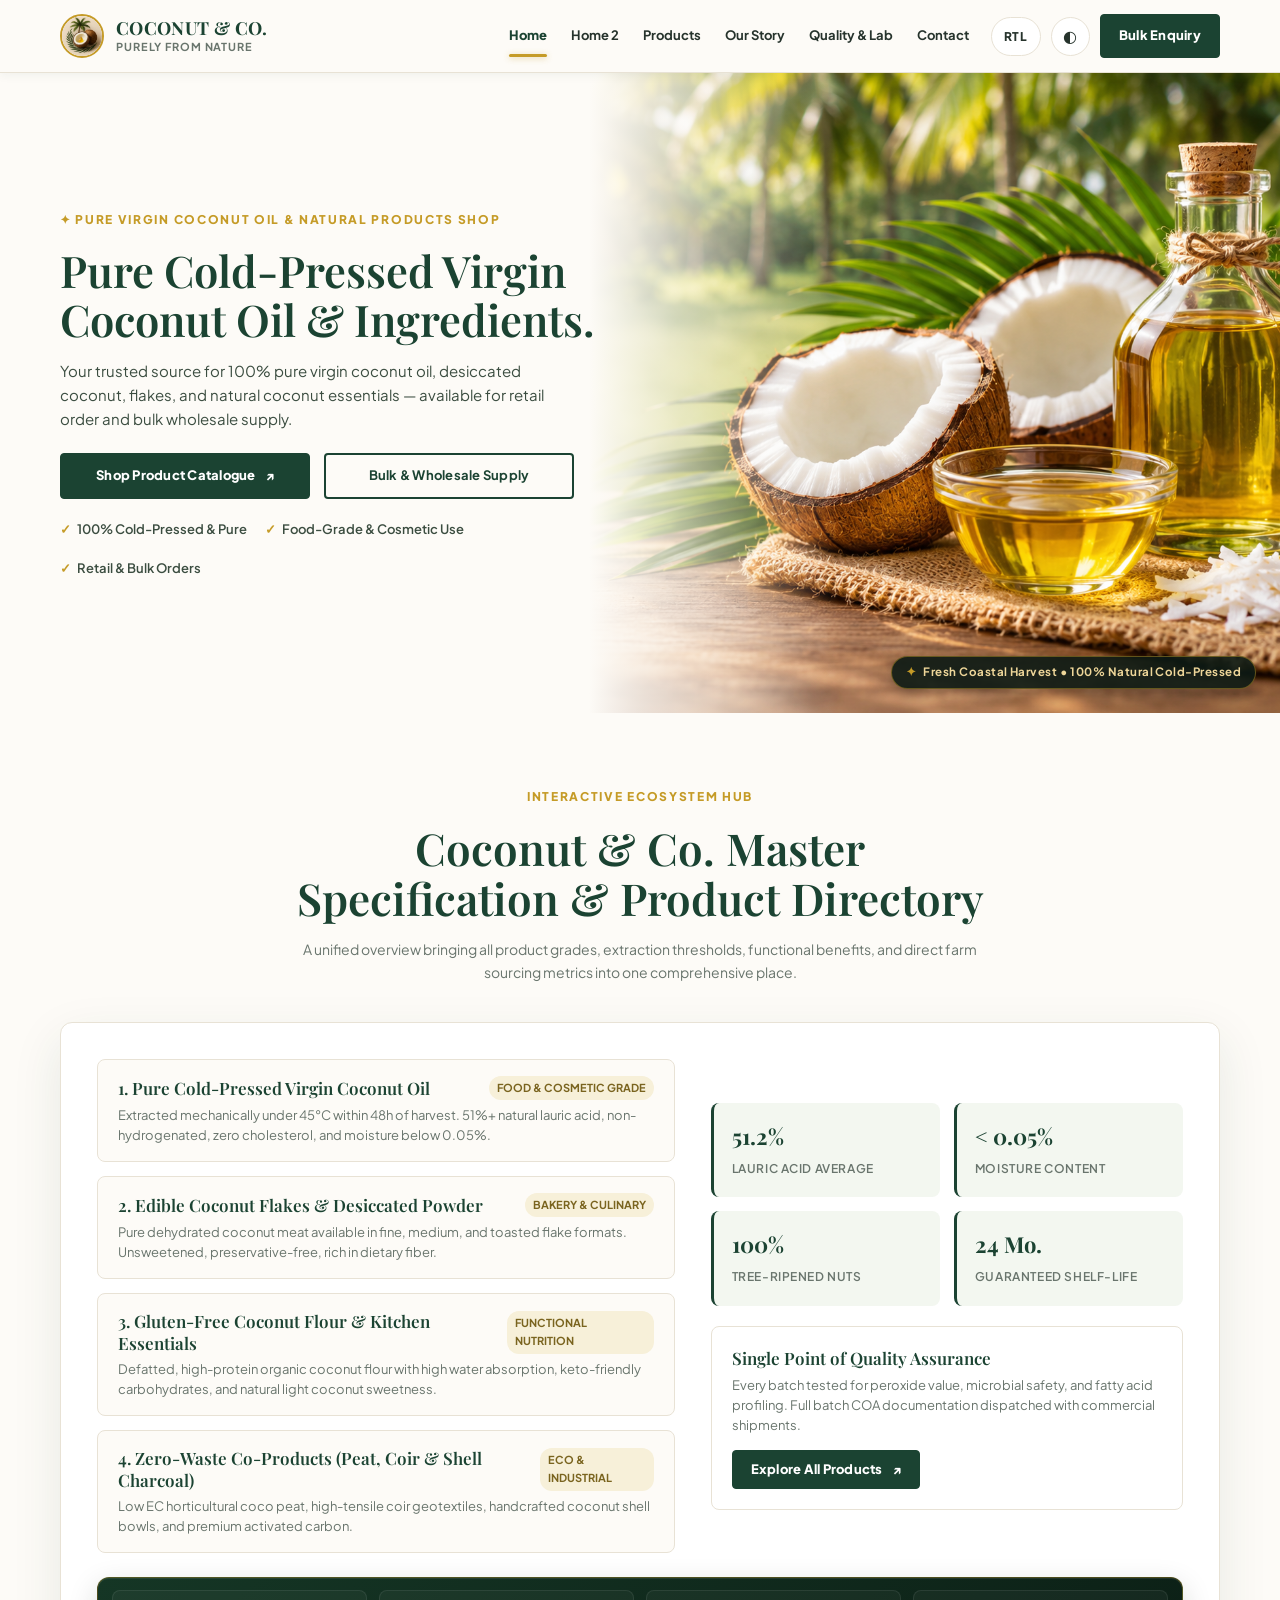
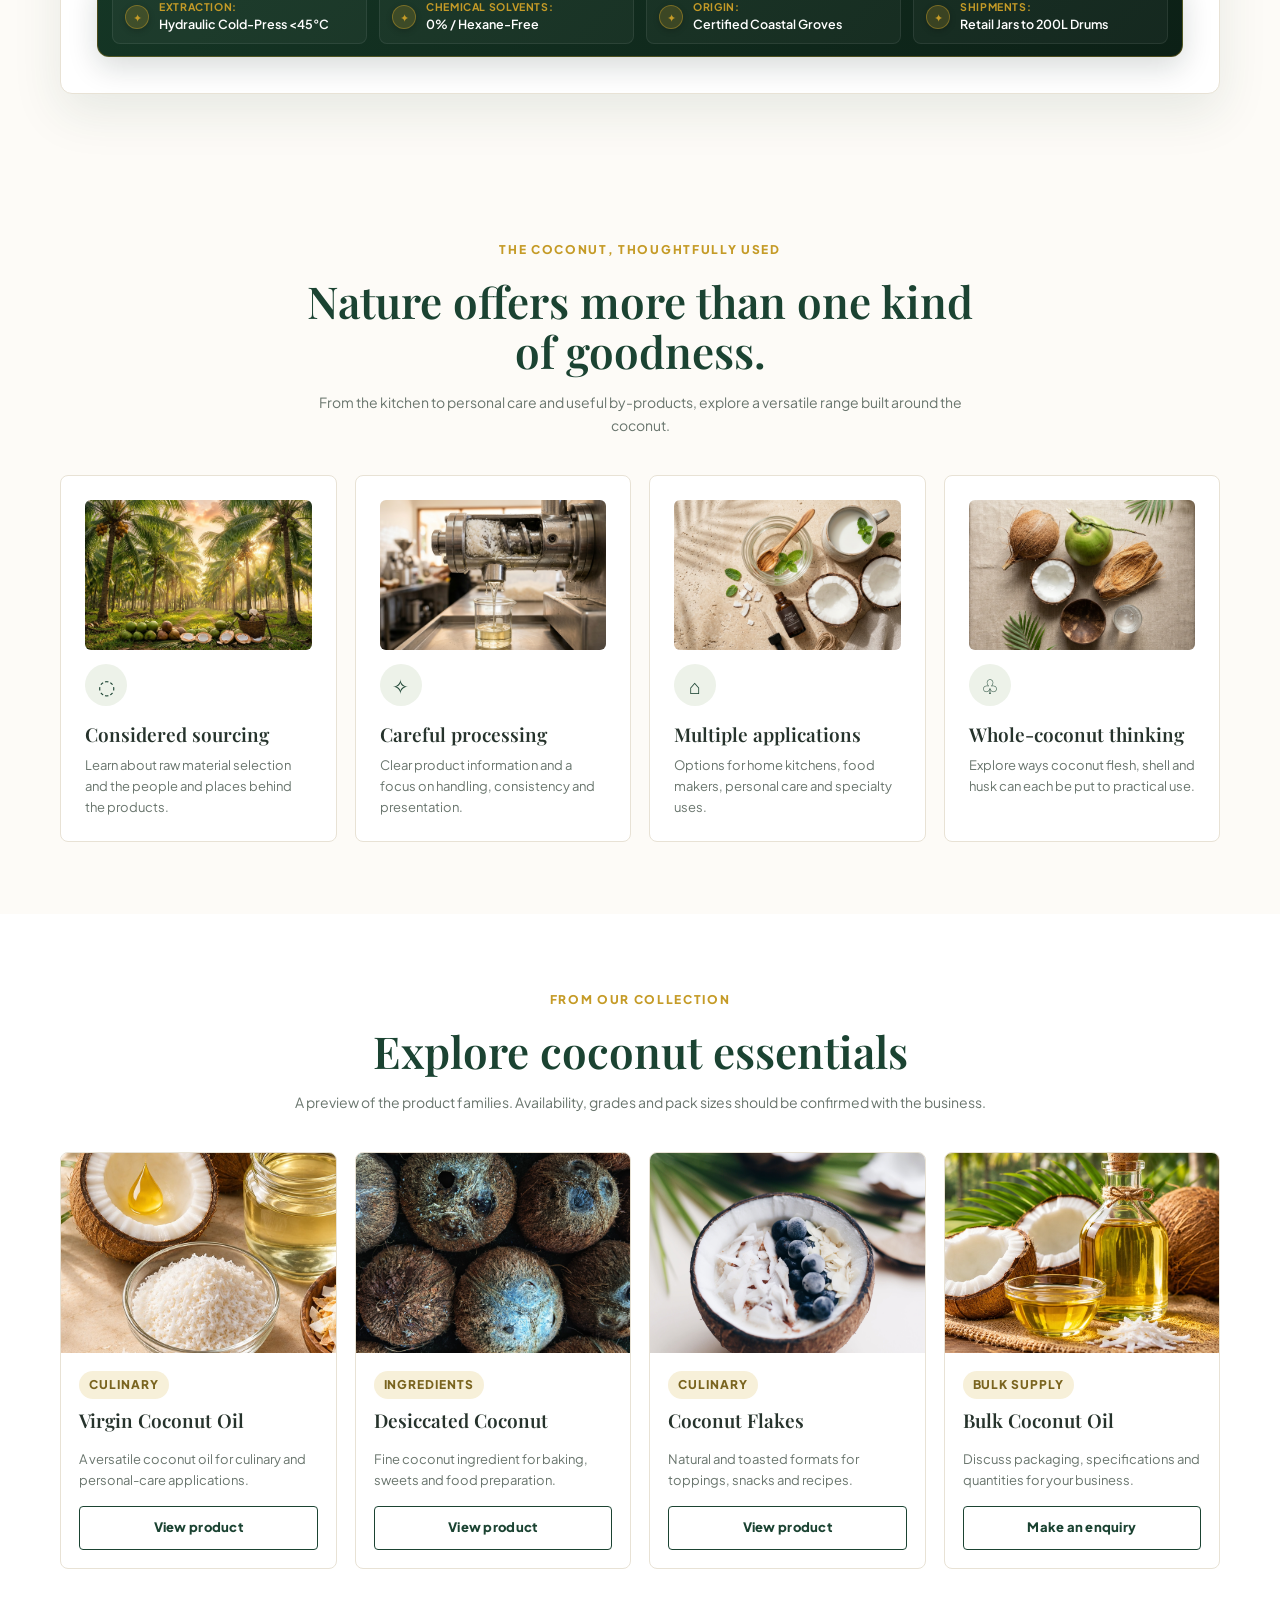
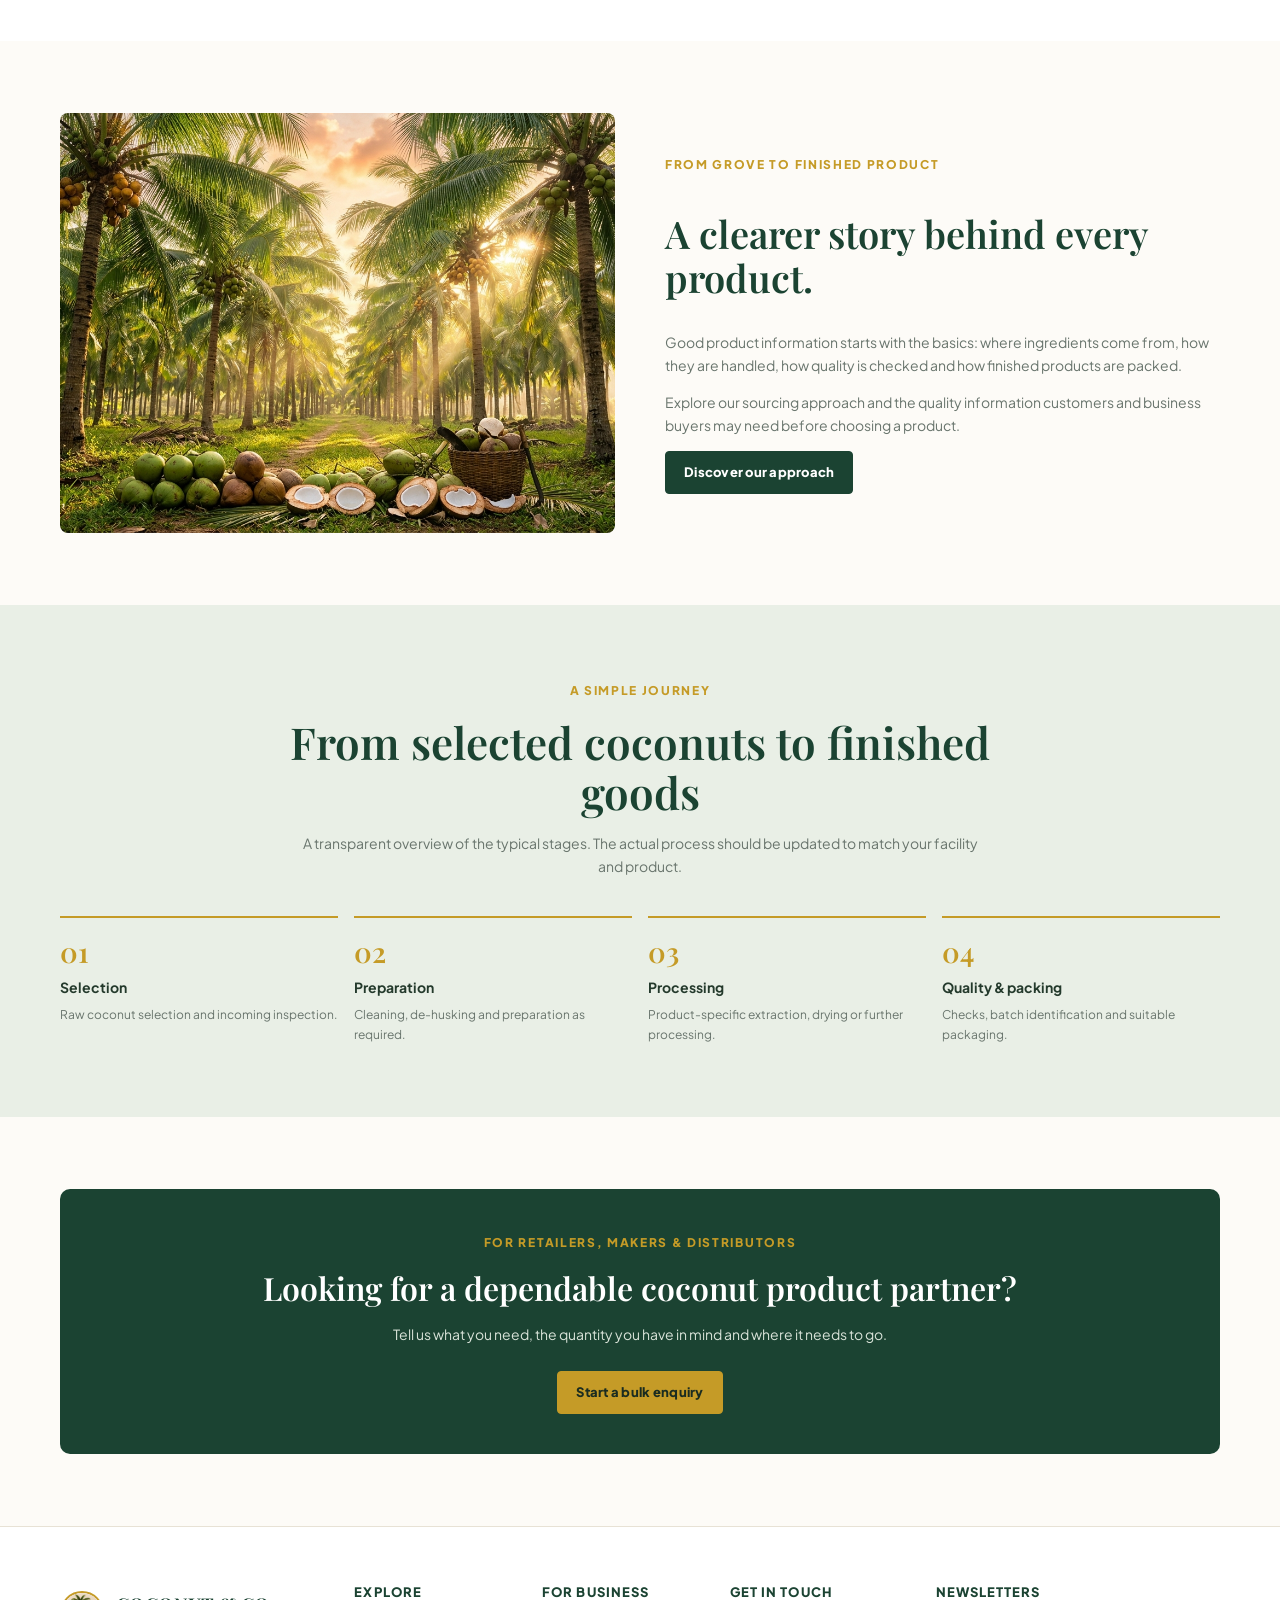
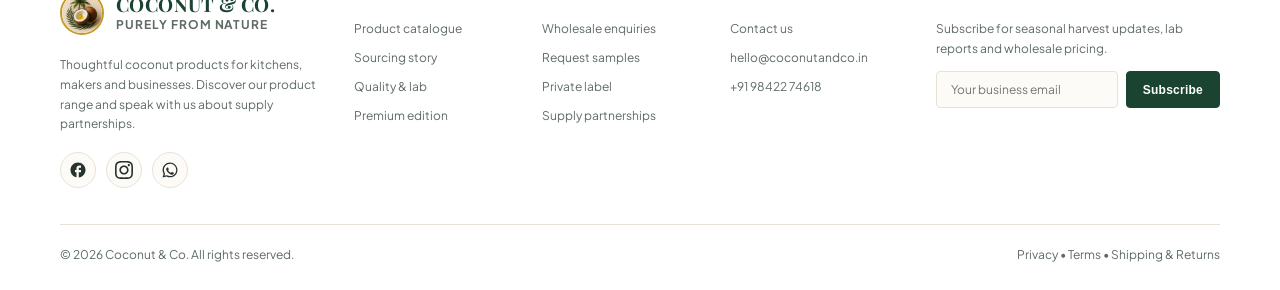
<file: index.html>
<!doctype html>
<html lang="en">

<head>
  <meta charset="utf-8">
  <meta name="viewport" content="width=device-width, initial-scale=1">
  <meta http-equiv="Cache-Control" content="no-cache, no-store, must-revalidate">
  <meta http-equiv="Pragma" content="no-cache">
  <meta http-equiv="Expires" content="0">
  <meta name="description"
    content="Shop 100% pure cold-pressed virgin coconut oil, desiccated coconut, flakes, and natural coconut products for retail and bulk wholesale supply.">
  <title>Pure Virgin Coconut Oil &amp; Natural Products | Coconut &amp; Co.</title>
  <link rel="icon" type="image/png" href="assets/images/favicon.png">
  <link rel="shortcut icon" href="favicon.ico">
  <link rel="stylesheet" href="css/style.css?v=13.0">
  <script>
    (function () {
      var d = localStorage.getItem('coconut-dir');
      if (d === 'rtl') document.documentElement.setAttribute('dir', 'rtl');
      var t = localStorage.getItem('coconut-theme');
      if (t === 'dark') document.documentElement.classList.add('dark');
    })();
  </script>
</head>

<body>
  <header>
    <div class="container nav">
      <a class="brand" href="index.html">
        <img src="assets/images/brand-mark.png" alt="Coconut and oil droplet brand mark">
        <span>
          <strong>COCONUT &amp; CO.</strong>
          <small>Purely from nature</small>
        </span>
      </a>
      <button class="menu-btn" id="menuToggle" aria-label="Open navigation">☰</button>
      <nav class="links" id="siteLinks">
        <a href="index.html" class="active">Home</a>
        <a href="home-premium.html">Home 2</a>
        <a href="products.html">Products</a>
        <a href="sourcing.html">Our Story</a>
        <a href="quality-lab.html">Quality &amp; Lab</a>
        <a href="contact.html">Contact</a>
        <div class="drawer-actions">
          <div class="drawer-toggles">
            <button class="iconbtn rtl-toggle" aria-label="Toggle text direction"
              title="Toggle RTL / LTR text direction">
              <span class="rtl-text">RTL</span>
            </button>
            <button class="iconbtn theme-toggle" aria-label="Toggle dark mode" title="Toggle theme">
              <span class="tool-icon">◐</span>
              <span class="theme-text">Theme</span>
            </button>
          </div>
          <a class="btn gold drawer-cta" href="bulk-enquiry.html">Bulk Enquiry</a>
        </div>
      </nav>
      <div class="nav-actions">
        <button class="iconbtn rtl-toggle" id="rtlToggle" aria-label="Toggle text direction"
          title="Toggle RTL / LTR text direction">RTL</button>
        <button class="iconbtn theme-toggle" id="themeToggle" aria-label="Toggle dark mode"
          title="Toggle theme">◐</button>
        <a class="btn" href="bulk-enquiry.html">Bulk Enquiry</a>
      </div>
    </div>
  </header>

  <main>
    <section class="hero">
      <div class="container">
        <div class="hero-split">
          <div class="hero-content">
            <div class="eyebrow">✦ Pure Virgin Coconut Oil &amp; Natural Products Shop</div>
            <h1>Pure Cold-Pressed Virgin Coconut Oil &amp; Ingredients.</h1>
            <p>Your trusted source for 100% pure virgin coconut oil, desiccated coconut, flakes, and natural coconut
              essentials — available for retail order and bulk wholesale supply.</p>
            <div class="hero-ctas btn-pair">
              <a class="btn" href="products.html">Shop Product Catalogue <span>↗</span></a>
              <a class="btn outline" href="bulk-enquiry.html">Bulk &amp; Wholesale Supply</a>
            </div>
            <div class="trustline">
              <span>100% Cold-Pressed &amp; Pure</span>
              <span>Food-Grade &amp; Cosmetic Use</span>
              <span>Retail &amp; Bulk Orders</span>
            </div>
          </div>
          <div class="hero-visual-pane">
            <div class="hero-image-wrap">
              <img src="assets/images/hero-coconut-oil.png"
                alt="Pure Cold-Pressed Virgin Coconut Oil in glass bottle with fresh cracked coconut, golden oil bowl, and natural coconut flakes"
                class="hero-img" loading="eager" fetchpriority="high">
              <div class="hero-image-badge">
                <span class="badge-dot">✦</span>
                <span>Fresh Coastal Harvest • 100% Natural Cold-Pressed</span>
              </div>
            </div>
          </div>
        </div>
      </div>
    </section>

    <!-- Unified Master Specification & Product Directory Hub -->
    <section style="background:var(--cream);padding:70px 0">
      <div class="container">
        <div class="section-head">
          <div class="eyebrow">Interactive Ecosystem Hub</div>
          <h2>Coconut &amp; Co. Master Specification &amp; Product Directory</h2>
          <p>A unified overview bringing all product grades, extraction thresholds, functional benefits, and direct farm
            sourcing metrics into one comprehensive place.</p>
        </div>
        <div class="index-summary-hub">
          <div class="hub-grid">
            <div class="hub-categories">
              <div class="hub-cat-item">
                <div class="hub-cat-head">
                  <h4>1. Pure Cold-Pressed Virgin Coconut Oil</h4>
                  <span class="hub-specs-badge">Food &amp; Cosmetic Grade</span>
                </div>
                <p>Extracted mechanically under 45°C within 48h of harvest. 51%+ natural lauric acid, non-hydrogenated,
                  zero cholesterol, and moisture below 0.05%.</p>
              </div>
              <div class="hub-cat-item">
                <div class="hub-cat-head">
                  <h4>2. Edible Coconut Flakes &amp; Desiccated Powder</h4>
                  <span class="hub-specs-badge">Bakery &amp; Culinary</span>
                </div>
                <p>Pure dehydrated coconut meat available in fine, medium, and toasted flake formats. Unsweetened,
                  preservative-free, rich in dietary fiber.</p>
              </div>
              <div class="hub-cat-item">
                <div class="hub-cat-head">
                  <h4>3. Gluten-Free Coconut Flour &amp; Kitchen Essentials</h4>
                  <span class="hub-specs-badge">Functional Nutrition</span>
                </div>
                <p>Defatted, high-protein organic coconut flour with high water absorption, keto-friendly carbohydrates,
                  and natural light coconut sweetness.</p>
              </div>
              <div class="hub-cat-item">
                <div class="hub-cat-head">
                  <h4>4. Zero-Waste Co-Products (Peat, Coir &amp; Shell Charcoal)</h4>
                  <span class="hub-specs-badge">Eco &amp; Industrial</span>
                </div>
                <p>Low EC horticultural coco peat, high-tensile coir geotextiles, handcrafted coconut shell bowls, and
                  premium activated carbon.</p>
              </div>
            </div>
            <div>
              <div class="hub-key-pillars">
                <div class="hub-pillar">
                  <span class="hub-pillar-val">51.2%</span>
                  <span class="hub-pillar-lbl">Lauric Acid Average</span>
                </div>
                <div class="hub-pillar">
                  <span class="hub-pillar-val">&lt; 0.05%</span>
                  <span class="hub-pillar-lbl">Moisture Content</span>
                </div>
                <div class="hub-pillar">
                  <span class="hub-pillar-val">100%</span>
                  <span class="hub-pillar-lbl">Tree-Ripened Nuts</span>
                </div>
                <div class="hub-pillar">
                  <span class="hub-pillar-val">24 Mo.</span>
                  <span class="hub-pillar-lbl">Guaranteed Shelf-Life</span>
                </div>
              </div>
              <div class="hub-qa-card">
                <h4 class="hub-qa-title">Single Point of Quality Assurance</h4>
                <p class="hub-qa-text">Every batch tested for peroxide value, microbial safety, and fatty acid profiling. Full batch COA documentation dispatched with commercial shipments.</p>
                <div style="margin-top:14px">
                  <a class="btn" href="products.html" style="font-size:13px;padding:8px 18px">Explore All Products <span>↗</span></a>
                </div>
              </div>
            </div>
          </div>
          <div class="hub-ticker">
            <div class="hub-ticker-item">
              <span class="ticker-dot">✦</span>
              <div class="ticker-text">
                <strong class="ticker-lbl">Extraction:</strong>
                <span class="ticker-val">Hydraulic Cold-Press &lt;45°C</span>
              </div>
            </div>
            <div class="hub-ticker-item">
              <span class="ticker-dot">✦</span>
              <div class="ticker-text">
                <strong class="ticker-lbl">Chemical Solvents:</strong>
                <span class="ticker-val">0% / Hexane-Free</span>
              </div>
            </div>
            <div class="hub-ticker-item">
              <span class="ticker-dot">✦</span>
              <div class="ticker-text">
                <strong class="ticker-lbl">Origin:</strong>
                <span class="ticker-val">Certified Coastal Groves</span>
              </div>
            </div>
            <div class="hub-ticker-item">
              <span class="ticker-dot">✦</span>
              <div class="ticker-text">
                <strong class="ticker-lbl">Shipments:</strong>
                <span class="ticker-val">Retail Jars to 200L Drums</span>
              </div>
            </div>
          </div>
        </div>
      </div>
    </section>

    <section>
      <div class="container">
        <div class="section-head">
          <div class="eyebrow">The coconut, thoughtfully used</div>
          <h2>Nature offers more than one kind of goodness.</h2>
          <p>From the kitchen to personal care and useful by-products, explore a versatile range built around the
            coconut.</p>
        </div>
        <div class="grid">
          <div class="feature">
            <img src="assets/images/sourcing-plantation.jpg" alt="Sunlit tropical coconut grove plantation"
              loading="lazy">
            <div class="symbol">◌</div>
            <h3>Considered sourcing</h3>
            <p>Learn about raw material selection and the people and places behind the products.</p>
          </div>
          <div class="feature">
            <img src="assets/images/cold-press-extraction.jpg" alt="Pristine cold-press coconut oil expeller extraction"
              loading="lazy">
            <div class="symbol">✧</div>
            <h3>Careful processing</h3>
            <p>Clear product information and a focus on handling, consistency and presentation.</p>
          </div>
          <div class="feature">
            <img src="assets/images/coconut-applications.jpg"
              alt="Culinary, skincare and lifestyle applications of virgin coconut oil" loading="lazy">
            <div class="symbol">⌂</div>
            <h3>Multiple applications</h3>
            <p>Options for home kitchens, food makers, personal care and specialty uses.</p>
          </div>
          <div class="feature">
            <img src="assets/images/whole-coconut-components.jpg"
              alt="Whole coconut anatomy: fresh meat, shell, coir husk, and coconut water" loading="lazy">
            <div class="symbol">♧</div>
            <h3>Whole-coconut thinking</h3>
            <p>Explore ways coconut flesh, shell and husk can each be put to practical use.</p>
          </div>
        </div>
      </div>
    </section>

    <section style="background:var(--white)">
      <div class="container">
        <div class="section-head">
          <div class="eyebrow">From our collection</div>
          <h2>Explore coconut essentials</h2>
          <p>A preview of the product families. Availability, grades and pack sizes should be confirmed with the
            business.</p>
        </div>
        <div class="product-grid">
          <article class="product">
            <img src="assets/images/virgin-coconut-oil.jpg" alt="Virgin coconut oil with fresh coconut">
            <div class="product-body">
              <span class="tag">Culinary</span>
              <h3>Virgin Coconut Oil</h3>
              <p>A versatile coconut oil for culinary and personal-care applications.</p>
              <a class="btn outline" href="products.html">View product</a>
            </div>
          </article>
          <article class="product">
            <img src="assets/images/deci.jpg" alt="Desiccated coconut powder">
            <div class="product-body">
              <span class="tag">Ingredients</span>
              <h3>Desiccated Coconut</h3>
              <p>Fine coconut ingredient for baking, sweets and food preparation.</p>
              <a class="btn outline" href="products.html">View product</a>
            </div>
          </article>
          <article class="product">
            <img src="assets/images/cofl.jpg" alt="Toasted coconut flakes">
            <div class="product-body">
              <span class="tag">Culinary</span>
              <h3>Coconut Flakes</h3>
              <p>Natural and toasted formats for toppings, snacks and recipes.</p>
              <a class="btn outline" href="products.html">View product</a>
            </div>
          </article>
          <article class="product">
            <img src="assets/images/coconut-oil-bottle.jpg" alt="Coconut oil in glass bottle">
            <div class="product-body">
              <span class="tag">Bulk supply</span>
              <h3>Bulk Coconut Oil</h3>
              <p>Discuss packaging, specifications and quantities for your business.</p>
              <a class="btn outline" href="bulk-enquiry.html">Make an enquiry</a>
            </div>
          </article>
        </div>
      </div>
    </section>

    <section>
      <div class="container split">
        <img src="assets/images/coconut-plantation-harvest.jpg" alt="Lush tropical coconut plantation and farm harvest"
          loading="lazy">
        <div>
          <div class="eyebrow">From grove to finished product</div>
          <h2>A clearer story behind every product.</h2>
          <p>Good product information starts with the basics: where ingredients come from, how they are handled, how
            quality is checked and how finished products are packed.</p>
          <p>Explore our sourcing approach and the quality information customers and business buyers may need before
            choosing a product.</p>
          <a class="btn" href="sourcing.html">Discover our approach</a>
        </div>
      </div>
    </section>

    <section class="band">
      <div class="container">
        <div class="section-head">
          <div class="eyebrow">A simple journey</div>
          <h2>From selected coconuts to finished goods</h2>
          <p>A transparent overview of the typical stages. The actual process should be updated to match your facility
            and product.</p>
        </div>
        <div class="steps">
          <div class="step">
            <b>01</b>
            <h3>Selection</h3>
            <p>Raw coconut selection and incoming inspection.</p>
          </div>
          <div class="step">
            <b>02</b>
            <h3>Preparation</h3>
            <p>Cleaning, de-husking and preparation as required.</p>
          </div>
          <div class="step">
            <b>03</b>
            <h3>Processing</h3>
            <p>Product-specific extraction, drying or further processing.</p>
          </div>
          <div class="step">
            <b>04</b>
            <h3>Quality &amp; packing</h3>
            <p>Checks, batch identification and suitable packaging.</p>
          </div>
        </div>
      </div>
    </section>

    <section>
      <div class="container quote">
        <div class="eyebrow">For retailers, makers &amp; distributors</div>
        <h2>Looking for a dependable coconut product partner?</h2>
        <p>Tell us what you need, the quantity you have in mind and where it needs to go.</p>
        <a class="btn" href="bulk-enquiry.html">Start a bulk enquiry</a>
      </div>
    </section>
  </main>

  <footer>
    <div class="container">
      <div class="footer-grid">
        <div class="footer-col footer-brand-col">
          <a class="brand" href="index.html">
            <img src="assets/images/brand-mark.png" alt="Coconut and oil droplet brand mark">
            <span>
              <strong>COCONUT &amp; CO.</strong>
              <small>Purely from nature</small>
            </span>
          </a>
          <p>Thoughtful coconut products for kitchens, makers and businesses. Discover our product range and speak with
            us about supply partnerships.</p>
          <div class="social-links" aria-label="Social media links">
            <a href="https://facebook.com" target="_blank" rel="noopener" class="social-btn" aria-label="Facebook">
              <svg width="18" height="18" viewBox="0 0 24 24" fill="currentColor">
                <path
                  d="M22 12c0-5.52-4.48-10-10-10S2 6.48 2 12c0 4.84 3.44 8.87 8 9.8V15H8v-3h2V9.5C10 7.57 11.57 6 13.5 6H16v3h-2c-.55 0-1 .45-1 1v2h3v3h-3v6.95C18.05 21.45 22 17.19 22 12z" />
              </svg>
            </a>
            <a href="https://instagram.com" target="_blank" rel="noopener" class="social-btn" aria-label="Instagram">
              <svg width="18" height="18" viewBox="0 0 24 24" fill="currentColor">
                <path
                  d="M12 2.163c3.204 0 3.584.012 4.85.07 3.252.148 4.771 1.691 4.919 4.919.058 1.265.069 1.645.069 4.849 0 3.205-.012 3.584-.069 4.849-.149 3.225-1.664 4.771-4.919 4.919-1.266.058-1.644.07-4.85.07-3.204 0-3.584-.012-4.849-.07-3.26-.149-4.771-1.699-4.919-4.92-.058-1.265-.07-1.644-.07-4.849 0-3.204.013-3.583.07-4.849.149-3.227 1.664-4.771 4.919-4.919 1.266-.057 1.645-.069 4.849-.069zm0-2.163c-3.259 0-3.667.014-4.947.072-4.358.2-6.78 2.618-6.98 6.98-.059 1.281-.073 1.689-.073 4.948 0 3.259.014 3.668.072 4.948.2 4.358 2.618 6.78 6.98 6.98 1.281.058 1.689.072 4.948.072 3.259 0 3.668-.014 4.948-.072 4.354-.2 6.782-2.618 6.979-6.98.059-1.28.073-1.689.073-4.948 0-3.259-.014-3.667-.072-4.947-.196-4.354-2.617-6.78-6.979-6.98-1.281-.059-1.69-.073-4.949-.073zm0 5.838c-3.403 0-6.162 2.759-6.162 6.162s2.759 6.163 6.162 6.163 6.162-2.759 6.162-6.163c0-3.403-2.759-6.162-6.162-6.162zm0 10.162c-2.209 0-4-1.79-4-4 0-2.209 1.791-4 4-4s4 1.791 4 4c0 2.21-1.791 4-4 4zm6.406-11.845c-.796 0-1.441.645-1.441 1.44s.645 1.44 1.441 1.44c.795 0 1.439-.645 1.439-1.44s-.644-1.44-1.439-1.44z" />
              </svg>
            </a>
            <a href="https://wa.me/919842274618" target="_blank" rel="noopener" class="social-btn"
              aria-label="WhatsApp">
              <svg width="18" height="18" viewBox="0 0 24 24" fill="currentColor">
                <path
                  d="M12.04 2c-5.46 0-9.91 4.45-9.91 9.91 0 1.75.46 3.45 1.32 4.95L2.05 22l5.25-1.38c1.45.79 3.08 1.21 4.74 1.21 5.46 0 9.91-4.45 9.91-9.91 0-2.65-1.03-5.14-2.9-7.01A9.816 9.816 0 0 0 12.04 2zm.01 1.67c2.2 0 4.26.86 5.82 2.42a8.204 8.204 0 0 1 2.41 5.82c0 4.54-3.7 8.24-8.24 8.24-1.42 0-2.82-.37-4.06-1.07l-.29-.17-3.12.82.83-3.04-.19-.3a8.21 8.21 0 0 1-1.26-4.48c0-4.54 3.7-8.24 8.24-8.24zm4.52 11.66c-.25-.12-1.47-.72-1.7-.81-.23-.08-.39-.12-.56.12-.17.25-.64.81-.79.97-.14.17-.29.19-.54.06-.25-.12-1.05-.39-2-1.23-.74-.66-1.24-1.47-1.39-1.72-.14-.25-.02-.38.11-.5.11-.11.25-.29.37-.43.12-.14.17-.25.25-.41.08-.17.04-.31-.02-.43-.06-.12-.56-1.34-.76-1.84-.2-.48-.4-.42-.56-.43h-.47c-.17 0-.44.06-.67.31-.23.25-.88.86-.88 2.1 0 1.24.9 2.45 1.03 2.61.12.17 1.77 2.71 4.3 3.8 2.52 1.08 2.52.72 2.98.68.46-.05 1.47-.6 1.68-1.18.21-.58.21-1.07.15-1.18-.06-.12-.22-.19-.47-.31z" />
              </svg>
            </a>
          </div>
        </div>
        <div class="footer-col">
          <h4>Explore</h4>
          <a href="products.html">Product catalogue</a>
          <a href="sourcing.html">Sourcing story</a>
          <a href="quality-lab.html">Quality &amp; lab</a>
          <a href="home-premium.html">Premium edition</a>
        </div>
        <div class="footer-col">
          <h4>For business</h4>
          <a href="bulk-enquiry.html">Wholesale enquiries</a>
          <a href="bulk-enquiry.html#samples">Request samples</a>
          <a href="bulk-enquiry.html#private-label">Private label</a>
          <a href="contact.html">Supply partnerships</a>
        </div>
        <div class="footer-col">
          <h4>Get in touch</h4>
          <a href="contact.html">Contact us</a>
          <a href="mailto:hello@coconutandco.in">hello@coconutandco.in</a>
          <a href="tel:+919842274618">+91 98422 74618</a>
        </div>
        <div class="footer-col footer-newsletter-col">
          <h4>Newsletters</h4>
          <p>Subscribe for seasonal harvest updates, lab reports and wholesale pricing.</p>
          <form class="newsletter-form" data-newsletter>
            <input type="email" placeholder="Your business email" required aria-label="Email address">
            <button class="btn" type="submit">Subscribe</button>
          </form>
          <div class="newsletter-success" hidden>✓ Thank you! You are subscribed.</div>
        </div>
      </div>
      <div class="footer-bottom">
        <span>© 2026 Coconut &amp; Co. All rights reserved.</span>
        <span>Privacy • Terms • Shipping &amp; Returns</span>
      </div>
    </div>
  </footer>

  <!-- Move to Top Floating Button -->
  <button type="button" class="scroll-top" id="scrollTopBtn" aria-label="Back to top" title="Back to top">
    <svg width="20" height="20" viewBox="0 0 24 24" fill="none" stroke="currentColor" stroke-width="2.5"
      stroke-linecap="round" stroke-linejoin="round">
      <polyline points="18 15 12 9 6 15"></polyline>
    </svg>
  </button>
  <script src="js/main.js?v=13.0"></script>

</body>

</html>
</file>
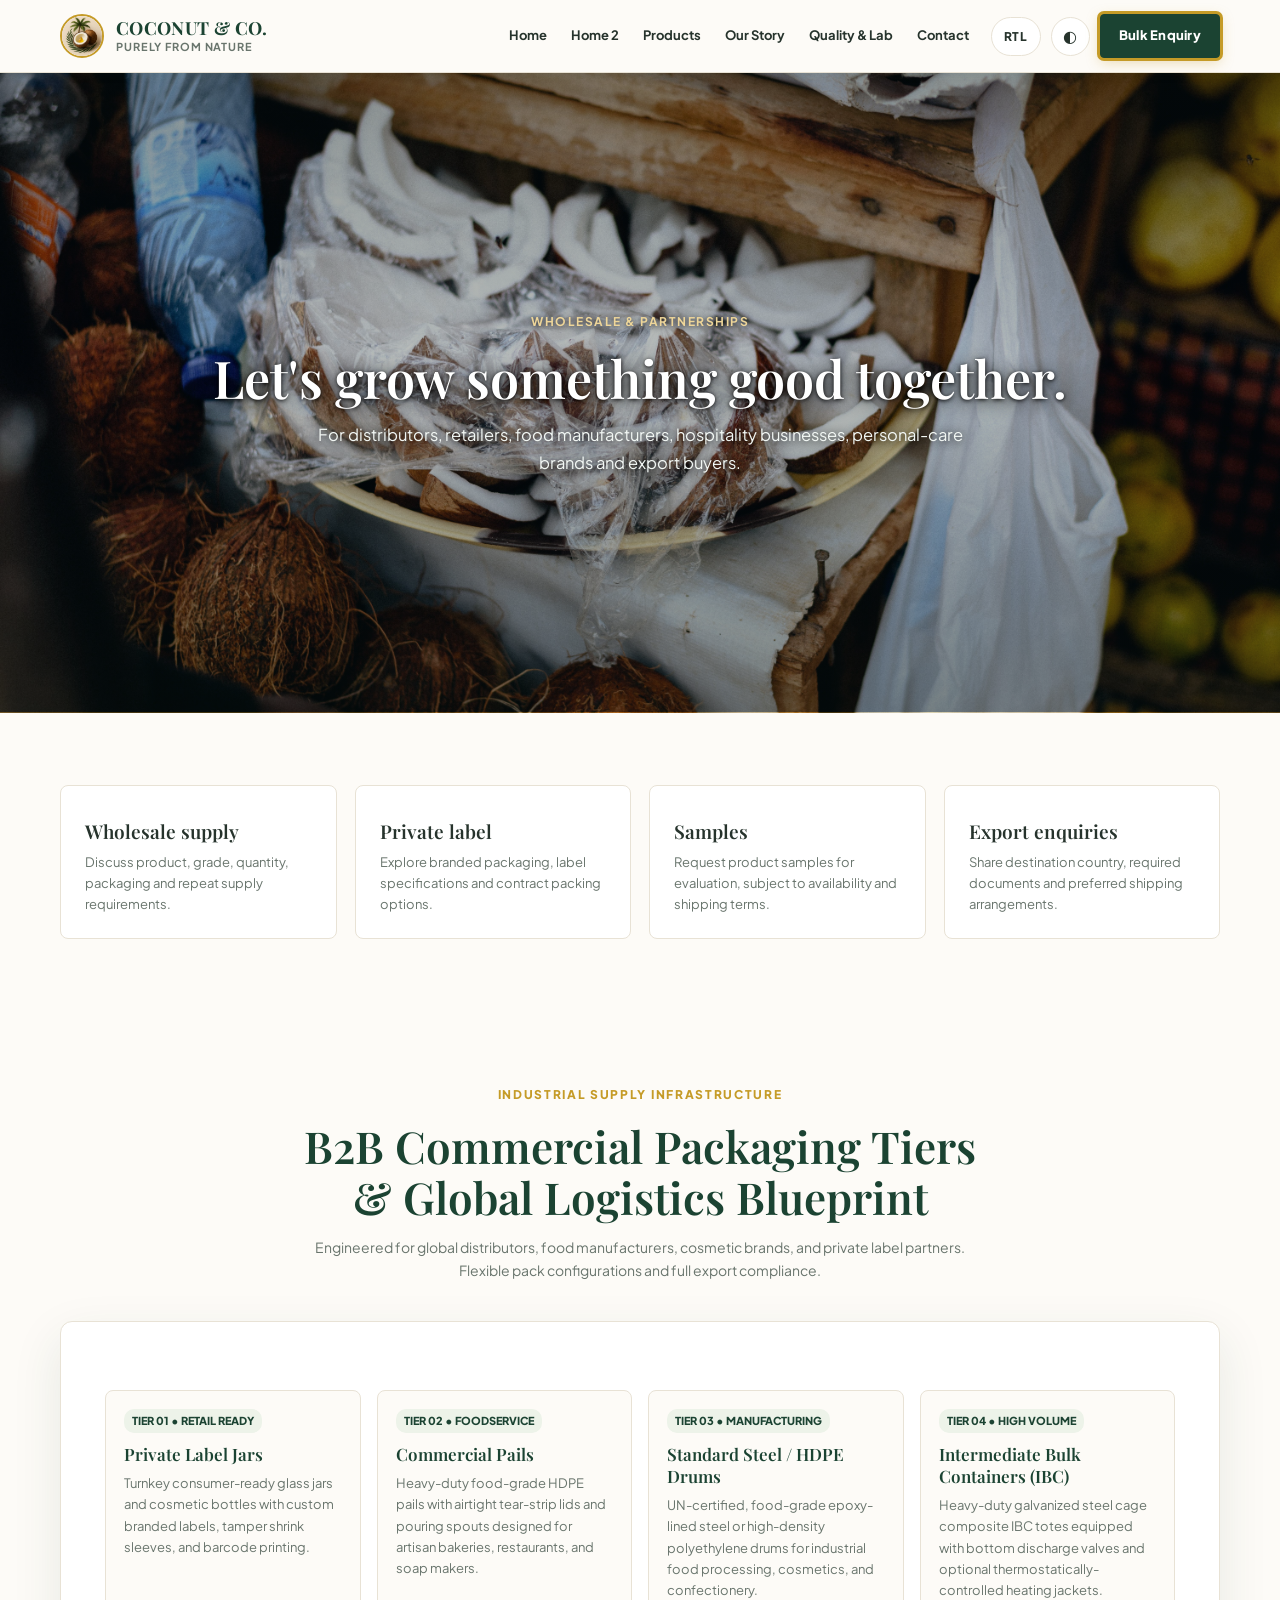
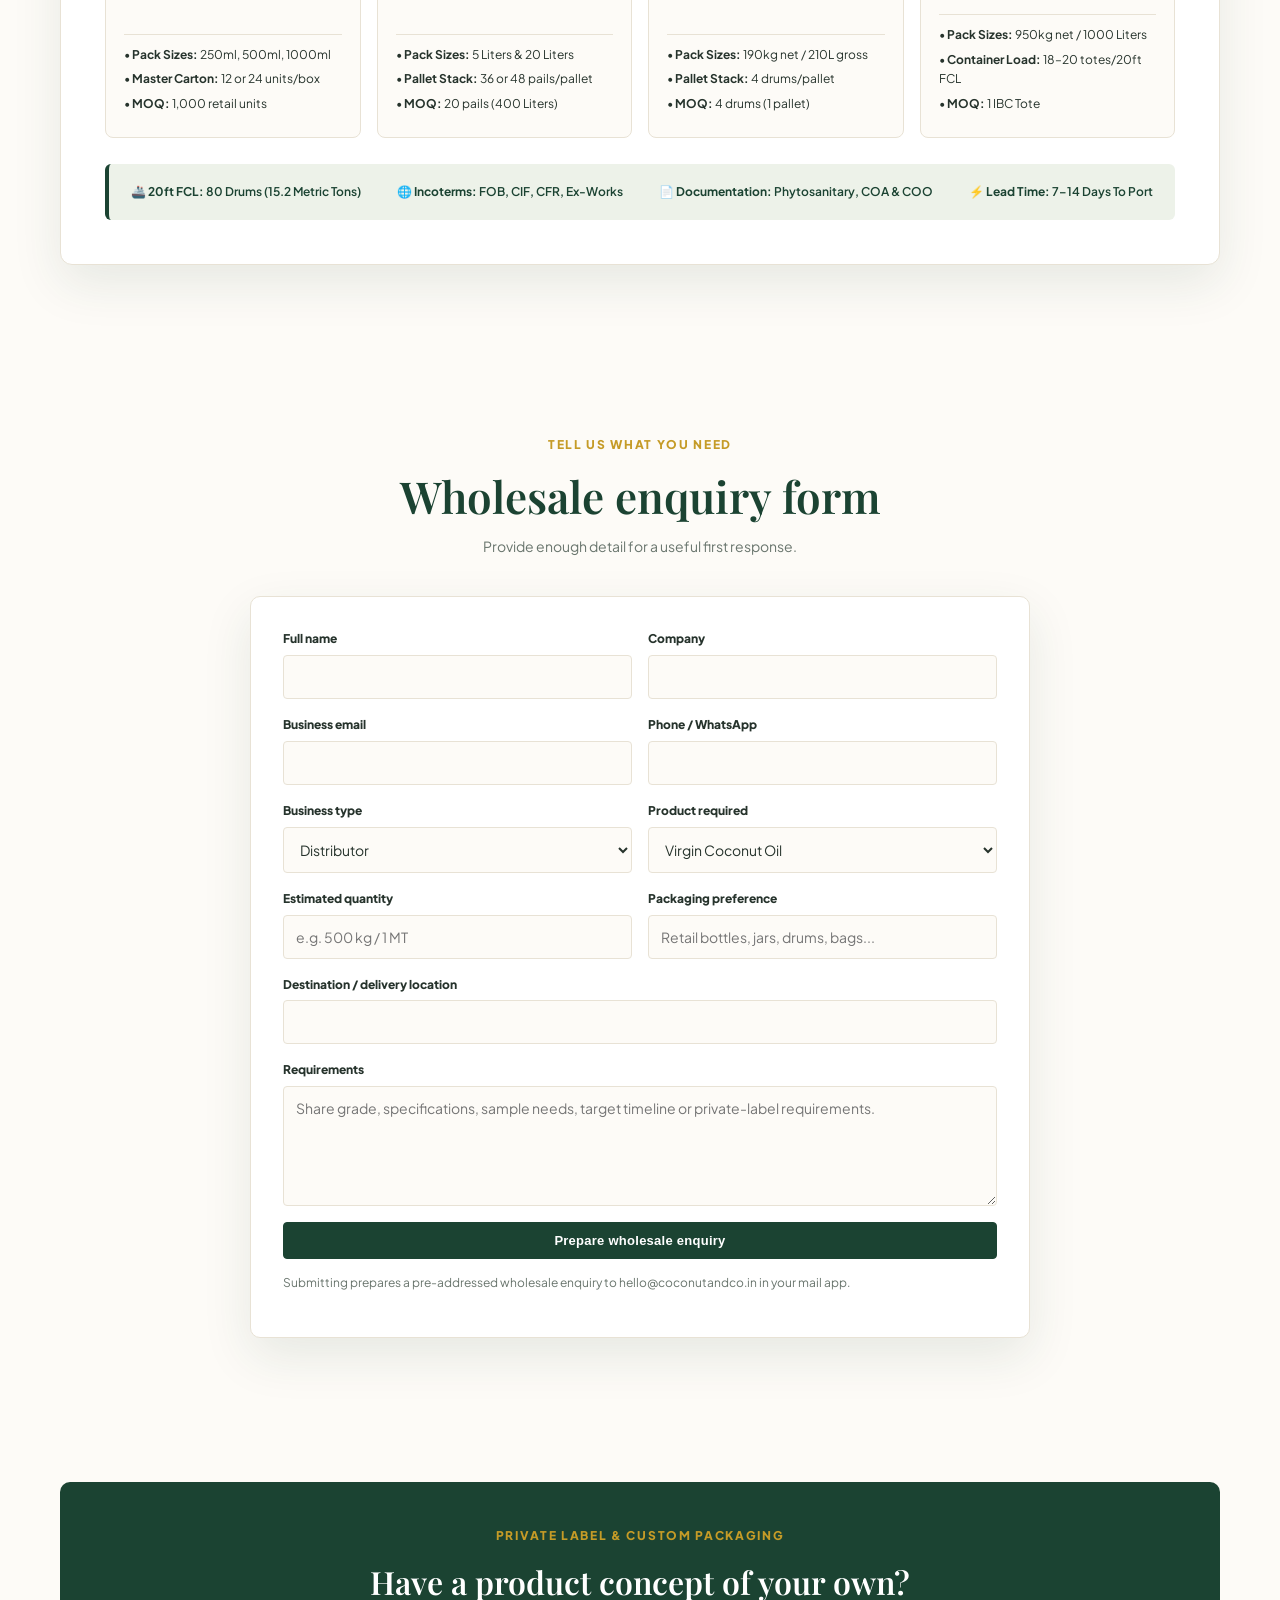
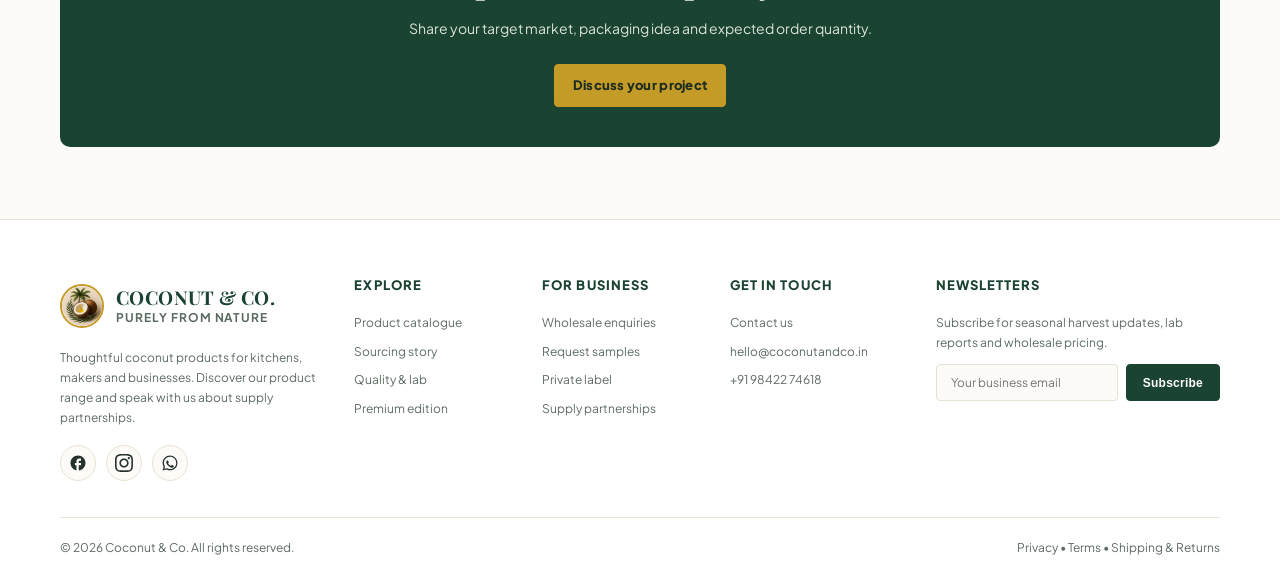
<file: bulk-enquiry.html>
<!doctype html>
<html lang="en">

<head>
  <meta charset="utf-8">
  <meta name="viewport" content="width=device-width, initial-scale=1">
  <meta http-equiv="Cache-Control" content="no-cache, no-store, must-revalidate">
  <meta http-equiv="Pragma" content="no-cache">
  <meta http-equiv="Expires" content="0">
  <meta name="description" content="Explore coconut oil and coconut products, sourcing, quality and wholesale supply.">
    <title>Wholesale, Private Label &amp; Bulk Supply | Coconut &amp; Co.</title>
  <link rel="icon" type="image/png" href="assets/images/favicon.png">
  <link rel="shortcut icon" href="favicon.ico">
  <link rel="stylesheet" href="css/style.css?v=13.0">
  <script>
    (function () {
      var d = localStorage.getItem('coconut-dir');
      if (d === 'rtl') document.documentElement.setAttribute('dir', 'rtl');
      var t = localStorage.getItem('coconut-theme');
      if (t === 'dark') document.documentElement.classList.add('dark');
    })();
  </script>
</head>

<body>
  <header>
    <div class="container nav">
      <a class="brand" href="index.html">
        <img src="assets/images/brand-mark.png" alt="Coconut and oil droplet brand mark">
        <span>
          <strong>COCONUT &amp; CO.</strong>
          <small>Purely from nature</small>
        </span>
      </a>
      <button class="menu-btn" id="menuToggle" aria-label="Open navigation">☰</button>
      <nav class="links" id="siteLinks">
        <a href="index.html">Home</a>
        <a href="home-premium.html">Home 2</a>
        <a href="products.html">Products</a>
        <a href="sourcing.html">Our Story</a>
        <a href="quality-lab.html">Quality &amp; Lab</a>
        <a href="contact.html">Contact</a>
        <div class="drawer-actions">
          <div class="drawer-toggles">
            <button class="iconbtn rtl-toggle" aria-label="Toggle text direction" title="Toggle RTL / LTR text direction">
              <span class="rtl-text">RTL</span>
            </button>
            <button class="iconbtn theme-toggle" aria-label="Toggle dark mode" title="Toggle theme">
              <span class="tool-icon">◐</span>
              <span class="theme-text">Theme</span>
            </button>
          </div>
          <a class="btn gold drawer-cta active" href="bulk-enquiry.html">Bulk Enquiry</a>
        </div>
      </nav>
      <div class="nav-actions">
        <button class="iconbtn rtl-toggle" id="rtlToggle" aria-label="Toggle text direction"
          title="Toggle RTL / LTR text direction">RTL</button>
        <button class="iconbtn theme-toggle" id="themeToggle" aria-label="Toggle dark mode" title="Toggle theme">◐</button>
        <a class="btn active" href="bulk-enquiry.html">Bulk Enquiry</a>
      </div>
    </div>
  </header>

  <main>
    <div class="page-hero has-photo h5">
      <div class="container">
        <div class="eyebrow">Wholesale &amp; partnerships</div>
        <h1>Let's grow something good together.</h1>
        <p>For distributors, retailers, food manufacturers, hospitality businesses, personal-care brands and export
          buyers.</p>
      </div>
    </div>

    <section>
      <div class="container">
        <div class="grid">
          <div class="feature">
            <h3>Wholesale supply</h3>
            <p>Discuss product, grade, quantity, packaging and repeat supply requirements.</p>
          </div>
          <div class="feature">
            <h3>Private label</h3>
            <p>Explore branded packaging, label specifications and contract packing options.</p>
          </div>
          <div class="feature">
            <h3>Samples</h3>
            <p>Request product samples for evaluation, subject to availability and shipping terms.</p>
          </div>
          <div class="feature">
            <h3>Export enquiries</h3>
            <p>Share destination country, required documents and preferred shipping arrangements.</p>
          </div>
        </div>
      </div>
    </section>

    <!-- Commercial Packaging Tiers & Global Export Logistics Blueprint -->
    <section style="background:var(--cream);padding:70px 0">
      <div class="container">
        <div class="section-head">
          <div class="eyebrow">Industrial Supply Infrastructure</div>
          <h2>B2B Commercial Packaging Tiers &amp; Global Logistics Blueprint</h2>
          <p>Engineered for global distributors, food manufacturers, cosmetic brands, and private label partners. Flexible pack configurations and full export compliance.</p>
        </div>
        <div class="bulk-logistics-hub">
          <div class="logistics-tier-grid">
            <div class="logistics-tier-card">
              <span class="tier-badge">Tier 01 • Retail Ready</span>
              <h4>Private Label Jars</h4>
              <p>Turnkey consumer-ready glass jars and cosmetic bottles with custom branded labels, tamper shrink sleeves, and barcode printing.</p>
              <ul class="tier-spec-list">
                <li>• <b>Pack Sizes:</b> 250ml, 500ml, 1000ml</li>
                <li>• <b>Master Carton:</b> 12 or 24 units/box</li>
                <li>• <b>MOQ:</b> 1,000 retail units</li>
              </ul>
            </div>
            <div class="logistics-tier-card">
              <span class="tier-badge">Tier 02 • Foodservice</span>
              <h4>Commercial Pails</h4>
              <p>Heavy-duty food-grade HDPE pails with airtight tear-strip lids and pouring spouts designed for artisan bakeries, restaurants, and soap makers.</p>
              <ul class="tier-spec-list">
                <li>• <b>Pack Sizes:</b> 5 Liters &amp; 20 Liters</li>
                <li>• <b>Pallet Stack:</b> 36 or 48 pails/pallet</li>
                <li>• <b>MOQ:</b> 20 pails (400 Liters)</li>
              </ul>
            </div>
            <div class="logistics-tier-card">
              <span class="tier-badge">Tier 03 • Manufacturing</span>
              <h4>Standard Steel / HDPE Drums</h4>
              <p>UN-certified, food-grade epoxy-lined steel or high-density polyethylene drums for industrial food processing, cosmetics, and confectionery.</p>
              <ul class="tier-spec-list">
                <li>• <b>Pack Sizes:</b> 190kg net / 210L gross</li>
                <li>• <b>Pallet Stack:</b> 4 drums/pallet</li>
                <li>• <b>MOQ:</b> 4 drums (1 pallet)</li>
              </ul>
            </div>
            <div class="logistics-tier-card">
              <span class="tier-badge">Tier 04 • High Volume</span>
              <h4>Intermediate Bulk Containers (IBC)</h4>
              <p>Heavy-duty galvanized steel cage composite IBC totes equipped with bottom discharge valves and optional thermostatically-controlled heating jackets.</p>
              <ul class="tier-spec-list">
                <li>• <b>Pack Sizes:</b> 950kg net / 1000 Liters</li>
                <li>• <b>Container Load:</b> 18–20 totes/20ft FCL</li>
                <li>• <b>MOQ:</b> 1 IBC Tote</li>
              </ul>
            </div>
          </div>
          <div class="export-capabilities-banner">
            <div class="export-pill">🚢 <b>20ft FCL:</b> 80 Drums (15.2 Metric Tons)</div>
            <div class="export-pill">🌐 <b>Incoterms:</b> FOB, CIF, CFR, Ex-Works</div>
            <div class="export-pill">📄 <b>Documentation:</b> Phytosanitary, COA &amp; COO</div>
            <div class="export-pill">⚡ <b>Lead Time:</b> 7–14 Days To Port</div>
          </div>
        </div>
      </div>
    </section>

    <section id="samples">
      <div class="container">
        <div class="section-head">
          <div class="eyebrow">Tell us what you need</div>
          <h2>Wholesale enquiry form</h2>
          <p>Provide enough detail for a useful first response.</p>
        </div>
        <div class="form-wrap">
          <form data-mailto data-subject="Wholesale coconut product enquiry" data-email="hello@coconutandco.in">
            <div class="form-grid">
              <div class="field">
                <label>Full name</label>
                <input name="Name" required>
              </div>
              <div class="field">
                <label>Company</label>
                <input name="Company">
              </div>
              <div class="field">
                <label>Business email</label>
                <input type="email" name="Email" required>
              </div>
              <div class="field">
                <label>Phone / WhatsApp</label>
                <input name="Phone">
              </div>
              <div class="field">
                <label>Business type</label>
                <select name="Business type">
                  <option>Distributor</option>
                  <option>Retailer</option>
                  <option>Food manufacturer</option>
                  <option>Hotel / restaurant</option>
                  <option>Personal-care brand</option>
                  <option>Exporter / importer</option>
                  <option>Other</option>
                </select>
              </div>
              <div class="field">
                <label>Product required</label>
                <select name="Product">
                  <option>Virgin Coconut Oil</option>
                  <option>Desiccated Coconut</option>
                  <option>Coconut Flakes</option>
                  <option>Coconut Flour</option>
                  <option>Other / multiple products</option>
                </select>
              </div>
              <div class="field">
                <label>Estimated quantity</label>
                <input name="Quantity" placeholder="e.g. 500 kg / 1 MT">
              </div>
              <div class="field">
                <label>Packaging preference</label>
                <input name="Packaging" placeholder="Retail bottles, jars, drums, bags...">
              </div>
              <div class="field full">
                <label>Destination / delivery location</label>
                <input name="Destination">
              </div>
              <div class="field full">
                <label>Requirements</label>
                <textarea name="Requirements"
                  placeholder="Share grade, specifications, sample needs, target timeline or private-label requirements."></textarea>
              </div>
              <div class="field full">
                <button class="btn" type="submit">Prepare wholesale enquiry</button>
                <p class="form-note">Submitting prepares a pre-addressed wholesale enquiry to hello@coconutandco.in in
                  your mail app.</p>
              </div>
            </div>
          </form>
        </div>
      </div>
    </section>

    <section id="private-label">
      <div class="container quote">
        <div class="eyebrow">Private label &amp; custom packaging</div>
        <h2>Have a product concept of your own?</h2>
        <p>Share your target market, packaging idea and expected order quantity.</p>
        <a class="btn" href="contact.html">Discuss your project</a>
      </div>
    </section>
  </main>

  <footer>
    <div class="container">
      <div class="footer-grid">
        <div class="footer-col footer-brand-col">
          <a class="brand" href="index.html">
            <img src="assets/images/brand-mark.png" alt="Coconut and oil droplet brand mark">
            <span>
              <strong>COCONUT &amp; CO.</strong>
              <small>Purely from nature</small>
            </span>
          </a>
          <p>Thoughtful coconut products for kitchens, makers and businesses. Discover our product range and speak with
            us about supply partnerships.</p>
          <div class="social-links" aria-label="Social media links">
            <a href="https://facebook.com" target="_blank" rel="noopener" class="social-btn" aria-label="Facebook">
              <svg width="18" height="18" viewBox="0 0 24 24" fill="currentColor">
                <path
                  d="M22 12c0-5.52-4.48-10-10-10S2 6.48 2 12c0 4.84 3.44 8.87 8 9.8V15H8v-3h2V9.5C10 7.57 11.57 6 13.5 6H16v3h-2c-.55 0-1 .45-1 1v2h3v3h-3v6.95C18.05 21.45 22 17.19 22 12z" />
              </svg>
            </a>
            <a href="https://instagram.com" target="_blank" rel="noopener" class="social-btn" aria-label="Instagram">
              <svg width="18" height="18" viewBox="0 0 24 24" fill="currentColor">
                <path
                  d="M12 2.163c3.204 0 3.584.012 4.85.07 3.252.148 4.771 1.691 4.919 4.919.058 1.265.069 1.645.069 4.849 0 3.205-.012 3.584-.069 4.849-.149 3.225-1.664 4.771-4.919 4.919-1.266.058-1.644.07-4.85.07-3.204 0-3.584-.012-4.849-.07-3.26-.149-4.771-1.699-4.919-4.92-.058-1.265-.07-1.644-.07-4.849 0-3.204.013-3.583.07-4.849.149-3.227 1.664-4.771 4.919-4.919 1.266-.057 1.645-.069 4.849-.069zm0-2.163c-3.259 0-3.667.014-4.947.072-4.358.2-6.78 2.618-6.98 6.98-.059 1.281-.073 1.689-.073 4.948 0 3.259.014 3.668.072 4.948.2 4.358 2.618 6.78 6.98 6.98 1.281.058 1.689.072 4.948.072 3.259 0 3.668-.014 4.948-.072 4.354-.2 6.782-2.618 6.979-6.98.059-1.28.073-1.689.073-4.948 0-3.259-.014-3.667-.072-4.947-.196-4.354-2.617-6.78-6.979-6.98-1.281-.059-1.69-.073-4.949-.073zm0 5.838c-3.403 0-6.162 2.759-6.162 6.162s2.759 6.163 6.162 6.163 6.162-2.759 6.162-6.163c0-3.403-2.759-6.162-6.162-6.162zm0 10.162c-2.209 0-4-1.79-4-4 0-2.209 1.791-4 4-4s4 1.791 4 4c0 2.21-1.791 4-4 4zm6.406-11.845c-.796 0-1.441.645-1.441 1.44s.645 1.44 1.441 1.44c.795 0 1.439-.645 1.439-1.44s-.644-1.44-1.439-1.44z" />
              </svg>
            </a>
            <a href="https://wa.me/919842274618" target="_blank" rel="noopener" class="social-btn"
              aria-label="WhatsApp">
              <svg width="18" height="18" viewBox="0 0 24 24" fill="currentColor">
                <path
                  d="M12.04 2c-5.46 0-9.91 4.45-9.91 9.91 0 1.75.46 3.45 1.32 4.95L2.05 22l5.25-1.38c1.45.79 3.08 1.21 4.74 1.21 5.46 0 9.91-4.45 9.91-9.91 0-2.65-1.03-5.14-2.9-7.01A9.816 9.816 0 0 0 12.04 2zm.01 1.67c2.2 0 4.26.86 5.82 2.42a8.204 8.204 0 0 1 2.41 5.82c0 4.54-3.7 8.24-8.24 8.24-1.42 0-2.82-.37-4.06-1.07l-.29-.17-3.12.82.83-3.04-.19-.3a8.21 8.21 0 0 1-1.26-4.48c0-4.54 3.7-8.24 8.24-8.24zm4.52 11.66c-.25-.12-1.47-.72-1.7-.81-.23-.08-.39-.12-.56.12-.17.25-.64.81-.79.97-.14.17-.29.19-.54.06-.25-.12-1.05-.39-2-1.23-.74-.66-1.24-1.47-1.39-1.72-.14-.25-.02-.38.11-.5.11-.11.25-.29.37-.43.12-.14.17-.25.25-.41.08-.17.04-.31-.02-.43-.06-.12-.56-1.34-.76-1.84-.2-.48-.4-.42-.56-.43h-.47c-.17 0-.44.06-.67.31-.23.25-.88.86-.88 2.1 0 1.24.9 2.45 1.03 2.61.12.17 1.77 2.71 4.3 3.8 2.52 1.08 2.52.72 2.98.68.46-.05 1.47-.6 1.68-1.18.21-.58.21-1.07.15-1.18-.06-.12-.22-.19-.47-.31z" />
              </svg>
            </a>
          </div>
        </div>
        <div class="footer-col">
          <h4>Explore</h4>
          <a href="products.html">Product catalogue</a>
          <a href="sourcing.html">Sourcing story</a>
          <a href="quality-lab.html">Quality &amp; lab</a>
          <a href="home-premium.html">Premium edition</a>
        </div>
        <div class="footer-col">
          <h4>For business</h4>
          <a href="bulk-enquiry.html">Wholesale enquiries</a>
          <a href="bulk-enquiry.html#samples">Request samples</a>
          <a href="bulk-enquiry.html#private-label">Private label</a>
          <a href="contact.html">Supply partnerships</a>
        </div>
        <div class="footer-col">
          <h4>Get in touch</h4>
          <a href="contact.html">Contact us</a>
          <a href="mailto:hello@coconutandco.in">hello@coconutandco.in</a>
          <a href="tel:+919842274618">+91 98422 74618</a>
        </div>
        <div class="footer-col footer-newsletter-col">
          <h4>Newsletters</h4>
          <p>Subscribe for seasonal harvest updates, lab reports and wholesale pricing.</p>
          <form class="newsletter-form" data-newsletter>
            <input type="email" placeholder="Your business email" required aria-label="Email address">
            <button class="btn" type="submit">Subscribe</button>
          </form>
          <div class="newsletter-success" hidden>✓ Thank you! You are subscribed.</div>
        </div>
      </div>
      <div class="footer-bottom">
        <span>© 2026 Coconut &amp; Co. All rights reserved.</span>
        <span>Privacy • Terms • Shipping &amp; Returns</span>
      </div>
    </div>
  </footer>

  <!-- Move to Top Floating Button -->
  <button type="button" class="scroll-top" id="scrollTopBtn" aria-label="Back to top" title="Back to top">
    <svg width="20" height="20" viewBox="0 0 24 24" fill="none" stroke="currentColor" stroke-width="2.5" stroke-linecap="round" stroke-linejoin="round">
      <polyline points="18 15 12 9 6 15"></polyline>
    </svg>
  </button>
  <script src="js/main.js?v=13.0"></script>

</body>

</html>
</file>
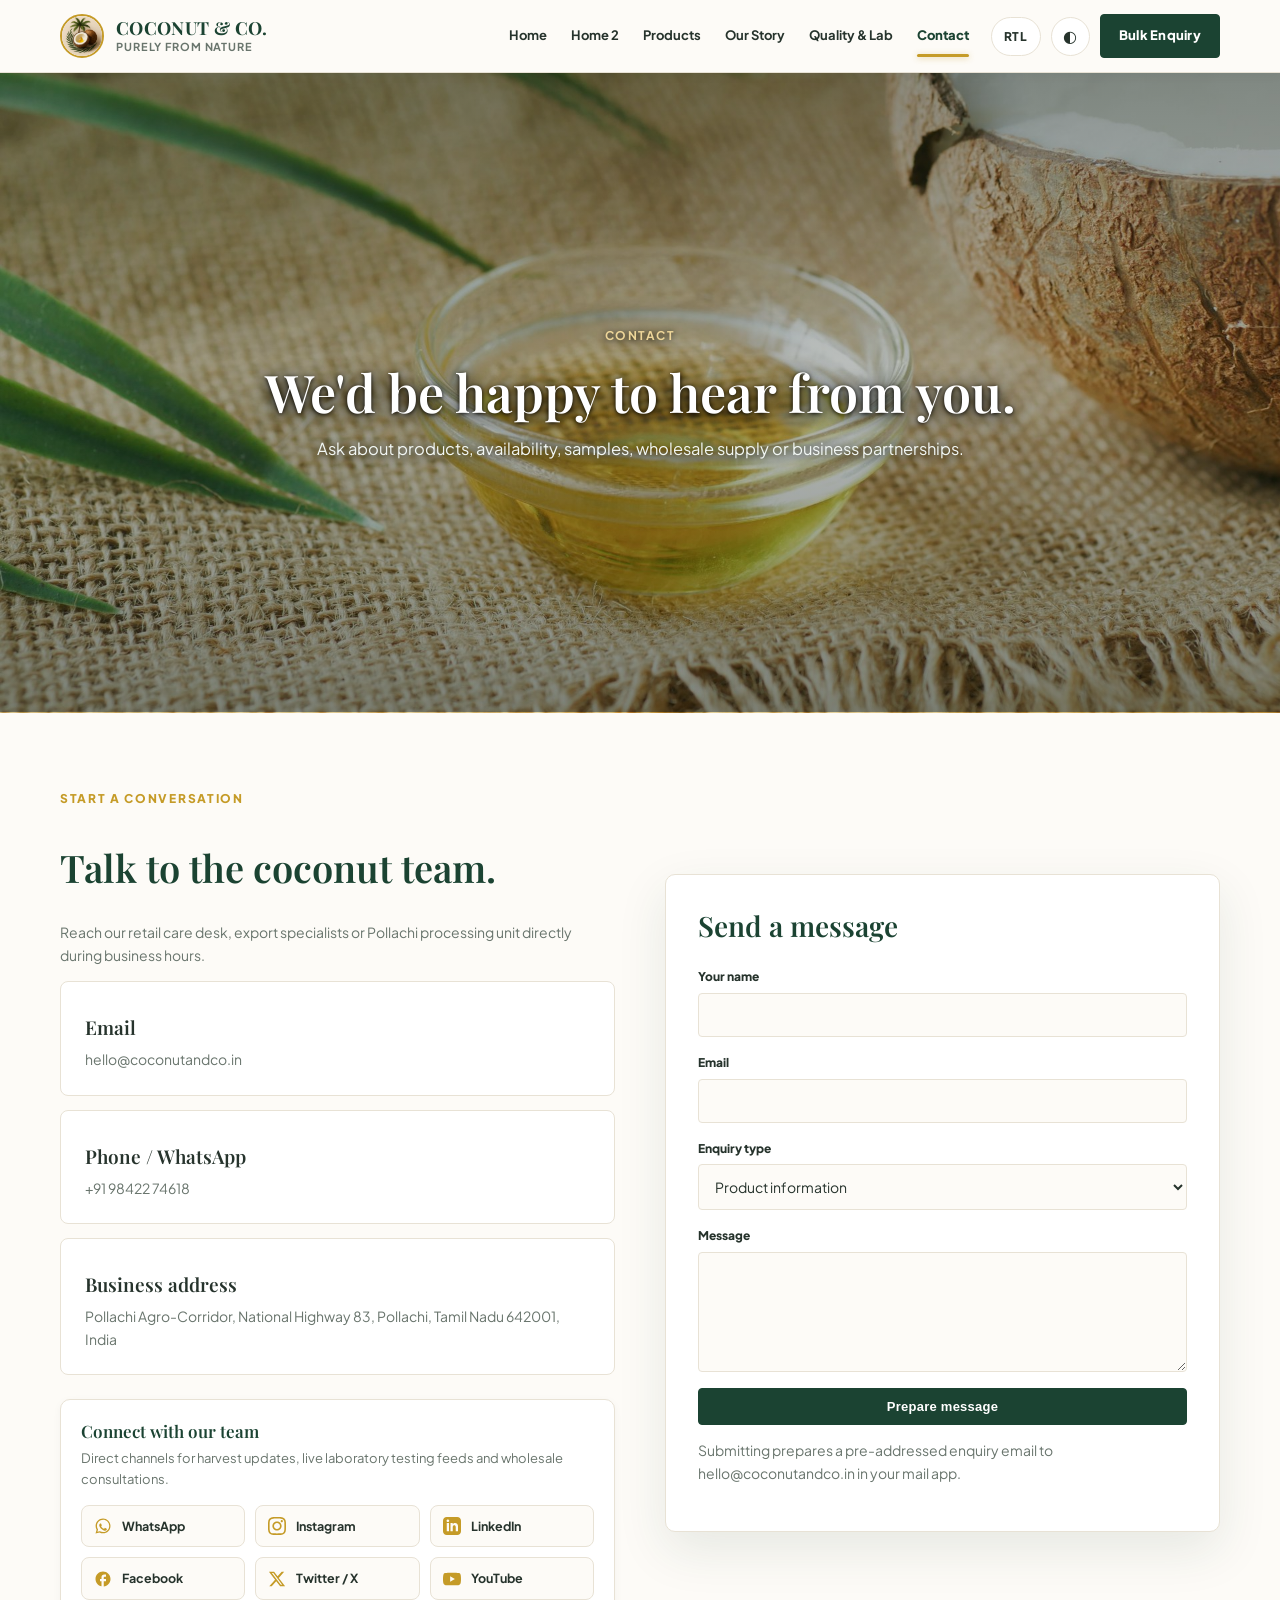
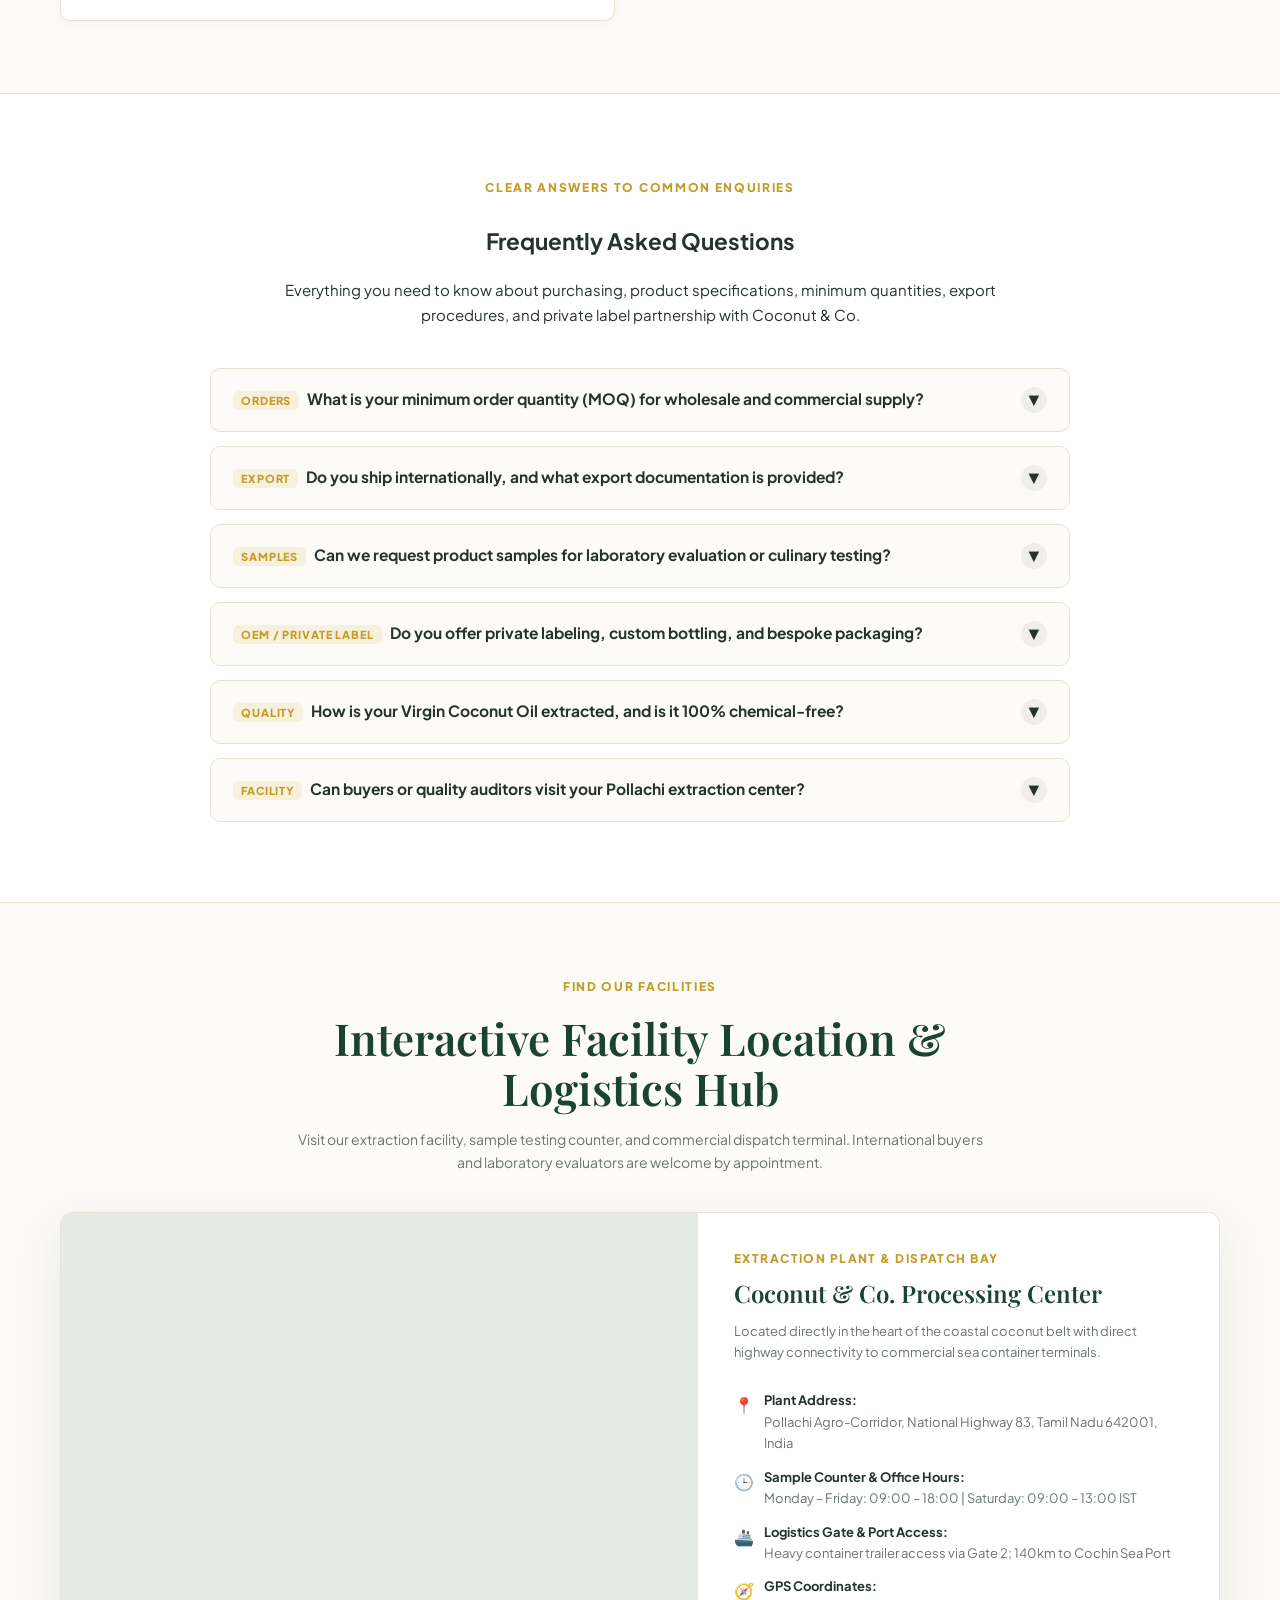
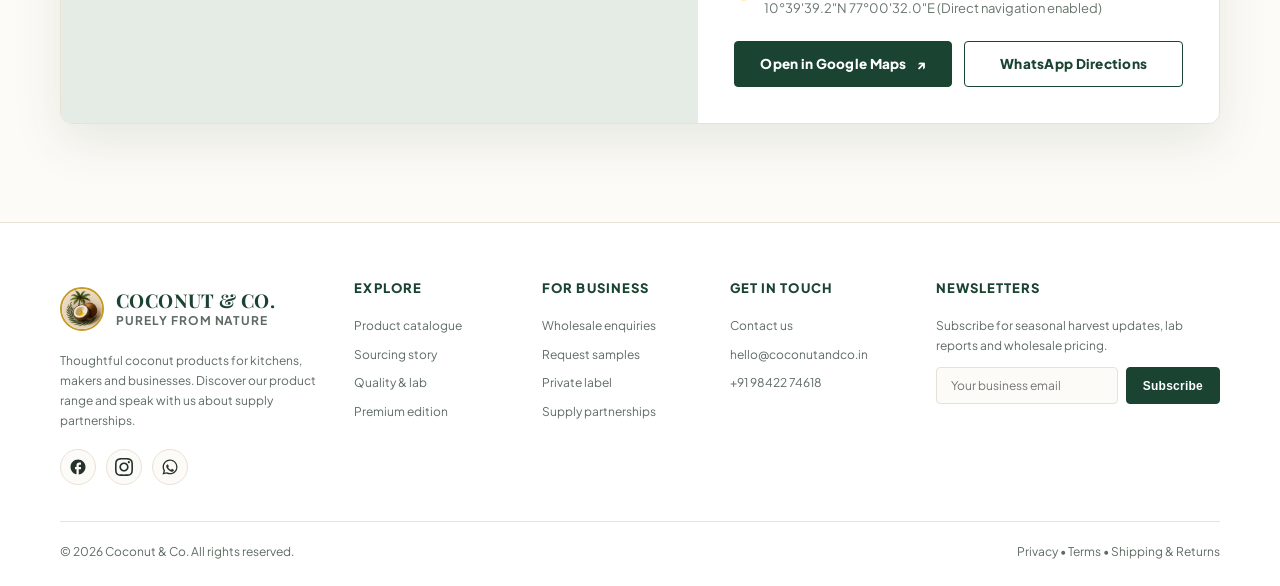
<file: contact.html>
<!doctype html>
<html lang="en">

<head>
  <meta charset="utf-8">
  <meta name="viewport" content="width=device-width, initial-scale=1">
  <meta http-equiv="Cache-Control" content="no-cache, no-store, must-revalidate">
  <meta http-equiv="Pragma" content="no-cache">
  <meta http-equiv="Expires" content="0">
  <meta name="description" content="Explore coconut oil and coconut products, sourcing, quality and wholesale supply.">
    <title>Contact Us &amp; Facility Location | Coconut &amp; Co.</title>
  <link rel="icon" type="image/png" href="assets/images/favicon.png">
  <link rel="shortcut icon" href="favicon.ico">
  <link rel="stylesheet" href="css/style.css?v=13.0">
  <script>
    (function () {
      var d = localStorage.getItem('coconut-dir');
      if (d === 'rtl') document.documentElement.setAttribute('dir', 'rtl');
      var t = localStorage.getItem('coconut-theme');
      if (t === 'dark') document.documentElement.classList.add('dark');
    })();
  </script>
</head>

<body>
  <header>
    <div class="container nav">
      <a class="brand" href="index.html">
        <img src="assets/images/brand-mark.png" alt="Coconut and oil droplet brand mark">
        <span>
          <strong>COCONUT &amp; CO.</strong>
          <small>Purely from nature</small>
        </span>
      </a>
      <button class="menu-btn" id="menuToggle" aria-label="Open navigation">☰</button>
      <nav class="links" id="siteLinks">
        <a href="index.html">Home</a>
        <a href="home-premium.html">Home 2</a>
        <a href="products.html">Products</a>
        <a href="sourcing.html">Our Story</a>
        <a href="quality-lab.html">Quality &amp; Lab</a>
        <a href="contact.html" class="active">Contact</a>
        <div class="drawer-actions">
          <div class="drawer-toggles">
            <button class="iconbtn rtl-toggle" aria-label="Toggle text direction" title="Toggle RTL / LTR text direction">
              <span class="rtl-text">RTL</span>
            </button>
            <button class="iconbtn theme-toggle" aria-label="Toggle dark mode" title="Toggle theme">
              <span class="tool-icon">◐</span>
              <span class="theme-text">Theme</span>
            </button>
          </div>
          <a class="btn gold drawer-cta" href="bulk-enquiry.html">Bulk Enquiry</a>
        </div>
      </nav>
      <div class="nav-actions">
        <button class="iconbtn rtl-toggle" id="rtlToggle" aria-label="Toggle text direction"
          title="Toggle RTL / LTR text direction">RTL</button>
        <button class="iconbtn theme-toggle" id="themeToggle" aria-label="Toggle dark mode" title="Toggle theme">◐</button>
        <a class="btn" href="bulk-enquiry.html">Bulk Enquiry</a>
      </div>
    </div>
  </header>

  <main>
    <div class="page-hero has-photo h4">
      <div class="container">
        <div class="eyebrow">Contact</div>
        <h1>We'd be happy to hear from you.</h1>
        <p>Ask about products, availability, samples, wholesale supply or business partnerships.</p>
      </div>
    </div>

    <section>
      <div class="container split">
        <div>
          <div class="eyebrow">Start a conversation</div>
          <h2>Talk to the coconut team.</h2>
          <p>Reach our retail care desk, export specialists or Pollachi processing unit directly during business hours.</p>
          <div class="feature">
            <h3>Email</h3>
            <p><a href="mailto:hello@coconutandco.in">hello@coconutandco.in</a></p>
          </div>
          <div class="feature" style="margin-top:14px">
            <h3>Phone / WhatsApp</h3>
            <p><a href="tel:+919842274618">+91 98422 74618</a></p>
          </div>
          <div class="feature" style="margin-top:14px">
            <h3>Business address</h3>
            <p>Pollachi Agro-Corridor, National Highway 83, Pollachi, Tamil Nadu 642001, India</p>
          </div>

          <div class="contact-social-box">
            <h3>Connect with our team</h3>
            <p>Direct channels for harvest updates, live laboratory testing feeds and wholesale consultations.</p>
            <div class="contact-social-grid">
              <a href="https://wa.me/919842274618" target="_blank" rel="noopener" class="contact-social-card">
                <svg width="18" height="18" viewBox="0 0 24 24" fill="currentColor">
                  <path d="M12.04 2c-5.46 0-9.91 4.45-9.91 9.91 0 1.75.46 3.45 1.32 4.95L2.05 22l5.25-1.38c1.45.79 3.08 1.21 4.74 1.21 5.46 0 9.91-4.45 9.91-9.91 0-2.65-1.03-5.14-2.9-7.01A9.816 9.816 0 0 0 12.04 2zm.01 1.67c2.2 0 4.26.86 5.82 2.42a8.204 8.204 0 0 1 2.41 5.82c0 4.54-3.7 8.24-8.24 8.24-1.42 0-2.82-.37-4.06-1.07l-.29-.17-3.12.82.83-3.04-.19-.3a8.21 8.21 0 0 1-1.26-4.48c0-4.54 3.7-8.24 8.24-8.24zm4.52 11.66c-.25-.12-1.47-.72-1.7-.81-.23-.08-.39-.12-.56.12-.17.25-.64.81-.79.97-.14.17-.29.19-.54.06-.25-.12-1.05-.39-2-1.23-.74-.66-1.24-1.47-1.39-1.72-.14-.25-.02-.38.11-.5.11-.11.25-.29.37-.43.12-.14.17-.25.25-.41.08-.17.04-.31-.02-.43-.06-.12-.56-1.34-.76-1.84-.2-.48-.4-.42-.56-.43h-.47c-.17 0-.44.06-.67.31-.23.25-.88.86-.88 2.1 0 1.24.9 2.45 1.03 2.61.12.17 1.77 2.71 4.3 3.8 2.52 1.08 2.52.72 2.98.68.46-.05 1.47-.6 1.68-1.18.21-.58.21-1.07.15-1.18-.06-.12-.22-.19-.47-.31z"/>
                </svg>
                <span>WhatsApp</span>
              </a>
              <a href="https://instagram.com" target="_blank" rel="noopener" class="contact-social-card">
                <svg width="18" height="18" viewBox="0 0 24 24" fill="currentColor">
                  <path d="M12 2.163c3.204 0 3.584.012 4.85.07 3.252.148 4.771 1.691 4.919 4.919.058 1.265.069 1.645.069 4.849 0 3.205-.012 3.584-.069 4.849-.149 3.225-1.664 4.771-4.919 4.919-1.266.058-1.644.07-4.85.07-3.204 0-3.584-.012-4.849-.07-3.26-.149-4.771-1.699-4.919-4.92-.058-1.265-.07-1.644-.07-4.849 0-3.204.013-3.583.07-4.849.149-3.227 1.664-4.771 4.919-4.919 1.266-.057 1.645-.069 4.849-.069zm0-2.163c-3.259 0-3.667.014-4.947.072-4.358.2-6.78 2.618-6.98 6.98-.059 1.281-.073 1.689-.073 4.948 0 3.259.014 3.668.072 4.948.2 4.358 2.618 6.78 6.98 6.98 1.281.058 1.689.072 4.948.072 3.259 0 3.668-.014 4.948-.072 4.354-.2 6.782-2.618 6.979-6.98.059-1.28.073-1.689.073-4.948 0-3.259-.014-3.667-.072-4.947-.196-4.354-2.617-6.78-6.979-6.98-1.281-.059-1.69-.073-4.949-.073zm0 5.838c-3.403 0-6.162 2.759-6.162 6.162s2.759 6.163 6.162 6.163 6.162-2.759 6.162-6.163c0-3.403-2.759-6.162-6.162-6.162zm0 10.162c-2.209 0-4-1.79-4-4 0-2.209 1.791-4 4-4s4 1.791 4 4c0 2.21-1.791 4-4 4zm6.406-11.845c-.796 0-1.441.645-1.441 1.44s.645 1.44 1.441 1.44c.795 0 1.439-.645 1.439-1.44s-.644-1.44-1.439-1.44z"/>
                </svg>
                <span>Instagram</span>
              </a>
              <a href="https://linkedin.com" target="_blank" rel="noopener" class="contact-social-card">
                <svg width="18" height="18" viewBox="0 0 24 24" fill="currentColor">
                  <path d="M19 0h-14c-2.761 0-5 2.239-5 5v14c0 2.761 2.239 5 5 5h14c2.762 0 5-2.239 5-5v-14c0-2.761-2.238-5-5-5zm-11 19h-3v-11h3v11zm-1.5-12.268c-.966 0-1.75-.79-1.75-1.764s.784-1.764 1.75-1.764 1.75.79 1.75 1.764-.783 1.764-1.75 1.764zm13.5 12.268h-3v-5.604c0-3.368-4-3.113-4 0v5.604h-3v-11h3v1.765c1.396-2.586 7-2.777 7 2.476v6.759z"/>
                </svg>
                <span>LinkedIn</span>
              </a>
              <a href="https://facebook.com" target="_blank" rel="noopener" class="contact-social-card">
                <svg width="18" height="18" viewBox="0 0 24 24" fill="currentColor">
                  <path d="M22 12c0-5.52-4.48-10-10-10S2 6.48 2 12c0 4.84 3.44 8.87 8 9.8V15H8v-3h2V9.5C10 7.57 11.57 6 13.5 6H16v3h-2c-.55 0-1 .45-1 1v2h3v3h-3v6.95C18.05 21.45 22 17.19 22 12z"/>
                </svg>
                <span>Facebook</span>
              </a>
              <a href="https://twitter.com" target="_blank" rel="noopener" class="contact-social-card">
                <svg width="18" height="18" viewBox="0 0 24 24" fill="currentColor">
                  <path d="M18.244 2.25h3.308l-7.227 8.26 8.502 11.24H16.17l-5.214-6.817L4.99 21.75H1.68l7.73-8.835L1.254 2.25H8.08l4.713 6.231zm-1.161 17.52h1.833L7.084 4.126H5.117z"/>
                </svg>
                <span>Twitter / X</span>
              </a>
              <a href="https://youtube.com" target="_blank" rel="noopener" class="contact-social-card">
                <svg width="18" height="18" viewBox="0 0 24 24" fill="currentColor">
                  <path d="M23.498 6.186a3.016 3.016 0 0 0-2.122-2.136C19.505 3.545 12 3.545 12 3.545s-7.505 0-9.377.505A3.017 3.017 0 0 0 .502 6.186C0 8.07 0 12 0 12s0 3.93.502 5.814a3.016 3.016 0 0 0 2.122 2.136c1.871.505 9.376.505 9.376.505s7.505 0 9.377-.505a3.015 3.015 0 0 0 2.122-2.136C24 15.93 24 12 24 12s0-3.93-.502-5.814zM9.545 15.568V8.432L15.818 12l-6.273 3.568z"/>
                </svg>
                <span>YouTube</span>
              </a>
            </div>
          </div>
        </div>
        <div class="form-wrap" id="contact-form">
          <h2 style="font:600 28px 'Playfair Display', serif;margin-top:0">Send a message</h2>
          <form data-mailto data-subject="Website contact enquiry" data-email="hello@coconutandco.in">
            <div class="form-grid">
              <div class="field full">
                <label>Your name</label>
                <input name="Name" required>
              </div>
              <div class="field full">
                <label>Email</label>
                <input type="email" name="Email" required>
              </div>
              <div class="field full">
                <label>Enquiry type</label>
                <select name="Enquiry type">
                  <option>Product information</option>
                  <option>Wholesale / bulk order</option>
                  <option>Sample request</option>
                  <option>Private label</option>
                  <option>Other</option>
                </select>
              </div>
              <div class="field full">
                <label>Message</label>
                <textarea name="Message" required></textarea>
              </div>
              <div class="field full">
                <button class="btn" type="submit">Prepare message</button>
                <p class="form-note">Submitting prepares a pre-addressed enquiry email to hello@coconutandco.in in your
                  mail app.</p>
              </div>
            </div>
          </form>
        </div>
      </div>
    </section>

    <!-- Frequently Asked Questions (FAQ) Section -->
    <section class="contact-faq-section" id="faq">
      <div class="container">
        <div class="faq-header">
          <div class="eyebrow">Clear Answers to Common Enquiries</div>
          <h2>Frequently Asked Questions</h2>
          <p>Everything you need to know about purchasing, product specifications, minimum quantities, export procedures, and private label partnership with Coconut &amp; Co.</p>
        </div>
        <div class="faq-container">
          <div class="faq-item">
            <button class="faq-question" type="button" aria-expanded="false">
              <span><span class="faq-badge">Orders</span>What is your minimum order quantity (MOQ) for wholesale and commercial supply?</span>
              <span class="faq-toggle-icon">▼</span>
            </button>
            <div class="faq-answer">
              <p>For trial orders and testing batches, our minimum order quantity starts from 1 carton (e.g., 24 glass jars or 10 kg). For commercial wholesale supply, orders typically begin at 1 pallet (approx. 800 kg or 4 standard 200L drums). We also accommodate 20ft (14–16 MT) and 40ft (22–24 MT) full container loads (FCL) with mixed product allocations.</p>
            </div>
          </div>
          <div class="faq-item">
            <button class="faq-question" type="button" aria-expanded="false">
              <span><span class="faq-badge">Export</span>Do you ship internationally, and what export documentation is provided?</span>
              <span class="faq-toggle-icon">▼</span>
            </button>
            <div class="faq-answer">
              <p>Yes, we export worldwide via Cochin Sea Port (140km away) and air cargo hubs. Every commercial export consignment is accompanied by a full dossier including Certificate of Analysis (COA), Phytosanitary Certificate, Certificate of Origin, Non-GMO Declaration, Bill of Lading, and custom commercial invoices adhering to international customs guidelines.</p>
            </div>
          </div>
          <div class="faq-item">
            <button class="faq-question" type="button" aria-expanded="false">
              <span><span class="faq-badge">Samples</span>Can we request product samples for laboratory evaluation or culinary testing?</span>
              <span class="faq-toggle-icon">▼</span>
            </button>
            <div class="faq-answer">
              <p>Qualified businesses, commercial kitchens, cosmetic formulators, and research laboratories can request evaluation samples. Sample kits (100ml – 500ml glass jars for oils, and 250g vacuum packs for desiccated coconut and flour) are dispatched via express courier within 48 hours of verification.</p>
            </div>
          </div>
          <div class="faq-item">
            <button class="faq-question" type="button" aria-expanded="false">
              <span><span class="faq-badge">OEM / Private Label</span>Do you offer private labeling, custom bottling, and bespoke packaging?</span>
              <span class="faq-toggle-icon">▼</span>
            </button>
            <div class="faq-answer">
              <p>Yes. We offer contract packaging and private labeling services for brand owners and retailers. Options include custom glass jars (200ml to 1L), aluminum bottles, food-grade HDPE containers, standing barrier pouches, and bulk IBC totes. We assist with label compliance, barcode application, and tamper-evident shrink sealing.</p>
            </div>
          </div>
          <div class="faq-item">
            <button class="faq-question" type="button" aria-expanded="false">
              <span><span class="faq-badge">Quality</span>How is your Virgin Coconut Oil extracted, and is it 100% chemical-free?</span>
              <span class="faq-toggle-icon">▼</span>
            </button>
            <div class="faq-answer">
              <p>Our virgin coconut oil is purely cold-pressed from fresh, mature coconut meat within 48 hours of harvest. We never use chemical solvents (0% hexane), artificial deodorizers, or bleaching clays. The resulting oil maintains a crystal-clear diamond transparency when liquid, rich natural lauric acid content (50%+), and fresh sweet coconut aroma.</p>
            </div>
          </div>
          <div class="faq-item">
            <button class="faq-question" type="button" aria-expanded="false">
              <span><span class="faq-badge">Facility</span>Can buyers or quality auditors visit your Pollachi extraction center?</span>
              <span class="faq-toggle-icon">▼</span>
            </button>
            <div class="faq-answer">
              <p>Yes, prospective bulk buyers, private label clients, and third-party quality inspectors are welcome to visit our Pollachi Agro-Corridor processing center. Please contact our coordination desk at least 48 hours in advance so our technical director can arrange a complete facility tour, plantation walkthrough, and sample testing session.</p>
            </div>
          </div>
        </div>
      </div>
    </section>

    <!-- Interactive Facility Location Map & Logistics Hub -->
    <section style="background:var(--cream);padding:70px 0">
      <div class="container">
        <div class="section-head">
          <div class="eyebrow">Find Our Facilities</div>
          <h2>Interactive Facility Location &amp; Logistics Hub</h2>
          <p>Visit our extraction facility, sample testing counter, and commercial dispatch terminal. International buyers and laboratory evaluators are welcome by appointment.</p>
        </div>
        <div class="contact-map-hub">
          <div class="map-layout-grid">
            <div class="map-container">
              <iframe 
                src="https://www.google.com/maps/embed?pb=!1m18!1m12!1m3!1d125430.77196020722!2d76.94056006126601!3d10.662283038622146!2m3!1f0!2f0!3f0!3m2!1i1024!2i768!4f13.1!3m3!1m2!1s0x3ba838521bc36cd3%3A0x67ee1c459f303be0!2sPollachi%2C%20Tamil%20Nadu!5e0!3m2!1sen!2sin!4v1700000000000!5m2!1sen!2sin"
                loading="lazy" 
                referrerpolicy="no-referrer-when-downgrade"
                title="Coconut &amp; Co. Facility Location Map">
              </iframe>
            </div>
            <div class="map-info-pane">
              <span class="facility-tag">Extraction Plant &amp; Dispatch Bay</span>
              <h3>Coconut &amp; Co. Processing Center</h3>
              <p style="margin:0 0 14px 0;font-size:13px;color:var(--muted);line-height:1.6">Located directly in the heart of the coastal coconut belt with direct highway connectivity to commercial sea container terminals.</p>
              <div class="facility-details-list">
                <div class="facility-item">
                  <span class="facility-item-icon">📍</span>
                  <div>
                    <strong>Plant Address:</strong><br>
                    <span style="color:var(--muted)">Pollachi Agro-Corridor, National Highway 83, Tamil Nadu 642001, India</span>
                  </div>
                </div>
                <div class="facility-item">
                  <span class="facility-item-icon">🕒</span>
                  <div>
                    <strong>Sample Counter &amp; Office Hours:</strong><br>
                    <span style="color:var(--muted)">Monday – Friday: 09:00 – 18:00 | Saturday: 09:00 – 13:00 IST</span>
                  </div>
                </div>
                <div class="facility-item">
                  <span class="facility-item-icon">🚢</span>
                  <div>
                    <strong>Logistics Gate &amp; Port Access:</strong><br>
                    <span style="color:var(--muted)">Heavy container trailer access via Gate 2; 140km to Cochin Sea Port</span>
                  </div>
                </div>
                <div class="facility-item">
                  <span class="facility-item-icon">🧭</span>
                  <div>
                    <strong>GPS Coordinates:</strong><br>
                    <span style="color:var(--muted)">10°39'39.2"N 77°00'32.0"E (Direct navigation enabled)</span>
                  </div>
                </div>
              </div>
              <div class="facility-actions btn-pair">
                <a class="btn" href="https://maps.google.com/?q=Pollachi,+Tamil+Nadu" target="_blank" rel="noopener">Open in Google Maps <span>↗</span></a>
                <a class="btn outline" href="https://wa.me/919842274618" target="_blank" rel="noopener">WhatsApp Directions</a>
              </div>
            </div>
          </div>
        </div>
      </div>
    </section>

  </main>

  <footer>
    <div class="container">
      <div class="footer-grid">
        <div class="footer-col footer-brand-col">
          <a class="brand" href="index.html">
            <img src="assets/images/brand-mark.png" alt="Coconut and oil droplet brand mark">
            <span>
              <strong>COCONUT &amp; CO.</strong>
              <small>Purely from nature</small>
            </span>
          </a>
          <p>Thoughtful coconut products for kitchens, makers and businesses. Discover our product range and speak with
            us about supply partnerships.</p>
          <div class="social-links" aria-label="Social media links">
            <a href="https://facebook.com" target="_blank" rel="noopener" class="social-btn" aria-label="Facebook">
              <svg width="18" height="18" viewBox="0 0 24 24" fill="currentColor">
                <path
                  d="M22 12c0-5.52-4.48-10-10-10S2 6.48 2 12c0 4.84 3.44 8.87 8 9.8V15H8v-3h2V9.5C10 7.57 11.57 6 13.5 6H16v3h-2c-.55 0-1 .45-1 1v2h3v3h-3v6.95C18.05 21.45 22 17.19 22 12z" />
              </svg>
            </a>
            <a href="https://instagram.com" target="_blank" rel="noopener" class="social-btn" aria-label="Instagram">
              <svg width="18" height="18" viewBox="0 0 24 24" fill="currentColor">
                <path
                  d="M12 2.163c3.204 0 3.584.012 4.85.07 3.252.148 4.771 1.691 4.919 4.919.058 1.265.069 1.645.069 4.849 0 3.205-.012 3.584-.069 4.849-.149 3.225-1.664 4.771-4.919 4.919-1.266.058-1.644.07-4.85.07-3.204 0-3.584-.012-4.849-.07-3.26-.149-4.771-1.699-4.919-4.92-.058-1.265-.07-1.644-.07-4.849 0-3.204.013-3.583.07-4.849.149-3.227 1.664-4.771 4.919-4.919 1.266-.057 1.645-.069 4.849-.069zm0-2.163c-3.259 0-3.667.014-4.947.072-4.358.2-6.78 2.618-6.98 6.98-.059 1.281-.073 1.689-.073 4.948 0 3.259.014 3.668.072 4.948.2 4.358 2.618 6.78 6.98 6.98 1.281.058 1.689.072 4.948.072 3.259 0 3.668-.014 4.948-.072 4.354-.2 6.782-2.618 6.979-6.98.059-1.28.073-1.689.073-4.948 0-3.259-.014-3.667-.072-4.947-.196-4.354-2.617-6.78-6.979-6.98-1.281-.059-1.69-.073-4.949-.073zm0 5.838c-3.403 0-6.162 2.759-6.162 6.162s2.759 6.163 6.162 6.163 6.162-2.759 6.162-6.163c0-3.403-2.759-6.162-6.162-6.162zm0 10.162c-2.209 0-4-1.79-4-4 0-2.209 1.791-4 4-4s4 1.791 4 4c0 2.21-1.791 4-4 4zm6.406-11.845c-.796 0-1.441.645-1.441 1.44s.645 1.44 1.441 1.44c.795 0 1.439-.645 1.439-1.44s-.644-1.44-1.439-1.44z" />
              </svg>
            </a>
            <a href="https://wa.me/919842274618" target="_blank" rel="noopener" class="social-btn"
              aria-label="WhatsApp">
              <svg width="18" height="18" viewBox="0 0 24 24" fill="currentColor">
                <path
                  d="M12.04 2c-5.46 0-9.91 4.45-9.91 9.91 0 1.75.46 3.45 1.32 4.95L2.05 22l5.25-1.38c1.45.79 3.08 1.21 4.74 1.21 5.46 0 9.91-4.45 9.91-9.91 0-2.65-1.03-5.14-2.9-7.01A9.816 9.816 0 0 0 12.04 2zm.01 1.67c2.2 0 4.26.86 5.82 2.42a8.204 8.204 0 0 1 2.41 5.82c0 4.54-3.7 8.24-8.24 8.24-1.42 0-2.82-.37-4.06-1.07l-.29-.17-3.12.82.83-3.04-.19-.3a8.21 8.21 0 0 1-1.26-4.48c0-4.54 3.7-8.24 8.24-8.24zm4.52 11.66c-.25-.12-1.47-.72-1.7-.81-.23-.08-.39-.12-.56.12-.17.25-.64.81-.79.97-.14.17-.29.19-.54.06-.25-.12-1.05-.39-2-1.23-.74-.66-1.24-1.47-1.39-1.72-.14-.25-.02-.38.11-.5.11-.11.25-.29.37-.43.12-.14.17-.25.25-.41.08-.17.04-.31-.02-.43-.06-.12-.56-1.34-.76-1.84-.2-.48-.4-.42-.56-.43h-.47c-.17 0-.44.06-.67.31-.23.25-.88.86-.88 2.1 0 1.24.9 2.45 1.03 2.61.12.17 1.77 2.71 4.3 3.8 2.52 1.08 2.52.72 2.98.68.46-.05 1.47-.6 1.68-1.18.21-.58.21-1.07.15-1.18-.06-.12-.22-.19-.47-.31z" />
              </svg>
            </a>
          </div>
        </div>
        <div class="footer-col">
          <h4>Explore</h4>
          <a href="products.html">Product catalogue</a>
          <a href="sourcing.html">Sourcing story</a>
          <a href="quality-lab.html">Quality &amp; lab</a>
          <a href="home-premium.html">Premium edition</a>
        </div>
        <div class="footer-col">
          <h4>For business</h4>
          <a href="bulk-enquiry.html">Wholesale enquiries</a>
          <a href="bulk-enquiry.html#samples">Request samples</a>
          <a href="bulk-enquiry.html#private-label">Private label</a>
          <a href="contact.html">Supply partnerships</a>
        </div>
        <div class="footer-col">
          <h4>Get in touch</h4>
          <a href="contact.html">Contact us</a>
          <a href="mailto:hello@coconutandco.in">hello@coconutandco.in</a>
          <a href="tel:+919842274618">+91 98422 74618</a>
        </div>
        <div class="footer-col footer-newsletter-col">
          <h4>Newsletters</h4>
          <p>Subscribe for seasonal harvest updates, lab reports and wholesale pricing.</p>
          <form class="newsletter-form" data-newsletter>
            <input type="email" placeholder="Your business email" required aria-label="Email address">
            <button class="btn" type="submit">Subscribe</button>
          </form>
          <div class="newsletter-success" hidden>✓ Thank you! You are subscribed.</div>
        </div>
      </div>
      <div class="footer-bottom">
        <span>© 2026 Coconut &amp; Co. All rights reserved.</span>
        <span>Privacy • Terms • Shipping &amp; Returns</span>
      </div>
    </div>
  </footer>

  <!-- Move to Top Floating Button -->
  <button type="button" class="scroll-top" id="scrollTopBtn" aria-label="Back to top" title="Back to top">
    <svg width="20" height="20" viewBox="0 0 24 24" fill="none" stroke="currentColor" stroke-width="2.5" stroke-linecap="round" stroke-linejoin="round">
      <polyline points="18 15 12 9 6 15"></polyline>
    </svg>
  </button>
  <script src="js/main.js?v=13.0"></script>

</body>

</html>
</file>
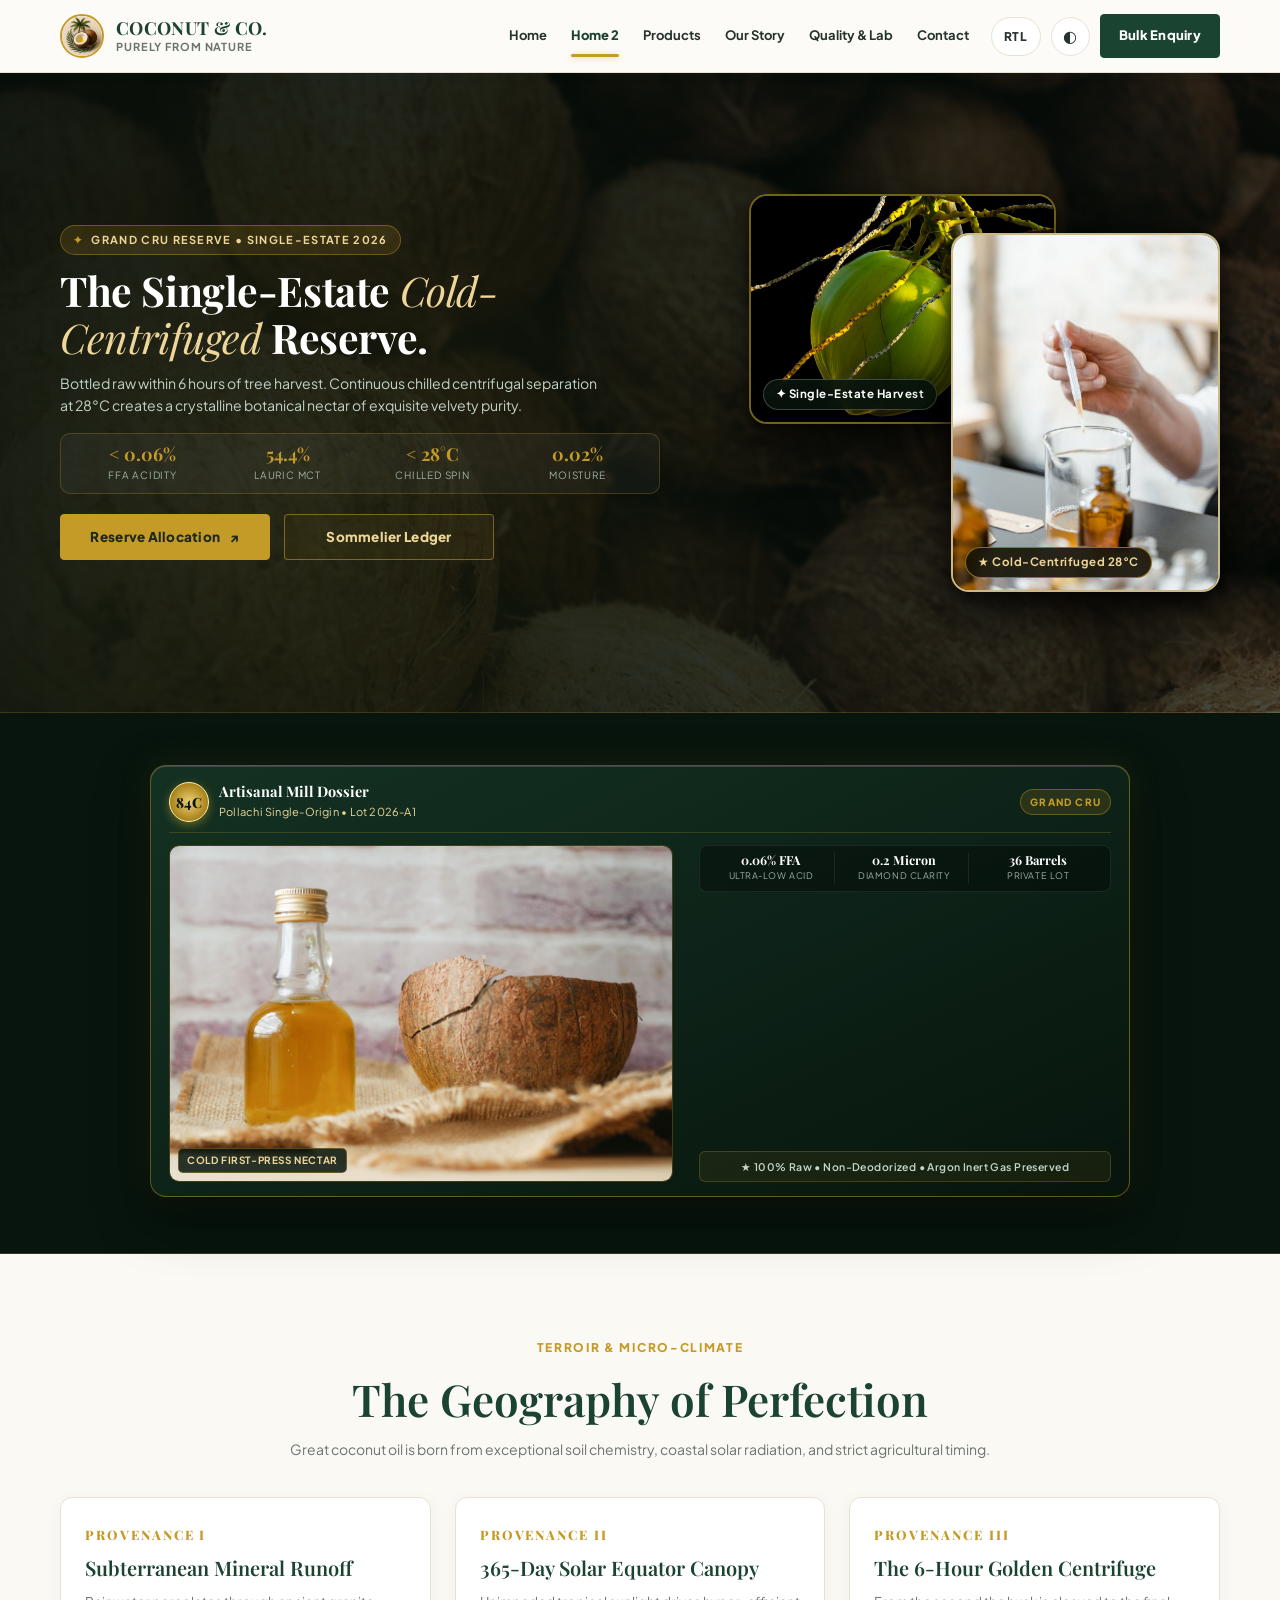
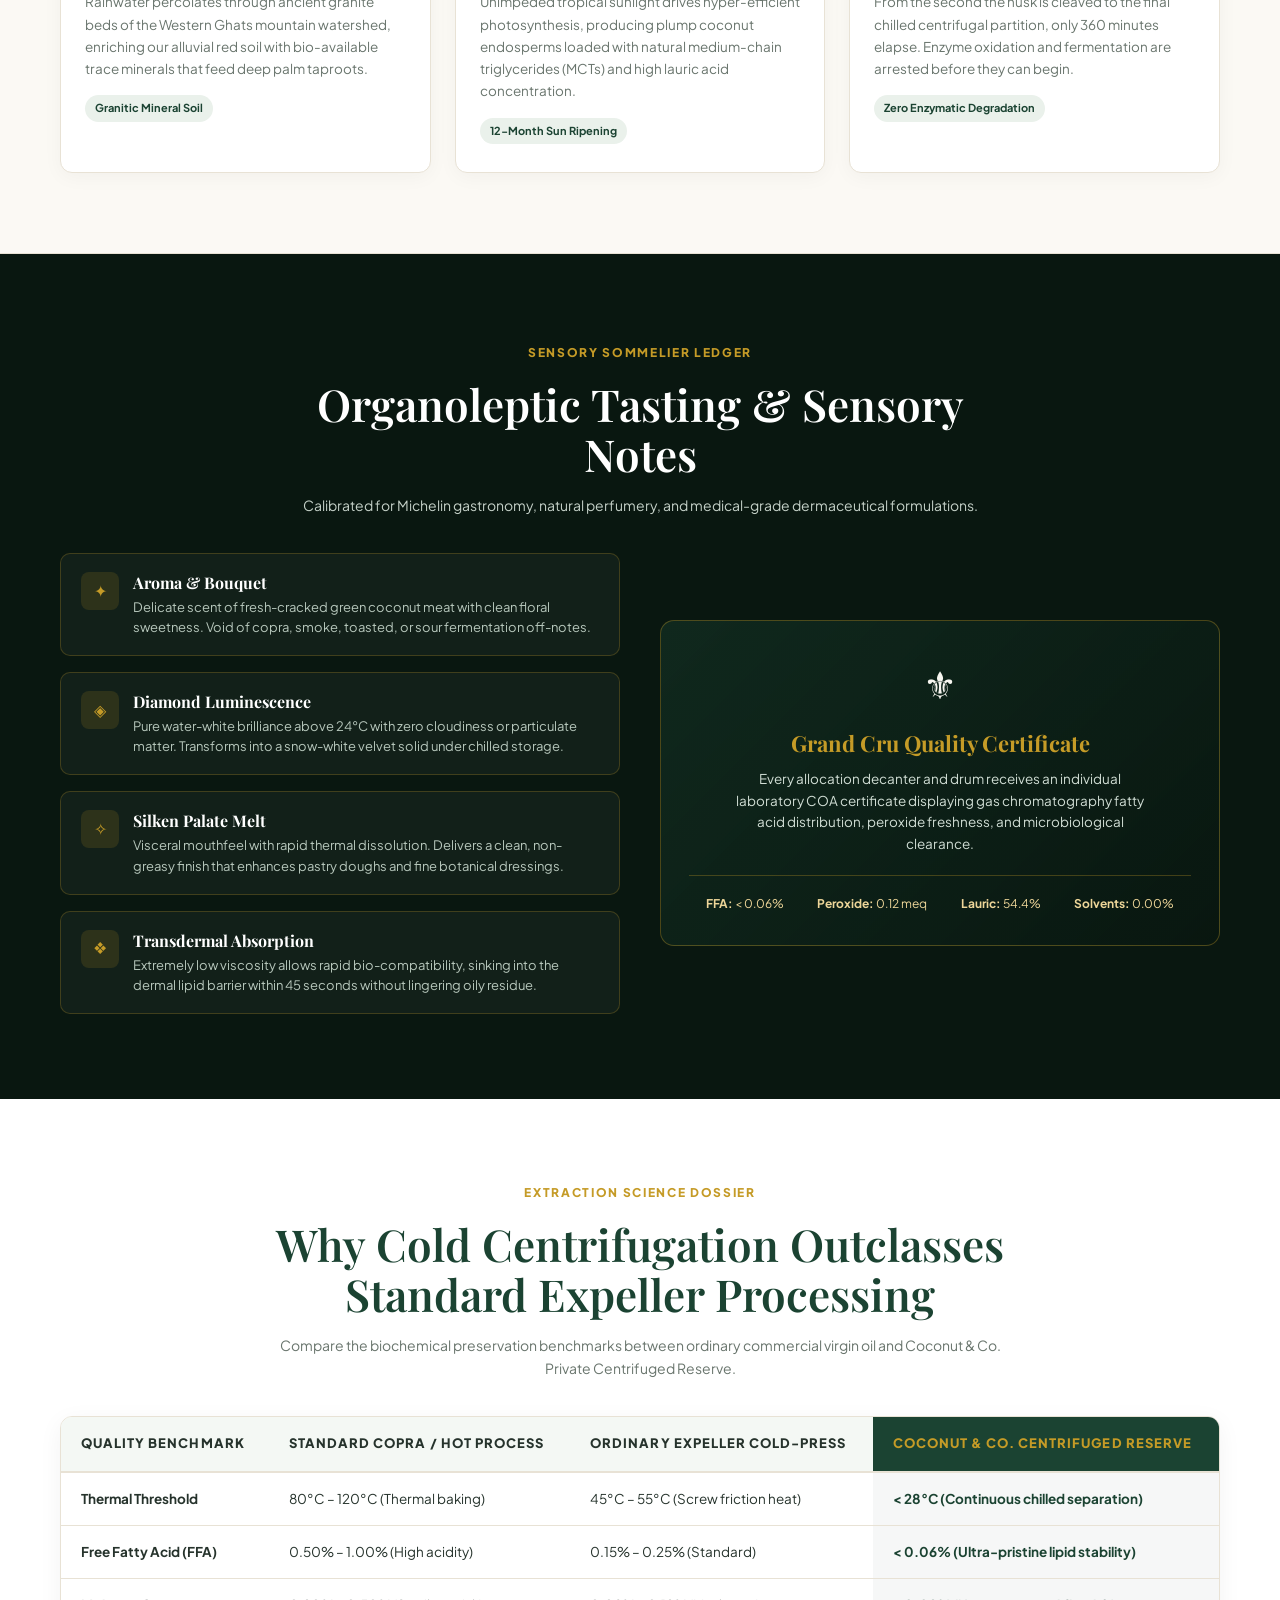
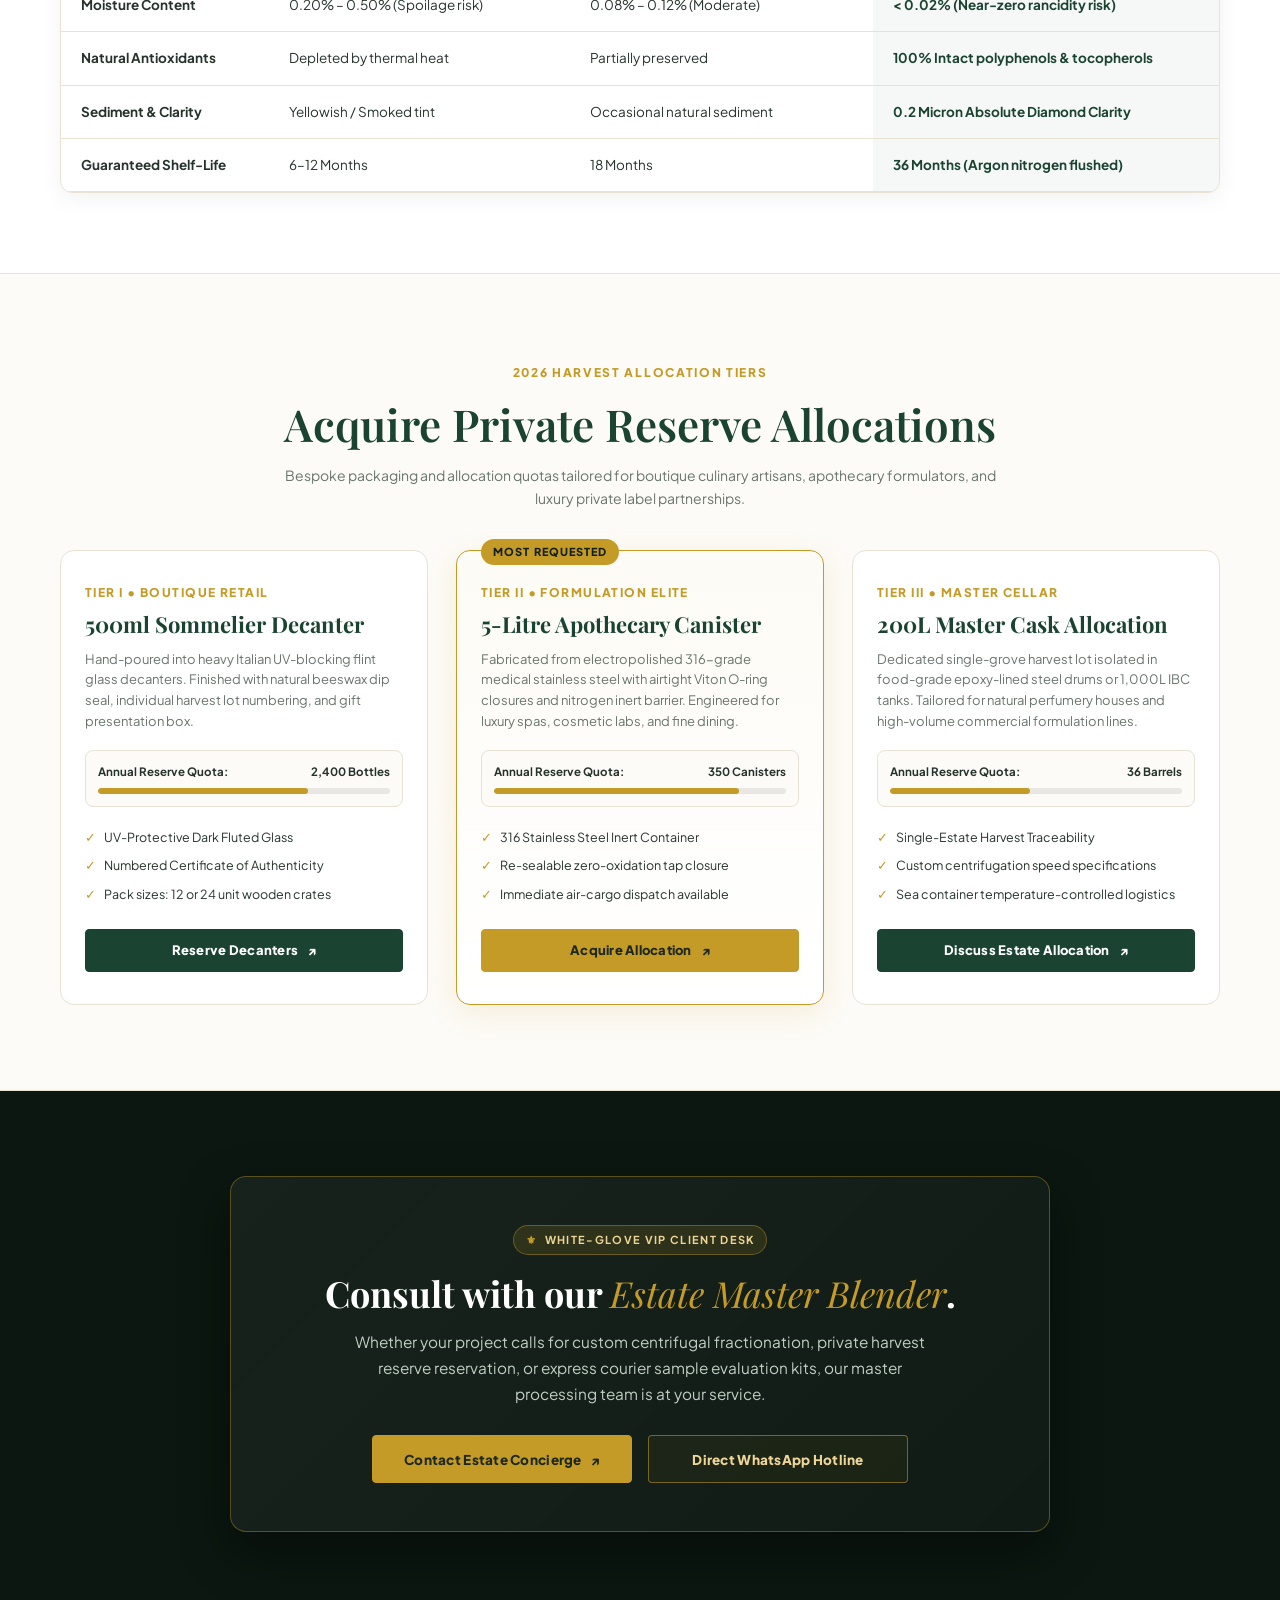
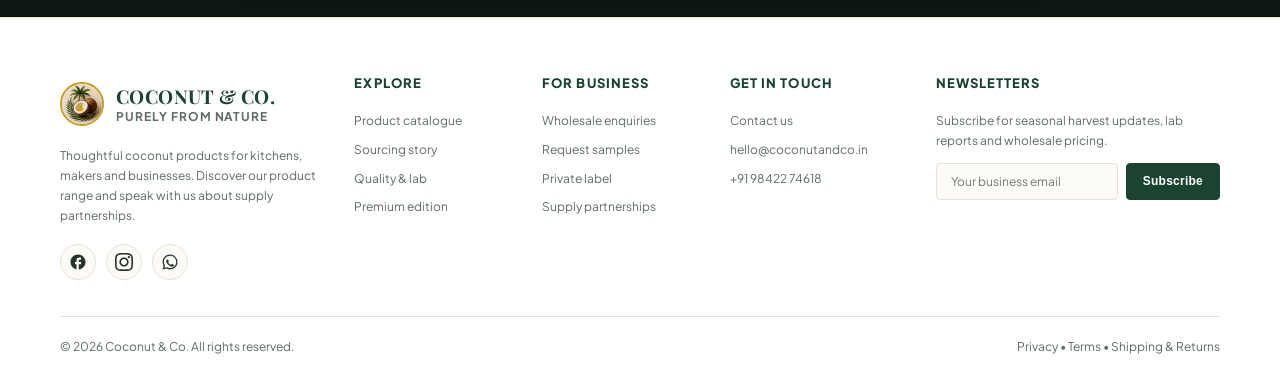
<file: home-premium.html>
<!doctype html>
<html lang="en">

<head>
  <meta charset="utf-8">
  <meta name="viewport" content="width=device-width, initial-scale=1">
  <meta http-equiv="Cache-Control" content="no-cache, no-store, must-revalidate">
  <meta http-equiv="Pragma" content="no-cache">
  <meta http-equiv="Expires" content="0">
  <meta name="description"
    content="Explore single-estate cold-centrifuged private reserve virgin coconut oil, tasting notes and luxury cellar allocations.">
  <title>Home 2 • Private Reserve Virgin Coconut Oil | Coconut &amp; Co.</title>
  <link rel="icon" type="image/png" href="assets/images/favicon.png">
  <link rel="shortcut icon" href="favicon.ico">
  <link rel="stylesheet" href="css/style.css?v=13.0">
  <script>
    (function () {
      var d = localStorage.getItem('coconut-dir');
      if (d === 'rtl') document.documentElement.setAttribute('dir', 'rtl');
      var t = localStorage.getItem('coconut-theme');
      if (t === 'dark') document.documentElement.classList.add('dark');
    })();
  </script>
</head>

<body>
  <header>
    <div class="container nav">
      <a class="brand" href="index.html">
        <img src="assets/images/brand-mark.png" alt="Coconut and oil droplet brand mark">
        <span>
          <strong>COCONUT &amp; CO.</strong>
          <small>Purely from nature</small>
        </span>
      </a>
      <button class="menu-btn" id="menuToggle" aria-label="Open navigation">☰</button>
      <nav class="links" id="siteLinks">
        <a href="index.html">Home</a>
        <a href="home-premium.html" class="active">Home 2</a>
        <a href="products.html">Products</a>
        <a href="sourcing.html">Our Story</a>
        <a href="quality-lab.html">Quality &amp; Lab</a>
        <a href="contact.html">Contact</a>
        <div class="drawer-actions">
          <div class="drawer-toggles">
            <button class="iconbtn rtl-toggle" aria-label="Toggle text direction"
              title="Toggle RTL / LTR text direction">
              <span class="rtl-text">RTL</span>
            </button>
            <button class="iconbtn theme-toggle" aria-label="Toggle dark mode" title="Toggle theme">
              <span class="tool-icon">◐</span>
              <span class="theme-text">Theme</span>
            </button>
          </div>
          <a class="btn gold drawer-cta" href="bulk-enquiry.html">Bulk Enquiry</a>
        </div>
      </nav>
      <div class="nav-actions">
        <button class="iconbtn rtl-toggle" id="rtlToggle" aria-label="Toggle text direction"
          title="Toggle RTL / LTR text direction">RTL</button>
        <button class="iconbtn theme-toggle" id="themeToggle" aria-label="Toggle dark mode"
          title="Toggle theme">◐</button>
        <a class="btn" href="bulk-enquiry.html">Bulk Enquiry</a>
      </div>
    </div>
  </header>

  <main>
    <!-- 1. Bespoke Luxury Editorial Hero: Single-Estate Cold Centrifuged Reserve -->
    <section class="premium-hero-dark">
      <div class="container">
        <div class="premium-hero-grid">
          <div>
            <div class="reserve-crest-badge">
              <span>✦</span> Grand Cru Reserve • Single-Estate 2026
            </div>
            <h1>The Single-Estate <em>Cold-Centrifuged</em> Reserve.</h1>
            <p class="premium-hero-lead">
              Bottled raw within 6 hours of tree harvest. Continuous chilled centrifugal separation at 28°C creates a
              crystalline botanical nectar of exquisite velvety purity.
            </p>
            <div class="reserve-key-metrics-strip">
              <div class="metric-pill">
                <strong>&lt; 0.06%</strong>
                <small>FFA Acidity</small>
              </div>
              <div class="metric-pill">
                <strong>54.4%</strong>
                <small>Lauric MCT</small>
              </div>
              <div class="metric-pill">
                <strong>&lt; 28°C</strong>
                <small>Chilled Spin</small>
              </div>
              <div class="metric-pill">
                <strong>0.02%</strong>
                <small>Moisture</small>
              </div>
            </div>
            <div class="premium-hero-ctas btn-pair">
              <a class="btn gold" href="#reserve-allocations">Reserve Allocation <span>↗</span></a>
              <a class="btn outline" href="#sommelier-vault">Sommelier Ledger</a>
            </div>
          </div>

          <div class="premium-hero-showcase">
            <div class="hero-showcase-frame frame-primary">
              <img src="assets/images/hom11.jpg" alt="Single-estate artisanal harvest - Image 1" loading="eager">
              <div class="frame-tag">✦ Single-Estate Harvest</div>
            </div>
            <div class="hero-showcase-frame frame-secondary">
              <img src="assets/images/hom12.jpg" alt="Cold-centrifuged reserve nectar - Image 2" loading="eager">
              <div class="frame-tag gold">★ Cold-Centrifuged 28°C</div>
            </div>
          </div>
        </div>
      </div>
    </section>

    <!-- 1b. Artisanal Mill Dossier band (moved out of the hero so the hero is one clean section) -->
    <section class="premium-dossier-band">
      <div class="container">
      <div class="reserve-card-showcase">
        <div class="reserve-showcase-header">
          <div style="display:flex;align-items:center;gap:10px">
            <div class="vintage-wax-seal">84C</div>
            <div class="reserve-showcase-header-text">
              <h3>Artisanal Mill Dossier</h3>
              <p>Pollachi Single-Origin • Lot 2026-A1</p>
            </div>
          </div>
          <span class="reserve-status-tag">Grand Cru</span>
        </div>

        <div class="reserve-visual-frame">
          <img src="assets/images/13.jpg" alt="Artisanal Single-Estate Virgin Coconut Oil Decanter" loading="eager">
          <div class="reserve-visual-overlay-badge">Cold First-Press Nectar</div>
        </div>

        <div class="reserve-quick-specs-grid">
          <div class="spec-cell">
            <strong>0.06% FFA</strong>
            <small>Ultra-Low Acid</small>
          </div>
          <div class="spec-cell">
            <strong>0.2 Micron</strong>
            <small>Diamond Clarity</small>
          </div>
          <div class="spec-cell">
            <strong>36 Barrels</strong>
            <small>Private Lot</small>
          </div>
        </div>

        <div class="reserve-assurance-footer">
          ★ 100% Raw • Non-Deodorized • Argon Inert Gas Preserved
        </div>
      </div>
      </div>
    </section>

    <!-- 2. Terroir & Micro-Climate Provenance Chronicle -->
    <section class="terroir-chronicle-section" id="terroir">
      <div class="container">
        <div class="section-head" style="text-align:center;max-width:700px;margin:0 auto 36px auto">
          <div class="eyebrow" style="color:var(--gold)">Terroir &amp; Micro-Climate</div>
          <h2>The Geography of Perfection</h2>
          <p>Great coconut oil is born from exceptional soil chemistry, coastal solar radiation, and strict agricultural
            timing.</p>
        </div>
        <div class="terroir-tri-grid">
          <div class="terroir-column">
            <span class="terroir-num">Provenance I</span>
            <h3>Subterranean Mineral Runoff</h3>
            <p>Rainwater percolates through ancient granite beds of the Western Ghats mountain watershed, enriching our
              alluvial red soil with bio-available trace minerals that feed deep palm taproots.</p>
            <span class="terroir-tag">Granitic Mineral Soil</span>
          </div>
          <div class="terroir-column">
            <span class="terroir-num">Provenance II</span>
            <h3>365-Day Solar Equator Canopy</h3>
            <p>Unimpeded tropical sunlight drives hyper-efficient photosynthesis, producing plump coconut endosperms
              loaded with natural medium-chain triglycerides (MCTs) and high lauric acid concentration.</p>
            <span class="terroir-tag">12-Month Sun Ripening</span>
          </div>
          <div class="terroir-column">
            <span class="terroir-num">Provenance III</span>
            <h3>The 6-Hour Golden Centrifuge</h3>
            <p>From the second the husk is cleaved to the final chilled centrifugal partition, only 360 minutes elapse.
              Enzyme oxidation and fermentation are arrested before they can begin.</p>
            <span class="terroir-tag">Zero Enzymatic Degradation</span>
          </div>
        </div>
      </div>
    </section>

    <!-- 3. Sommelier Tasting Room & Organoleptic Compass -->
    <section class="sommelier-tasting-section" id="sommelier-vault">
      <div class="container">
        <div class="section-head" style="text-align:center;max-width:720px;margin:0 auto 36px auto">
          <div class="eyebrow" style="color:var(--gold)">Sensory Sommelier Ledger</div>
          <h2 style="color:#ffffff">Organoleptic Tasting &amp; Sensory Notes</h2>
          <p style="color:#c5d1c8">Calibrated for Michelin gastronomy, natural perfumery, and medical-grade
            dermaceutical formulations.</p>
        </div>

        <div class="sommelier-compass-layout">
          <div class="tasting-notes-stack">
            <div class="tasting-note-card">
              <div class="tasting-icon-box">✦</div>
              <div>
                <h4>Aroma &amp; Bouquet</h4>
                <p>Delicate scent of fresh-cracked green coconut meat with clean floral sweetness. Void of copra, smoke,
                  toasted, or sour fermentation off-notes.</p>
              </div>
            </div>
            <div class="tasting-note-card">
              <div class="tasting-icon-box">◈</div>
              <div>
                <h4>Diamond Luminescence</h4>
                <p>Pure water-white brilliance above 24°C with zero cloudiness or particulate matter. Transforms into a
                  snow-white velvet solid under chilled storage.</p>
              </div>
            </div>
            <div class="tasting-note-card">
              <div class="tasting-icon-box">✧</div>
              <div>
                <h4>Silken Palate Melt</h4>
                <p>Visceral mouthfeel with rapid thermal dissolution. Delivers a clean, non-greasy finish that enhances
                  pastry doughs and fine botanical dressings.</p>
              </div>
            </div>
            <div class="tasting-note-card">
              <div class="tasting-icon-box">❖</div>
              <div>
                <h4>Transdermal Absorption</h4>
                <p>Extremely low viscosity allows rapid bio-compatibility, sinking into the dermal lipid barrier within
                  45 seconds without lingering oily residue.</p>
              </div>
            </div>
          </div>

          <div class="sensory-accreditation-box">
            <span class="sommelier-stamp">⚜</span>
            <h3>Grand Cru Quality Certificate</h3>
            <p>Every allocation decanter and drum receives an individual laboratory COA certificate displaying gas
              chromatography fatty acid distribution, peroxide freshness, and microbiological clearance.</p>
            <div
              style="border-top:1px solid rgba(197,155,39,0.3);padding-top:18px;margin-top:16px;display:flex;justify-content:space-around;font-size:12px;color:#eed699">
              <div><strong>FFA:</strong> &lt; 0.06%</div>
              <div><strong>Peroxide:</strong> 0.12 meq</div>
              <div><strong>Lauric:</strong> 54.4%</div>
              <div><strong>Solvents:</strong> 0.00%</div>
            </div>
          </div>
        </div>
      </div>
    </section>

    <!-- 4. Extraction Dissection Matrix (Cold Centrifuged vs Conventional) -->
    <section class="dissection-matrix-section">
      <div class="container">
        <div class="section-head" style="text-align:center;max-width:760px;margin:0 auto 20px auto">
          <div class="eyebrow">Extraction Science Dossier</div>
          <h2>Why Cold Centrifugation Outclasses Standard Expeller Processing</h2>
          <p>Compare the biochemical preservation benchmarks between ordinary commercial virgin oil and Coconut &amp;
            Co. Private Centrifuged Reserve.</p>
        </div>

        <div class="matrix-table-wrap">
          <table class="dissection-table">
            <thead>
              <tr>
                <th>Quality Benchmark</th>
                <th>Standard Copra / Hot Process</th>
                <th>Ordinary Expeller Cold-Press</th>
                <th class="col-highlight">Coconut &amp; Co. Centrifuged Reserve</th>
              </tr>
            </thead>
            <tbody>
              <tr>
                <td><strong>Thermal Threshold</strong></td>
                <td>80°C – 120°C (Thermal baking)</td>
                <td>45°C – 55°C (Screw friction heat)</td>
                <td class="cell-highlight">&lt; 28°C (Continuous chilled separation)</td>
              </tr>
              <tr>
                <td><strong>Free Fatty Acid (FFA)</strong></td>
                <td>0.50% – 1.00% (High acidity)</td>
                <td>0.15% – 0.25% (Standard)</td>
                <td class="cell-highlight">&lt; 0.06% (Ultra-pristine lipid stability)</td>
              </tr>
              <tr>
                <td><strong>Moisture Content</strong></td>
                <td>0.20% – 0.50% (Spoilage risk)</td>
                <td>0.08% – 0.12% (Moderate)</td>
                <td class="cell-highlight">&lt; 0.02% (Near-zero rancidity risk)</td>
              </tr>
              <tr>
                <td><strong>Natural Antioxidants</strong></td>
                <td>Depleted by thermal heat</td>
                <td>Partially preserved</td>
                <td class="cell-highlight">100% Intact polyphenols &amp; tocopherols</td>
              </tr>
              <tr>
                <td><strong>Sediment &amp; Clarity</strong></td>
                <td>Yellowish / Smoked tint</td>
                <td>Occasional natural sediment</td>
                <td class="cell-highlight">0.2 Micron Absolute Diamond Clarity</td>
              </tr>
              <tr>
                <td><strong>Guaranteed Shelf-Life</strong></td>
                <td>6–12 Months</td>
                <td>18 Months</td>
                <td class="cell-highlight">36 Months (Argon nitrogen flushed)</td>
              </tr>
            </tbody>
          </table>
        </div>
      </div>
    </section>

    <!-- 5. Grand Cru Reserve Cellar Allocations (3 Numbered Tiers) -->
    <section class="reserve-allocations-section" id="reserve-allocations">
      <div class="container">
        <div class="section-head" style="text-align:center;max-width:720px;margin:0 auto 36px auto">
          <div class="eyebrow" style="color:var(--gold)">2026 Harvest Allocation Tiers</div>
          <h2>Acquire Private Reserve Allocations</h2>
          <p>Bespoke packaging and allocation quotas tailored for boutique culinary artisans, apothecary formulators,
            and luxury private label partnerships.</p>
        </div>

        <div class="cellar-tiers-grid">
          <!-- Tier 1 -->
          <div class="cellar-tier-card">
            <span class="tier-vintage-label">Tier I • Boutique Retail</span>
            <h3>500ml Sommelier Decanter</h3>
            <p class="tier-description">Hand-poured into heavy Italian UV-blocking flint glass decanters. Finished with
              natural beeswax dip seal, individual harvest lot numbering, and gift presentation box.</p>
            <div class="tier-quota-bar">
              <div class="quota-label">
                <span>Annual Reserve Quota:</span>
                <span>2,400 Bottles</span>
              </div>
              <div class="quota-progress">
                <div class="quota-fill" style="width:72%"></div>
              </div>
            </div>
            <ul class="tier-specs-list">
              <li><span>✓</span> UV-Protective Dark Fluted Glass</li>
              <li><span>✓</span> Numbered Certificate of Authenticity</li>
              <li><span>✓</span> Pack sizes: 12 or 24 unit wooden crates</li>
            </ul>
            <a class="btn" href="bulk-enquiry.html?product=500ml%20Sommelier%20Decanter">Reserve Decanters
              <span>↗</span></a>
          </div>

          <!-- Tier 2 (Featured) -->
          <div class="cellar-tier-card featured-allocation">
            <span class="allocation-badge">Most Requested</span>
            <span class="tier-vintage-label">Tier II • Formulation Elite</span>
            <h3>5-Litre Apothecary Canister</h3>
            <p class="tier-description">Fabricated from electropolished 316-grade medical stainless steel with airtight
              Viton O-ring closures and nitrogen inert barrier. Engineered for luxury spas, cosmetic labs, and fine
              dining.</p>
            <div class="tier-quota-bar">
              <div class="quota-label">
                <span>Annual Reserve Quota:</span>
                <span>350 Canisters</span>
              </div>
              <div class="quota-progress">
                <div class="quota-fill" style="width:84%"></div>
              </div>
            </div>
            <ul class="tier-specs-list">
              <li><span>✓</span> 316 Stainless Steel Inert Container</li>
              <li><span>✓</span> Re-sealable zero-oxidation tap closure</li>
              <li><span>✓</span> Immediate air-cargo dispatch available</li>
            </ul>
            <a class="btn gold" href="bulk-enquiry.html?product=5L%20Apothecary%20Canister">Acquire Allocation
              <span>↗</span></a>
          </div>

          <!-- Tier 3 -->
          <div class="cellar-tier-card">
            <span class="tier-vintage-label">Tier III • Master Cellar</span>
            <h3>200L Master Cask Allocation</h3>
            <p class="tier-description">Dedicated single-grove harvest lot isolated in food-grade epoxy-lined steel
              drums or 1,000L IBC tanks. Tailored for natural perfumery houses and high-volume commercial formulation
              lines.</p>
            <div class="tier-quota-bar">
              <div class="quota-label">
                <span>Annual Reserve Quota:</span>
                <span>36 Barrels</span>
              </div>
              <div class="quota-progress">
                <div class="quota-fill" style="width:48%"></div>
              </div>
            </div>
            <ul class="tier-specs-list">
              <li><span>✓</span> Single-Estate Harvest Traceability</li>
              <li><span>✓</span> Custom centrifugation speed specifications</li>
              <li><span>✓</span> Sea container temperature-controlled logistics</li>
            </ul>
            <a class="btn" href="bulk-enquiry.html?product=200L%20Master%20Cask">Discuss Estate Allocation
              <span>↗</span></a>
          </div>
        </div>
      </div>
    </section>

    <!-- 6. Private Estate Concierge & Consultation Suite -->
    <section class="concierge-vip-suite">
      <div class="container">
        <div class="concierge-inner-card">
          <div class="reserve-crest-badge" style="margin-bottom:14px">
            <span>⚜</span> White-Glove VIP Client Desk
          </div>
          <h2>Consult with our <span>Estate Master Blender</span>.</h2>
          <p>
            Whether your project calls for custom centrifugal fractionation, private harvest reserve reservation, or
            express courier sample evaluation kits, our master processing team is at your service.
          </p>
          <div class="concierge-buttons-group btn-pair">
            <a class="btn gold" href="bulk-enquiry.html?subject=Private%20Reserve%20Concierge">
              <span>Contact Estate Concierge</span>
              <span aria-hidden="true">↗</span>
            </a>
            <a class="btn outline" href="https://wa.me/919842274618" target="_blank" rel="noopener">
              <span>Direct WhatsApp Hotline</span>
            </a>
          </div>
        </div>
      </div>
    </section>
  </main>

  <footer>
    <div class="container">
      <div class="footer-grid">
        <div class="footer-col footer-brand-col">
          <a class="brand" href="index.html">
            <img src="assets/images/brand-mark.png" alt="Coconut and oil droplet brand mark">
            <span>
              <strong>COCONUT &amp; CO.</strong>
              <small>Purely from nature</small>
            </span>
          </a>
          <p>Thoughtful coconut products for kitchens, makers and businesses. Discover our product range and speak with
            us about supply partnerships.</p>
          <div class="social-links" aria-label="Social media links">
            <a href="https://facebook.com" target="_blank" rel="noopener" class="social-btn" aria-label="Facebook">
              <svg width="18" height="18" viewBox="0 0 24 24" fill="currentColor">
                <path
                  d="M22 12c0-5.52-4.48-10-10-10S2 6.48 2 12c0 4.84 3.44 8.87 8 9.8V15H8v-3h2V9.5C10 7.57 11.57 6 13.5 6H16v3h-2c-.55 0-1 .45-1 1v2h3v3h-3v6.95C18.05 21.45 22 17.19 22 12z" />
              </svg>
            </a>
            <a href="https://instagram.com" target="_blank" rel="noopener" class="social-btn" aria-label="Instagram">
              <svg width="18" height="18" viewBox="0 0 24 24" fill="currentColor">
                <path
                  d="M12 2.163c3.204 0 3.584.012 4.85.07 3.252.148 4.771 1.691 4.919 4.919.058 1.265.069 1.645.069 4.849 0 3.205-.012 3.584-.069 4.849-.149 3.225-1.664 4.771-4.919 4.919-1.266.058-1.644.07-4.85.07-3.204 0-3.584-.012-4.849-.07-3.26-.149-4.771-1.699-4.919-4.92-.058-1.265-.07-1.644-.07-4.849 0-3.204.013-3.583.07-4.849.149-3.227 1.664-4.771 4.919-4.919 1.266-.057 1.645-.069 4.849-.069zm0-2.163c-3.259 0-3.667.014-4.947.072-4.358.2-6.78 2.618-6.98 6.98-.059 1.281-.073 1.689-.073 4.948 0 3.259.014 3.668.072 4.948.2 4.358 2.618 6.78 6.98 6.98 1.281.058 1.689.072 4.948.072 3.259 0 3.668-.014 4.948-.072 4.354-.2 6.782-2.618 6.979-6.98.059-1.28.073-1.689.073-4.948 0-3.259-.014-3.667-.072-4.947-.196-4.354-2.617-6.78-6.979-6.98-1.281-.059-1.69-.073-4.949-.073zm0 5.838c-3.403 0-6.162 2.759-6.162 6.162s2.759 6.163 6.162 6.163 6.162-2.759 6.162-6.163c0-3.403-2.759-6.162-6.162-6.162zm0 10.162c-2.209 0-4-1.79-4-4 0-2.209 1.791-4 4-4s4 1.791 4 4c0 2.21-1.791 4-4 4zm6.406-11.845c-.796 0-1.441.645-1.441 1.44s.645 1.44 1.441 1.44c.795 0 1.439-.645 1.439-1.44s-.644-1.44-1.439-1.44z" />
              </svg>
            </a>
            <a href="https://wa.me/919842274618" target="_blank" rel="noopener" class="social-btn"
              aria-label="WhatsApp">
              <svg width="18" height="18" viewBox="0 0 24 24" fill="currentColor">
                <path
                  d="M12.04 2c-5.46 0-9.91 4.45-9.91 9.91 0 1.75.46 3.45 1.32 4.95L2.05 22l5.25-1.38c1.45.79 3.08 1.21 4.74 1.21 5.46 0 9.91-4.45 9.91-9.91 0-2.65-1.03-5.14-2.9-7.01A9.816 9.816 0 0 0 12.04 2zm.01 1.67c2.2 0 4.26.86 5.82 2.42a8.204 8.204 0 0 1 2.41 5.82c0 4.54-3.7 8.24-8.24 8.24-1.42 0-2.82-.37-4.06-1.07l-.29-.17-3.12.82.83-3.04-.19-.3a8.21 8.21 0 0 1-1.26-4.48c0-4.54 3.7-8.24 8.24-8.24zm4.52 11.66c-.25-.12-1.47-.72-1.7-.81-.23-.08-.39-.12-.56.12-.17.25-.64.81-.79.97-.14.17-.29.19-.54.06-.25-.12-1.05-.39-2-1.23-.74-.66-1.24-1.47-1.39-1.72-.14-.25-.02-.38.11-.5.11-.11.25-.29.37-.43.12-.14.17-.25.25-.41.08-.17.04-.31-.02-.43-.06-.12-.56-1.34-.76-1.84-.2-.48-.4-.42-.56-.43h-.47c-.17 0-.44.06-.67.31-.23.25-.88.86-.88 2.1 0 1.24.9 2.45 1.03 2.61.12.17 1.77 2.71 4.3 3.8 2.52 1.08 2.52.72 2.98.68.46-.05 1.47-.6 1.68-1.18.21-.58.21-1.07.15-1.18-.06-.12-.22-.19-.47-.31z" />
              </svg>
            </a>
          </div>
        </div>
        <div class="footer-col">
          <h4>Explore</h4>
          <a href="products.html">Product catalogue</a>
          <a href="sourcing.html">Sourcing story</a>
          <a href="quality-lab.html">Quality &amp; lab</a>
          <a href="home-premium.html">Premium edition</a>
        </div>
        <div class="footer-col">
          <h4>For business</h4>
          <a href="bulk-enquiry.html">Wholesale enquiries</a>
          <a href="bulk-enquiry.html#samples">Request samples</a>
          <a href="bulk-enquiry.html#private-label">Private label</a>
          <a href="contact.html">Supply partnerships</a>
        </div>
        <div class="footer-col">
          <h4>Get in touch</h4>
          <a href="contact.html">Contact us</a>
          <a href="mailto:hello@coconutandco.in">hello@coconutandco.in</a>
          <a href="tel:+919842274618">+91 98422 74618</a>
        </div>
        <div class="footer-col footer-newsletter-col">
          <h4>Newsletters</h4>
          <p>Subscribe for seasonal harvest updates, lab reports and wholesale pricing.</p>
          <form class="newsletter-form" data-newsletter>
            <input type="email" placeholder="Your business email" required aria-label="Email address">
            <button class="btn" type="submit">Subscribe</button>
          </form>
          <div class="newsletter-success" hidden>✓ Thank you! You are subscribed.</div>
        </div>
      </div>
      <div class="footer-bottom">
        <span>© 2026 Coconut &amp; Co. All rights reserved.</span>
        <span>Privacy • Terms • Shipping &amp; Returns</span>
      </div>
    </div>
  </footer>

  <!-- Move to Top Floating Button -->
  <button type="button" class="scroll-top" id="scrollTopBtn" aria-label="Back to top" title="Back to top">
    <svg width="20" height="20" viewBox="0 0 24 24" fill="none" stroke="currentColor" stroke-width="2.5"
      stroke-linecap="round" stroke-linejoin="round">
      <polyline points="18 15 12 9 6 15"></polyline>
    </svg>
  </button>
  <script src="js/main.js?v=13.0"></script>
</body>

</html>
</file>
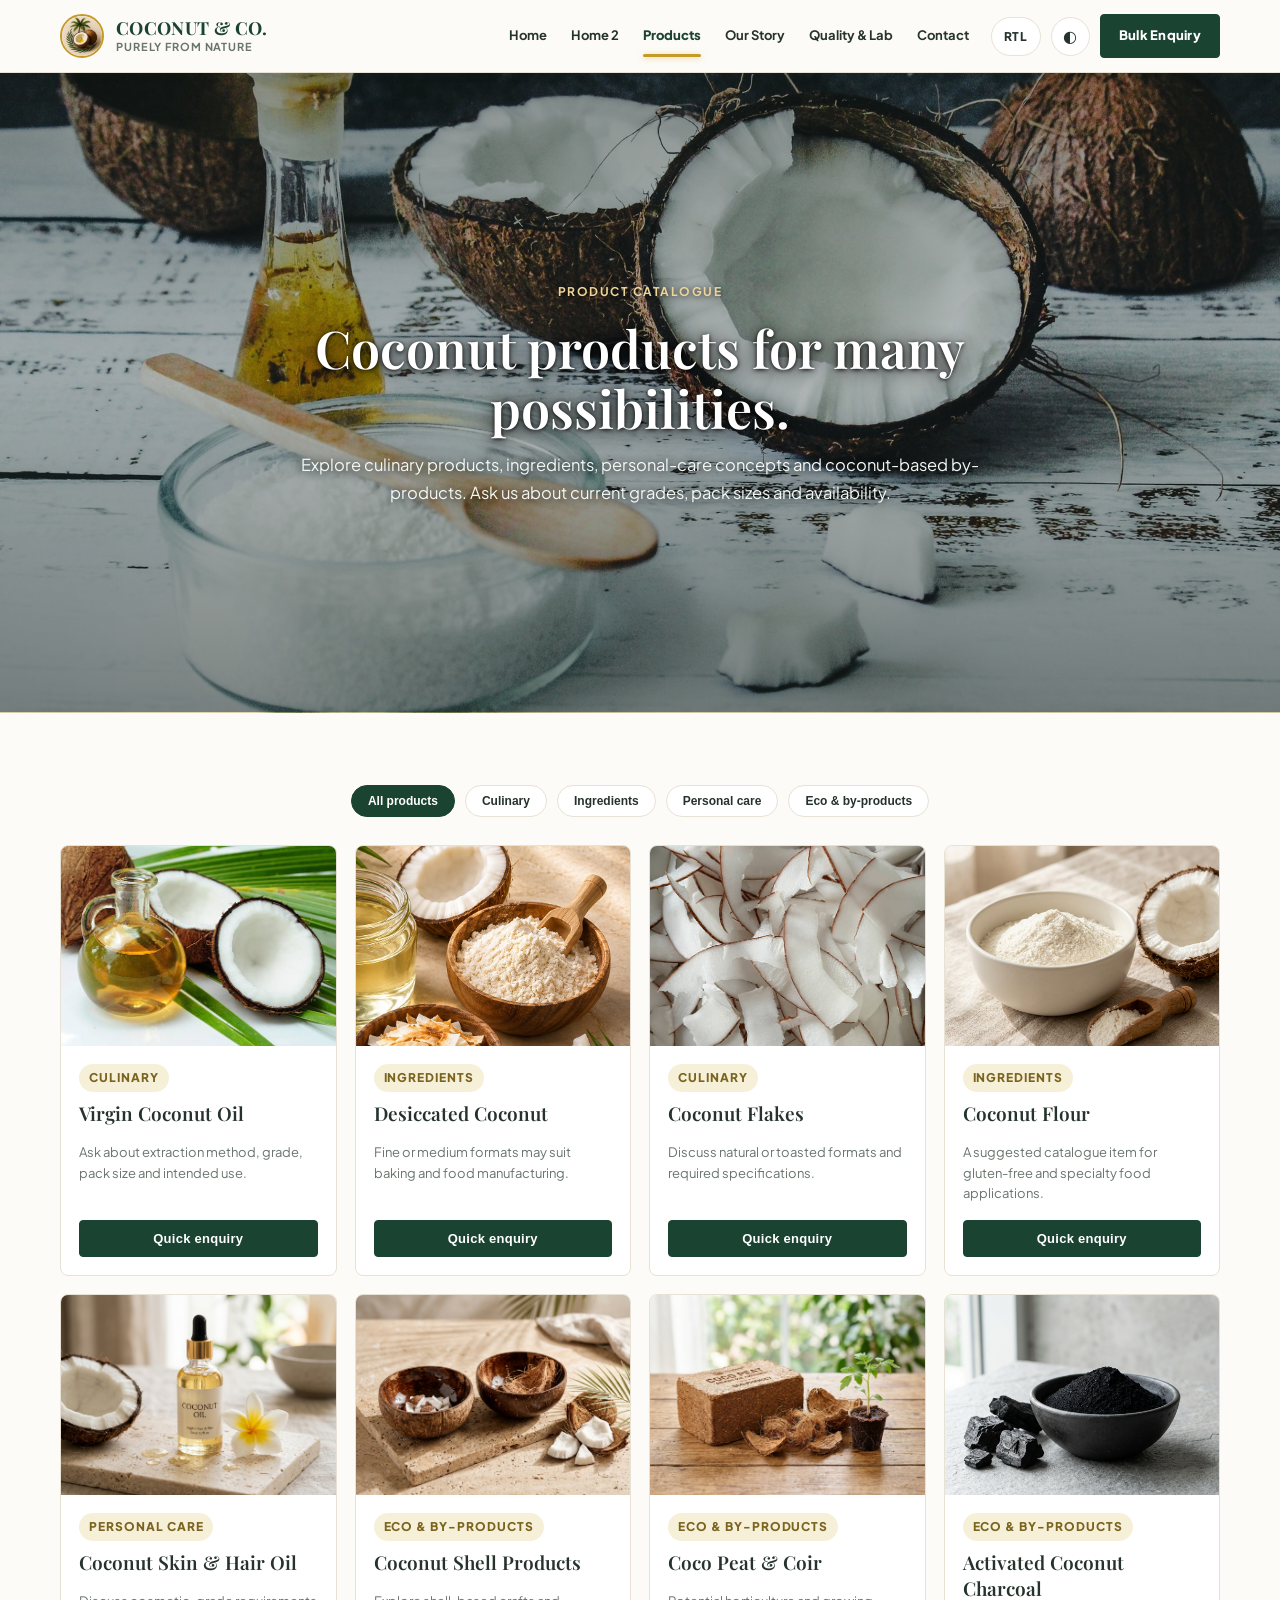
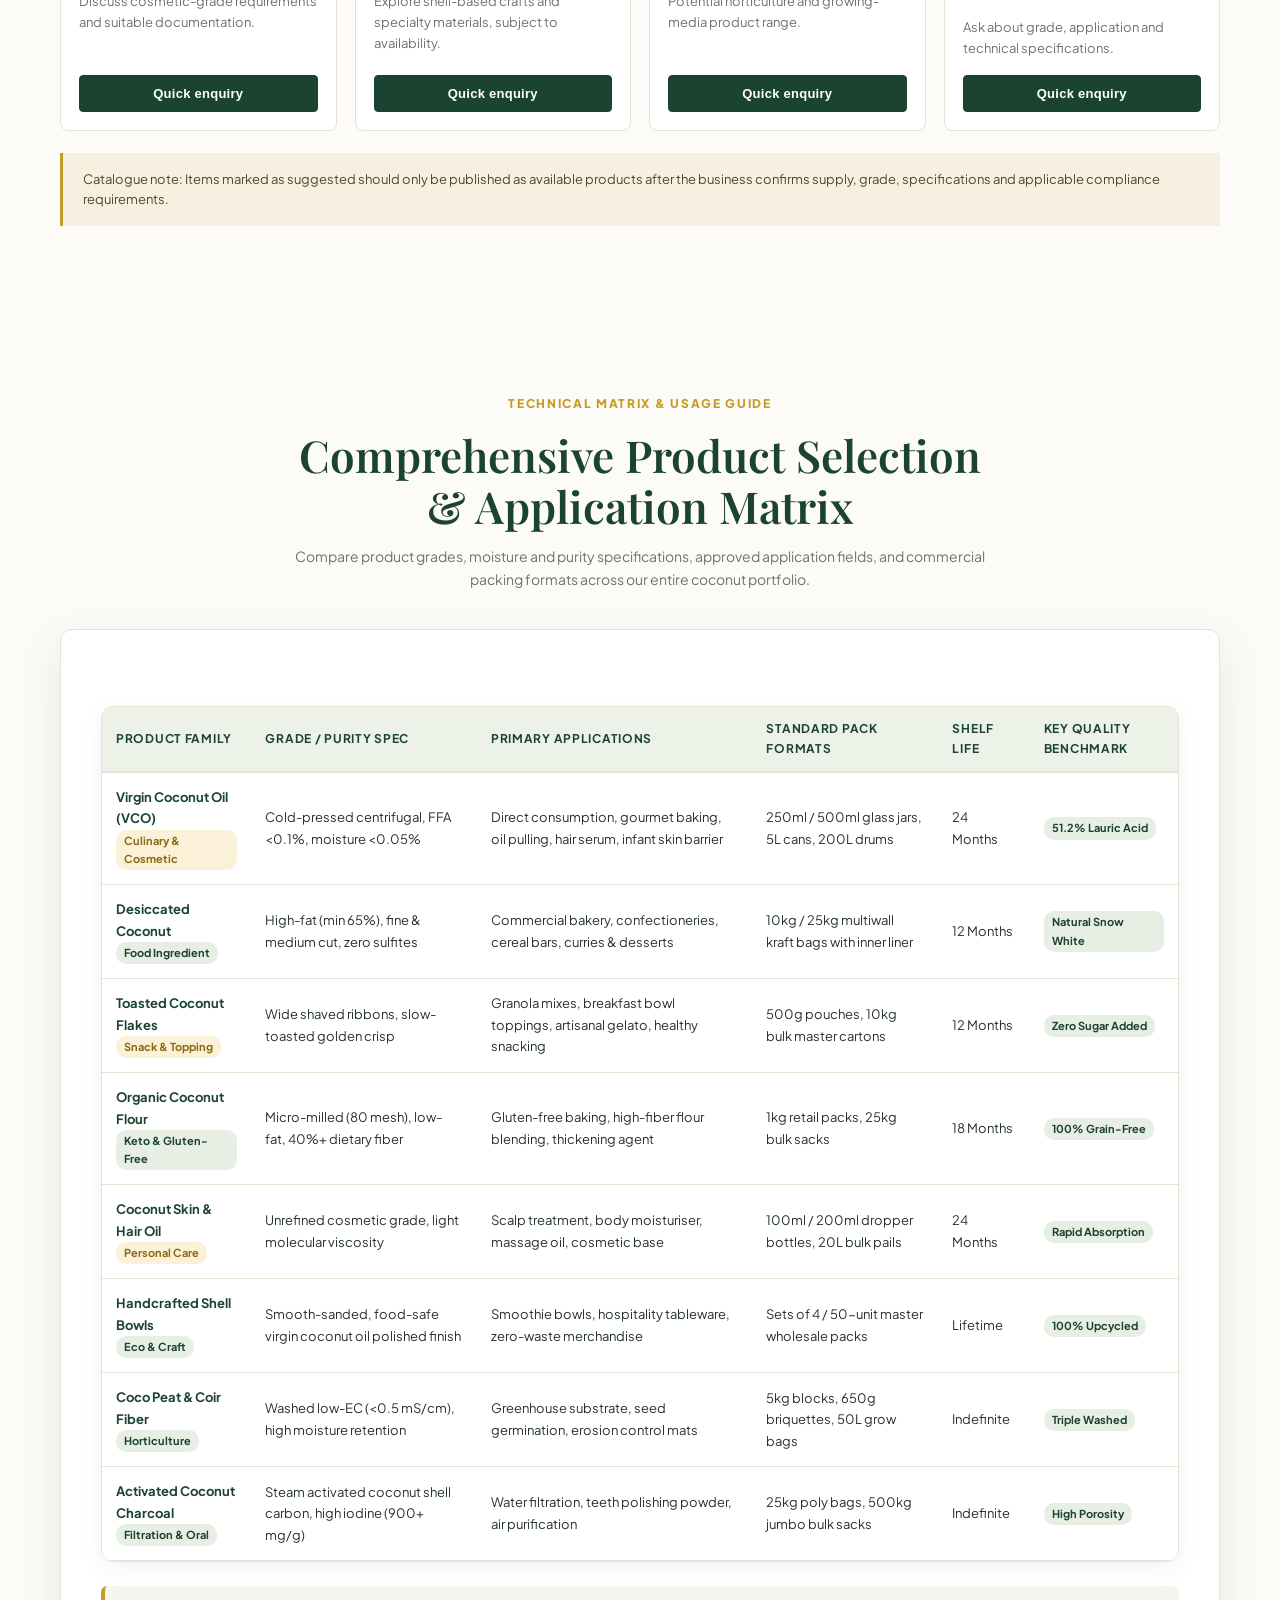
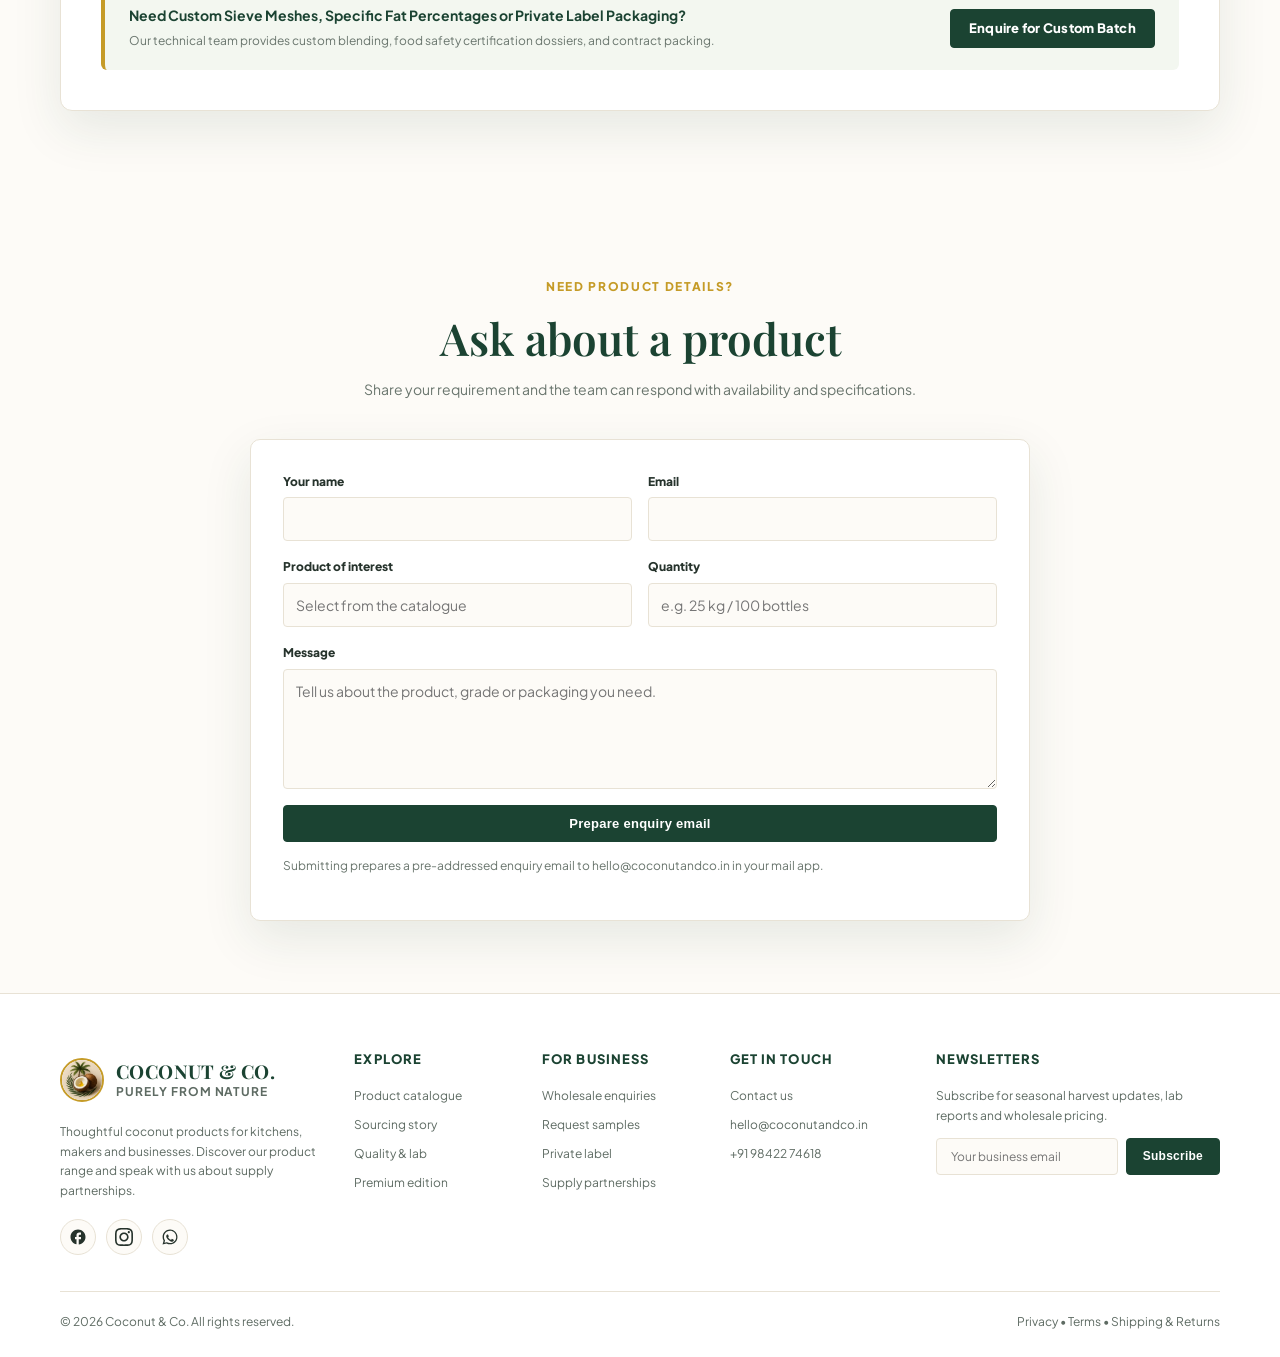
<file: products.html>
<!doctype html>
<html lang="en">

<head>
  <meta charset="utf-8">
  <meta name="viewport" content="width=device-width, initial-scale=1">
  <meta http-equiv="Cache-Control" content="no-cache, no-store, must-revalidate">
  <meta http-equiv="Pragma" content="no-cache">
  <meta http-equiv="Expires" content="0">
  <meta name="description" content="Explore coconut oil and coconut products, sourcing, quality and wholesale supply.">
  <title>Products Catalogue &amp; Specifications | Coconut &amp; Co.</title>
  <link rel="icon" type="image/png" href="assets/images/favicon.png">
  <link rel="shortcut icon" href="favicon.ico">
  <link rel="stylesheet" href="css/style.css?v=13.0">
  <script>
    (function () {
      var d = localStorage.getItem('coconut-dir');
      if (d === 'rtl') document.documentElement.setAttribute('dir', 'rtl');
      var t = localStorage.getItem('coconut-theme');
      if (t === 'dark') document.documentElement.classList.add('dark');
    })();
  </script>
</head>

<body>
  <header>
    <div class="container nav">
      <a class="brand" href="index.html">
        <img src="assets/images/brand-mark.png" alt="Coconut and oil droplet brand mark">
        <span>
          <strong>COCONUT &amp; CO.</strong>
          <small>Purely from nature</small>
        </span>
      </a>
      <button class="menu-btn" id="menuToggle" aria-label="Open navigation">☰</button>
      <nav class="links" id="siteLinks">
        <a href="index.html">Home</a>
        <a href="home-premium.html">Home 2</a>
        <a href="products.html" class="active">Products</a>
        <a href="sourcing.html">Our Story</a>
        <a href="quality-lab.html">Quality &amp; Lab</a>
        <a href="contact.html">Contact</a>
        <div class="drawer-actions">
          <div class="drawer-toggles">
            <button class="iconbtn rtl-toggle" aria-label="Toggle text direction"
              title="Toggle RTL / LTR text direction">
              <span class="rtl-text">RTL</span>
            </button>
            <button class="iconbtn theme-toggle" aria-label="Toggle dark mode" title="Toggle theme">
              <span class="tool-icon">◐</span>
              <span class="theme-text">Theme</span>
            </button>
          </div>
          <a class="btn gold drawer-cta" href="bulk-enquiry.html">Bulk Enquiry</a>
        </div>
      </nav>
      <div class="nav-actions">
        <button class="iconbtn rtl-toggle" id="rtlToggle" aria-label="Toggle text direction"
          title="Toggle RTL / LTR text direction">RTL</button>
        <button class="iconbtn theme-toggle" id="themeToggle" aria-label="Toggle dark mode"
          title="Toggle theme">◐</button>
        <a class="btn" href="bulk-enquiry.html">Bulk Enquiry</a>
      </div>
    </div>
  </header>

  <main>
    <div class="page-hero has-photo h1">
      <div class="container">
        <div class="eyebrow">Product catalogue</div>
        <h1>Coconut products for many possibilities.</h1>
        <p>Explore culinary products, ingredients, personal-care concepts and coconut-based by-products. Ask us about
          current grades, pack sizes and availability.</p>
      </div>
    </div>

    <section>
      <div class="container">
        <div class="filters">
          <button class="filter active" data-filter="all">All products</button>
          <button class="filter" data-filter="culinary">Culinary</button>
          <button class="filter" data-filter="ingredients">Ingredients</button>
          <button class="filter" data-filter="care">Personal care</button>
          <button class="filter" data-filter="eco">Eco &amp; by-products</button>
        </div>

        <div class="product-grid">
          <article class="product" data-category="culinary">
            <img src="assets/images/121.jpg" alt="Virgin coconut oil">
            <div class="product-body">
              <span class="tag">Culinary</span>
              <h3>Virgin Coconut Oil</h3>
              <p>Ask about extraction method, grade, pack size and intended use.</p>
              <button class="btn" data-enquire="Virgin Coconut Oil">Quick enquiry</button>
            </div>
          </article>

          <article class="product" data-category="ingredients">
            <img src="assets/images/coconut-powder.jpg" alt="Desiccated coconut">
            <div class="product-body">
              <span class="tag">Ingredients</span>
              <h3>Desiccated Coconut</h3>
              <p>Fine or medium formats may suit baking and food manufacturing.</p>
              <button class="btn" data-enquire="Desiccated Coconut">Quick enquiry</button>
            </div>
          </article>

          <article class="product" data-category="culinary">
            <img src="assets/images/flakes.jpg" alt="Coconut flakes">
            <div class="product-body">
              <span class="tag">Culinary</span>
              <h3>Coconut Flakes</h3>
              <p>Discuss natural or toasted formats and required specifications.</p>
              <button class="btn" data-enquire="Coconut Flakes">Quick enquiry</button>
            </div>
          </article>

          <article class="product" data-category="ingredients">
            <img src="assets/images/coconut-flour.jpg" alt="Organic fine coconut flour in bowl with cracked coconut"
              loading="lazy">
            <div class="product-body">
              <span class="tag">Ingredients</span>
              <h3>Coconut Flour</h3>
              <p>A suggested catalogue item for gluten-free and specialty food applications.</p>
              <button class="btn" data-enquire="Coconut Flour">Quick enquiry</button>
            </div>
          </article>

          <article class="product" data-category="care">
            <img src="assets/images/coconut-hair-skin-oil.jpg"
              alt="Cosmetic glass dropper bottle with virgin coconut hair and skin oil" loading="lazy">
            <div class="product-body">
              <span class="tag">Personal care</span>
              <h3>Coconut Skin &amp; Hair Oil</h3>
              <p>Discuss cosmetic-grade requirements and suitable documentation.</p>
              <button class="btn" data-enquire="Coconut Skin and Hair Oil">Quick enquiry</button>
            </div>
          </article>

          <article class="product" data-category="eco">
            <img src="assets/images/coconut-shell-bowls.jpg" alt="Handcrafted polished natural coconut shell bowls"
              loading="lazy">
            <div class="product-body">
              <span class="tag">Eco &amp; by-products</span>
              <h3>Coconut Shell Products</h3>
              <p>Explore shell-based crafts and specialty materials, subject to availability.</p>
              <button class="btn" data-enquire="Coconut Shell Products">Quick enquiry</button>
            </div>
          </article>

          <article class="product" data-category="eco">
            <img src="assets/images/coco-peat-coir.jpg"
              alt="Compressed horticultural coco peat block and natural coir fiber" loading="lazy">
            <div class="product-body">
              <span class="tag">Eco &amp; by-products</span>
              <h3>Coco Peat &amp; Coir</h3>
              <p>Potential horticulture and growing-media product range.</p>
              <button class="btn" data-enquire="Coco Peat and Coir">Quick enquiry</button>
            </div>
          </article>

          <article class="product" data-category="eco">
            <img src="assets/images/activated-coconut-charcoal.jpg"
              alt="Pure activated coconut charcoal powder in ceramic bowl" loading="lazy">
            <div class="product-body">
              <span class="tag">Eco &amp; by-products</span>
              <h3>Activated Coconut Charcoal</h3>
              <p>Ask about grade, application and technical specifications.</p>
              <button class="btn" data-enquire="Activated Coconut Charcoal">Quick enquiry</button>
            </div>
          </article>
        </div>

        <div class="notice">
          Catalogue note: Items marked as suggested should only be published as available products after the business
          confirms supply, grade, specifications and applicable compliance requirements.
        </div>
      </div>
    </section>

    <!-- Comprehensive Product Selection & Application Matrix -->
    <section style="background:var(--cream);padding:70px 0">
      <div class="container">
        <div class="section-head">
          <div class="eyebrow">Technical Matrix &amp; Usage Guide</div>
          <h2>Comprehensive Product Selection &amp; Application Matrix</h2>
          <p>Compare product grades, moisture and purity specifications, approved application fields, and commercial
            packing formats across our entire coconut portfolio.</p>
        </div>
        <div class="products-matrix-hub">
          <div class="matrix-table-wrap">
            <table class="matrix-table">
              <thead>
                <tr>
                  <th>Product Family</th>
                  <th>Grade / Purity Spec</th>
                  <th>Primary Applications</th>
                  <th>Standard Pack Formats</th>
                  <th>Shelf Life</th>
                  <th>Key Quality Benchmark</th>
                </tr>
              </thead>
              <tbody>
                <tr>
                  <td>
                    <span class="matrix-prod-title">Virgin Coconut Oil (VCO)</span><br>
                    <span class="matrix-tag gold">Culinary &amp; Cosmetic</span>
                  </td>
                  <td>Cold-pressed centrifugal, FFA &lt;0.1%, moisture &lt;0.05%</td>
                  <td>Direct consumption, gourmet baking, oil pulling, hair serum, infant skin barrier</td>
                  <td>250ml / 500ml glass jars, 5L cans, 200L drums</td>
                  <td>24 Months</td>
                  <td><span class="matrix-tag">51.2% Lauric Acid</span></td>
                </tr>
                <tr>
                  <td>
                    <span class="matrix-prod-title">Desiccated Coconut</span><br>
                    <span class="matrix-tag">Food Ingredient</span>
                  </td>
                  <td>High-fat (min 65%), fine &amp; medium cut, zero sulfites</td>
                  <td>Commercial bakery, confectioneries, cereal bars, curries &amp; desserts</td>
                  <td>10kg / 25kg multiwall kraft bags with inner liner</td>
                  <td>12 Months</td>
                  <td><span class="matrix-tag">Natural Snow White</span></td>
                </tr>
                <tr>
                  <td>
                    <span class="matrix-prod-title">Toasted Coconut Flakes</span><br>
                    <span class="matrix-tag gold">Snack &amp; Topping</span>
                  </td>
                  <td>Wide shaved ribbons, slow-toasted golden crisp</td>
                  <td>Granola mixes, breakfast bowl toppings, artisanal gelato, healthy snacking</td>
                  <td>500g pouches, 10kg bulk master cartons</td>
                  <td>12 Months</td>
                  <td><span class="matrix-tag">Zero Sugar Added</span></td>
                </tr>
                <tr>
                  <td>
                    <span class="matrix-prod-title">Organic Coconut Flour</span><br>
                    <span class="matrix-tag">Keto &amp; Gluten-Free</span>
                  </td>
                  <td>Micro-milled (80 mesh), low-fat, 40%+ dietary fiber</td>
                  <td>Gluten-free baking, high-fiber flour blending, thickening agent</td>
                  <td>1kg retail packs, 25kg bulk sacks</td>
                  <td>18 Months</td>
                  <td><span class="matrix-tag">100% Grain-Free</span></td>
                </tr>
                <tr>
                  <td>
                    <span class="matrix-prod-title">Coconut Skin &amp; Hair Oil</span><br>
                    <span class="matrix-tag gold">Personal Care</span>
                  </td>
                  <td>Unrefined cosmetic grade, light molecular viscosity</td>
                  <td>Scalp treatment, body moisturiser, massage oil, cosmetic base</td>
                  <td>100ml / 200ml dropper bottles, 20L bulk pails</td>
                  <td>24 Months</td>
                  <td><span class="matrix-tag">Rapid Absorption</span></td>
                </tr>
                <tr>
                  <td>
                    <span class="matrix-prod-title">Handcrafted Shell Bowls</span><br>
                    <span class="matrix-tag">Eco &amp; Craft</span>
                  </td>
                  <td>Smooth-sanded, food-safe virgin coconut oil polished finish</td>
                  <td>Smoothie bowls, hospitality tableware, zero-waste merchandise</td>
                  <td>Sets of 4 / 50-unit master wholesale packs</td>
                  <td>Lifetime</td>
                  <td><span class="matrix-tag">100% Upcycled</span></td>
                </tr>
                <tr>
                  <td>
                    <span class="matrix-prod-title">Coco Peat &amp; Coir Fiber</span><br>
                    <span class="matrix-tag">Horticulture</span>
                  </td>
                  <td>Washed low-EC (&lt;0.5 mS/cm), high moisture retention</td>
                  <td>Greenhouse substrate, seed germination, erosion control mats</td>
                  <td>5kg blocks, 650g briquettes, 50L grow bags</td>
                  <td>Indefinite</td>
                  <td><span class="matrix-tag">Triple Washed</span></td>
                </tr>
                <tr>
                  <td>
                    <span class="matrix-prod-title">Activated Coconut Charcoal</span><br>
                    <span class="matrix-tag">Filtration &amp; Oral</span>
                  </td>
                  <td>Steam activated coconut shell carbon, high iodine (900+ mg/g)</td>
                  <td>Water filtration, teeth polishing powder, air purification</td>
                  <td>25kg poly bags, 500kg jumbo bulk sacks</td>
                  <td>Indefinite</td>
                  <td><span class="matrix-tag">High Porosity</span></td>
                </tr>
              </tbody>
            </table>
          </div>
          <div class="matrix-custom-banner">
            <div>
              <strong class="matrix-banner-title">Need Custom Sieve Meshes, Specific Fat Percentages or Private Label Packaging?</strong>
              <span class="matrix-banner-desc">Our technical team provides custom blending, food safety certification dossiers, and contract packing.</span>
            </div>
            <a class="btn" href="#enquiry-form" style="font-size:13px;padding:8px 18px">Enquire for Custom Batch</a>
          </div>
        </div>
      </div>
    </section>

    <section id="enquiry-form">
      <div class="container">
        <div class="section-head">
          <div class="eyebrow">Need product details?</div>
          <h2>Ask about a product</h2>
          <p>Share your requirement and the team can respond with availability and specifications.</p>
        </div>
        <div class="form-wrap">
          <form data-mailto data-subject="Coconut product enquiry" data-email="hello@coconutandco.in">
            <div class="form-grid">
              <div class="field">
                <label>Your name</label>
                <input name="Name" required>
              </div>
              <div class="field">
                <label>Email</label>
                <input type="email" name="Email" required>
              </div>
              <div class="field">
                <label>Product of interest</label>
                <input id="productInterest" name="Product" placeholder="Select from the catalogue">
              </div>
              <div class="field">
                <label>Quantity</label>
                <input name="Quantity" placeholder="e.g. 25 kg / 100 bottles">
              </div>
              <div class="field full">
                <label>Message</label>
                <textarea name="Message"
                  placeholder="Tell us about the product, grade or packaging you need."></textarea>
              </div>
              <div class="field full">
                <button class="btn" type="submit">Prepare enquiry email</button>
                <p class="form-note">Submitting prepares a pre-addressed enquiry email to hello@coconutandco.in in your
                  mail app.</p>
              </div>
            </div>
          </form>
        </div>
      </div>
    </section>
  </main>

  <footer>
    <div class="container">
      <div class="footer-grid">
        <div class="footer-col footer-brand-col">
          <a class="brand" href="index.html">
            <img src="assets/images/brand-mark.png" alt="Coconut and oil droplet brand mark">
            <span>
              <strong>COCONUT &amp; CO.</strong>
              <small>Purely from nature</small>
            </span>
          </a>
          <p>Thoughtful coconut products for kitchens, makers and businesses. Discover our product range and speak with
            us about supply partnerships.</p>
          <div class="social-links" aria-label="Social media links">
            <a href="https://facebook.com" target="_blank" rel="noopener" class="social-btn" aria-label="Facebook">
              <svg width="18" height="18" viewBox="0 0 24 24" fill="currentColor">
                <path
                  d="M22 12c0-5.52-4.48-10-10-10S2 6.48 2 12c0 4.84 3.44 8.87 8 9.8V15H8v-3h2V9.5C10 7.57 11.57 6 13.5 6H16v3h-2c-.55 0-1 .45-1 1v2h3v3h-3v6.95C18.05 21.45 22 17.19 22 12z" />
              </svg>
            </a>
            <a href="https://instagram.com" target="_blank" rel="noopener" class="social-btn" aria-label="Instagram">
              <svg width="18" height="18" viewBox="0 0 24 24" fill="currentColor">
                <path
                  d="M12 2.163c3.204 0 3.584.012 4.85.07 3.252.148 4.771 1.691 4.919 4.919.058 1.265.069 1.645.069 4.849 0 3.205-.012 3.584-.069 4.849-.149 3.225-1.664 4.771-4.919 4.919-1.266.058-1.644.07-4.85.07-3.204 0-3.584-.012-4.849-.07-3.26-.149-4.771-1.699-4.919-4.92-.058-1.265-.07-1.644-.07-4.849 0-3.204.013-3.583.07-4.849.149-3.227 1.664-4.771 4.919-4.919 1.266-.057 1.645-.069 4.849-.069zm0-2.163c-3.259 0-3.667.014-4.947.072-4.358.2-6.78 2.618-6.98 6.98-.059 1.281-.073 1.689-.073 4.948 0 3.259.014 3.668.072 4.948.2 4.358 2.618 6.78 6.98 6.98 1.281.058 1.689.072 4.948.072 3.259 0 3.668-.014 4.948-.072 4.354-.2 6.782-2.618 6.979-6.98.059-1.28.073-1.689.073-4.948 0-3.259-.014-3.667-.072-4.947-.196-4.354-2.617-6.78-6.979-6.98-1.281-.059-1.69-.073-4.949-.073zm0 5.838c-3.403 0-6.162 2.759-6.162 6.162s2.759 6.163 6.162 6.163 6.162-2.759 6.162-6.163c0-3.403-2.759-6.162-6.162-6.162zm0 10.162c-2.209 0-4-1.79-4-4 0-2.209 1.791-4 4-4s4 1.791 4 4c0 2.21-1.791 4-4 4zm6.406-11.845c-.796 0-1.441.645-1.441 1.44s.645 1.44 1.441 1.44c.795 0 1.439-.645 1.439-1.44s-.644-1.44-1.439-1.44z" />
              </svg>
            </a>
            <a href="https://wa.me/919842274618" target="_blank" rel="noopener" class="social-btn"
              aria-label="WhatsApp">
              <svg width="18" height="18" viewBox="0 0 24 24" fill="currentColor">
                <path
                  d="M12.04 2c-5.46 0-9.91 4.45-9.91 9.91 0 1.75.46 3.45 1.32 4.95L2.05 22l5.25-1.38c1.45.79 3.08 1.21 4.74 1.21 5.46 0 9.91-4.45 9.91-9.91 0-2.65-1.03-5.14-2.9-7.01A9.816 9.816 0 0 0 12.04 2zm.01 1.67c2.2 0 4.26.86 5.82 2.42a8.204 8.204 0 0 1 2.41 5.82c0 4.54-3.7 8.24-8.24 8.24-1.42 0-2.82-.37-4.06-1.07l-.29-.17-3.12.82.83-3.04-.19-.3a8.21 8.21 0 0 1-1.26-4.48c0-4.54 3.7-8.24 8.24-8.24zm4.52 11.66c-.25-.12-1.47-.72-1.7-.81-.23-.08-.39-.12-.56.12-.17.25-.64.81-.79.97-.14.17-.29.19-.54.06-.25-.12-1.05-.39-2-1.23-.74-.66-1.24-1.47-1.39-1.72-.14-.25-.02-.38.11-.5.11-.11.25-.29.37-.43.12-.14.17-.25.25-.41.08-.17.04-.31-.02-.43-.06-.12-.56-1.34-.76-1.84-.2-.48-.4-.42-.56-.43h-.47c-.17 0-.44.06-.67.31-.23.25-.88.86-.88 2.1 0 1.24.9 2.45 1.03 2.61.12.17 1.77 2.71 4.3 3.8 2.52 1.08 2.52.72 2.98.68.46-.05 1.47-.6 1.68-1.18.21-.58.21-1.07.15-1.18-.06-.12-.22-.19-.47-.31z" />
              </svg>
            </a>
          </div>
        </div>
        <div class="footer-col">
          <h4>Explore</h4>
          <a href="products.html">Product catalogue</a>
          <a href="sourcing.html">Sourcing story</a>
          <a href="quality-lab.html">Quality &amp; lab</a>
          <a href="home-premium.html">Premium edition</a>
        </div>
        <div class="footer-col">
          <h4>For business</h4>
          <a href="bulk-enquiry.html">Wholesale enquiries</a>
          <a href="bulk-enquiry.html#samples">Request samples</a>
          <a href="bulk-enquiry.html#private-label">Private label</a>
          <a href="contact.html">Supply partnerships</a>
        </div>
        <div class="footer-col">
          <h4>Get in touch</h4>
          <a href="contact.html">Contact us</a>
          <a href="mailto:hello@coconutandco.in">hello@coconutandco.in</a>
          <a href="tel:+919842274618">+91 98422 74618</a>
        </div>
        <div class="footer-col footer-newsletter-col">
          <h4>Newsletters</h4>
          <p>Subscribe for seasonal harvest updates, lab reports and wholesale pricing.</p>
          <form class="newsletter-form" data-newsletter>
            <input type="email" placeholder="Your business email" required aria-label="Email address">
            <button class="btn" type="submit">Subscribe</button>
          </form>
          <div class="newsletter-success" hidden>✓ Thank you! You are subscribed.</div>
        </div>
      </div>
      <div class="footer-bottom">
        <span>© 2026 Coconut &amp; Co. All rights reserved.</span>
        <span>Privacy • Terms • Shipping &amp; Returns</span>
      </div>
    </div>
  </footer>

  <!-- Move to Top Floating Button -->
  <button type="button" class="scroll-top" id="scrollTopBtn" aria-label="Back to top" title="Back to top">
    <svg width="20" height="20" viewBox="0 0 24 24" fill="none" stroke="currentColor" stroke-width="2.5"
      stroke-linecap="round" stroke-linejoin="round">
      <polyline points="18 15 12 9 6 15"></polyline>
    </svg>
  </button>
  <script src="js/main.js?v=13.0"></script>

</body>

</html>
</file>
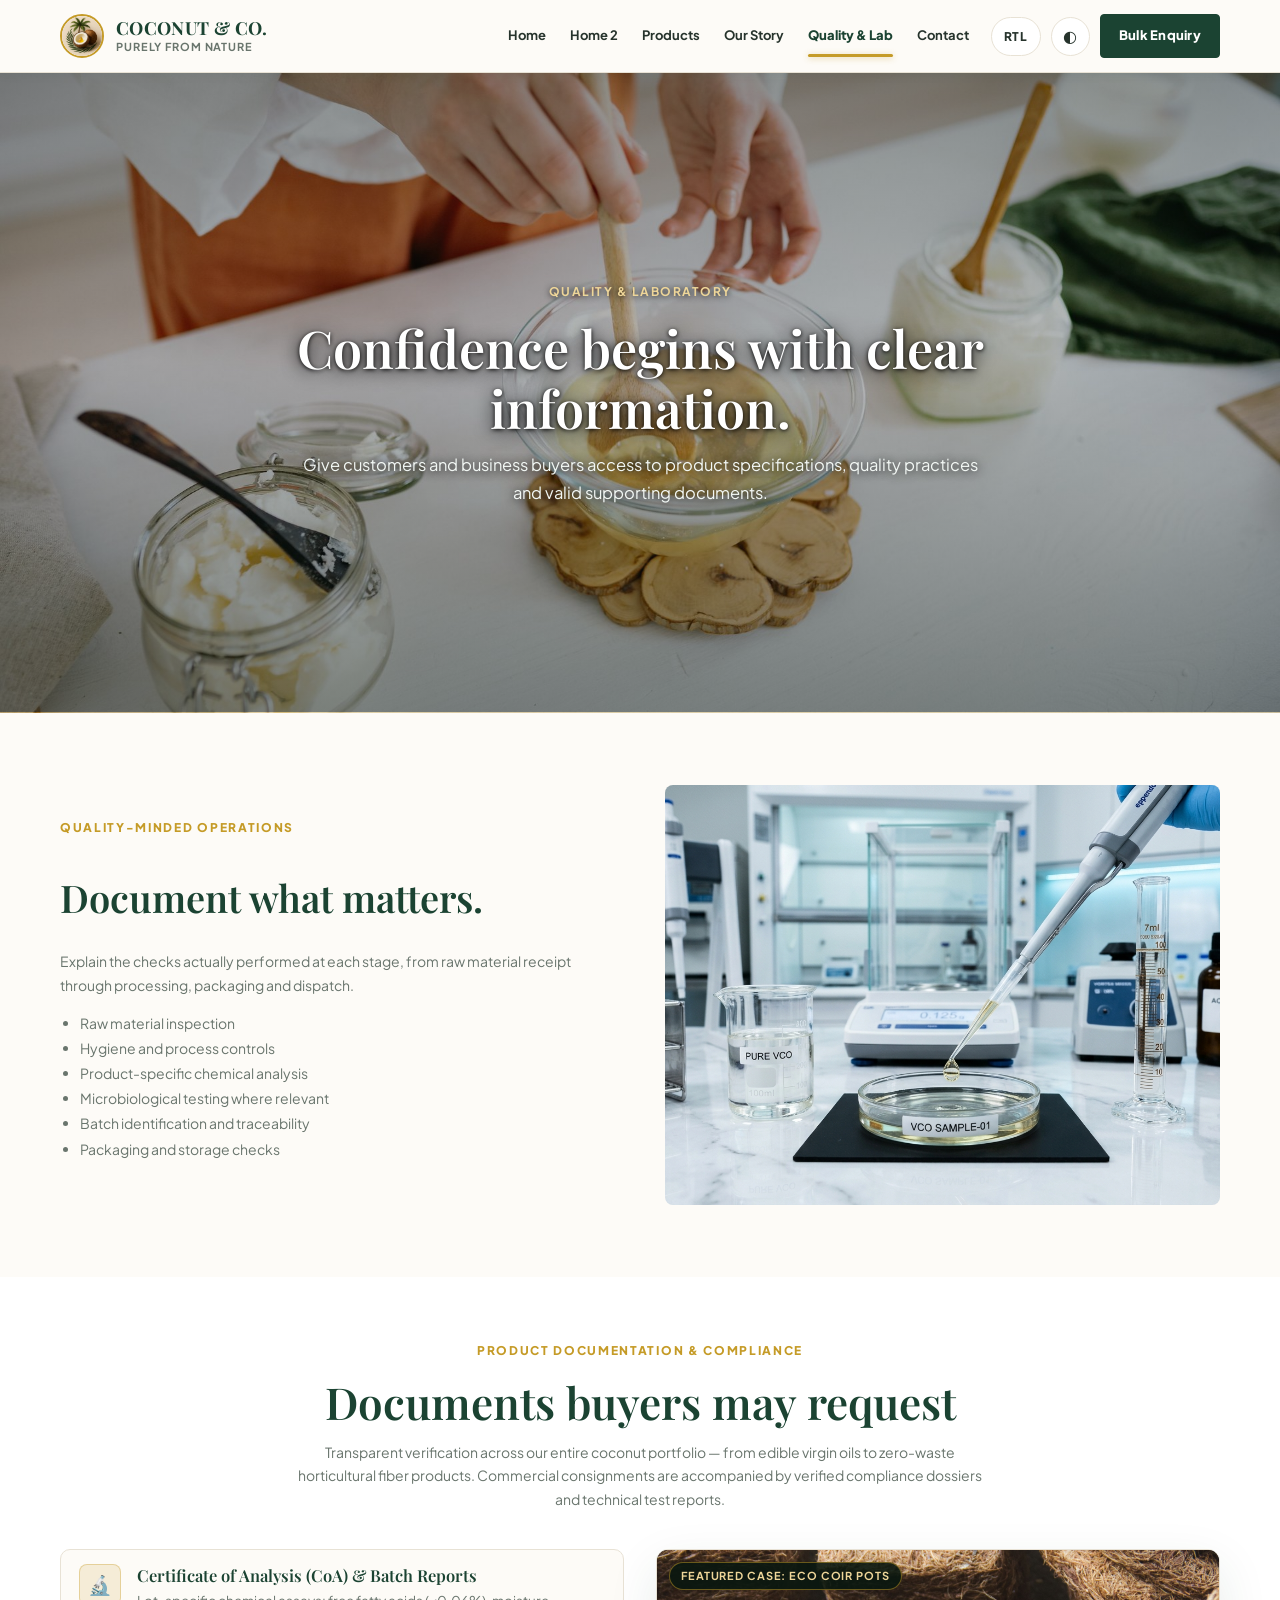
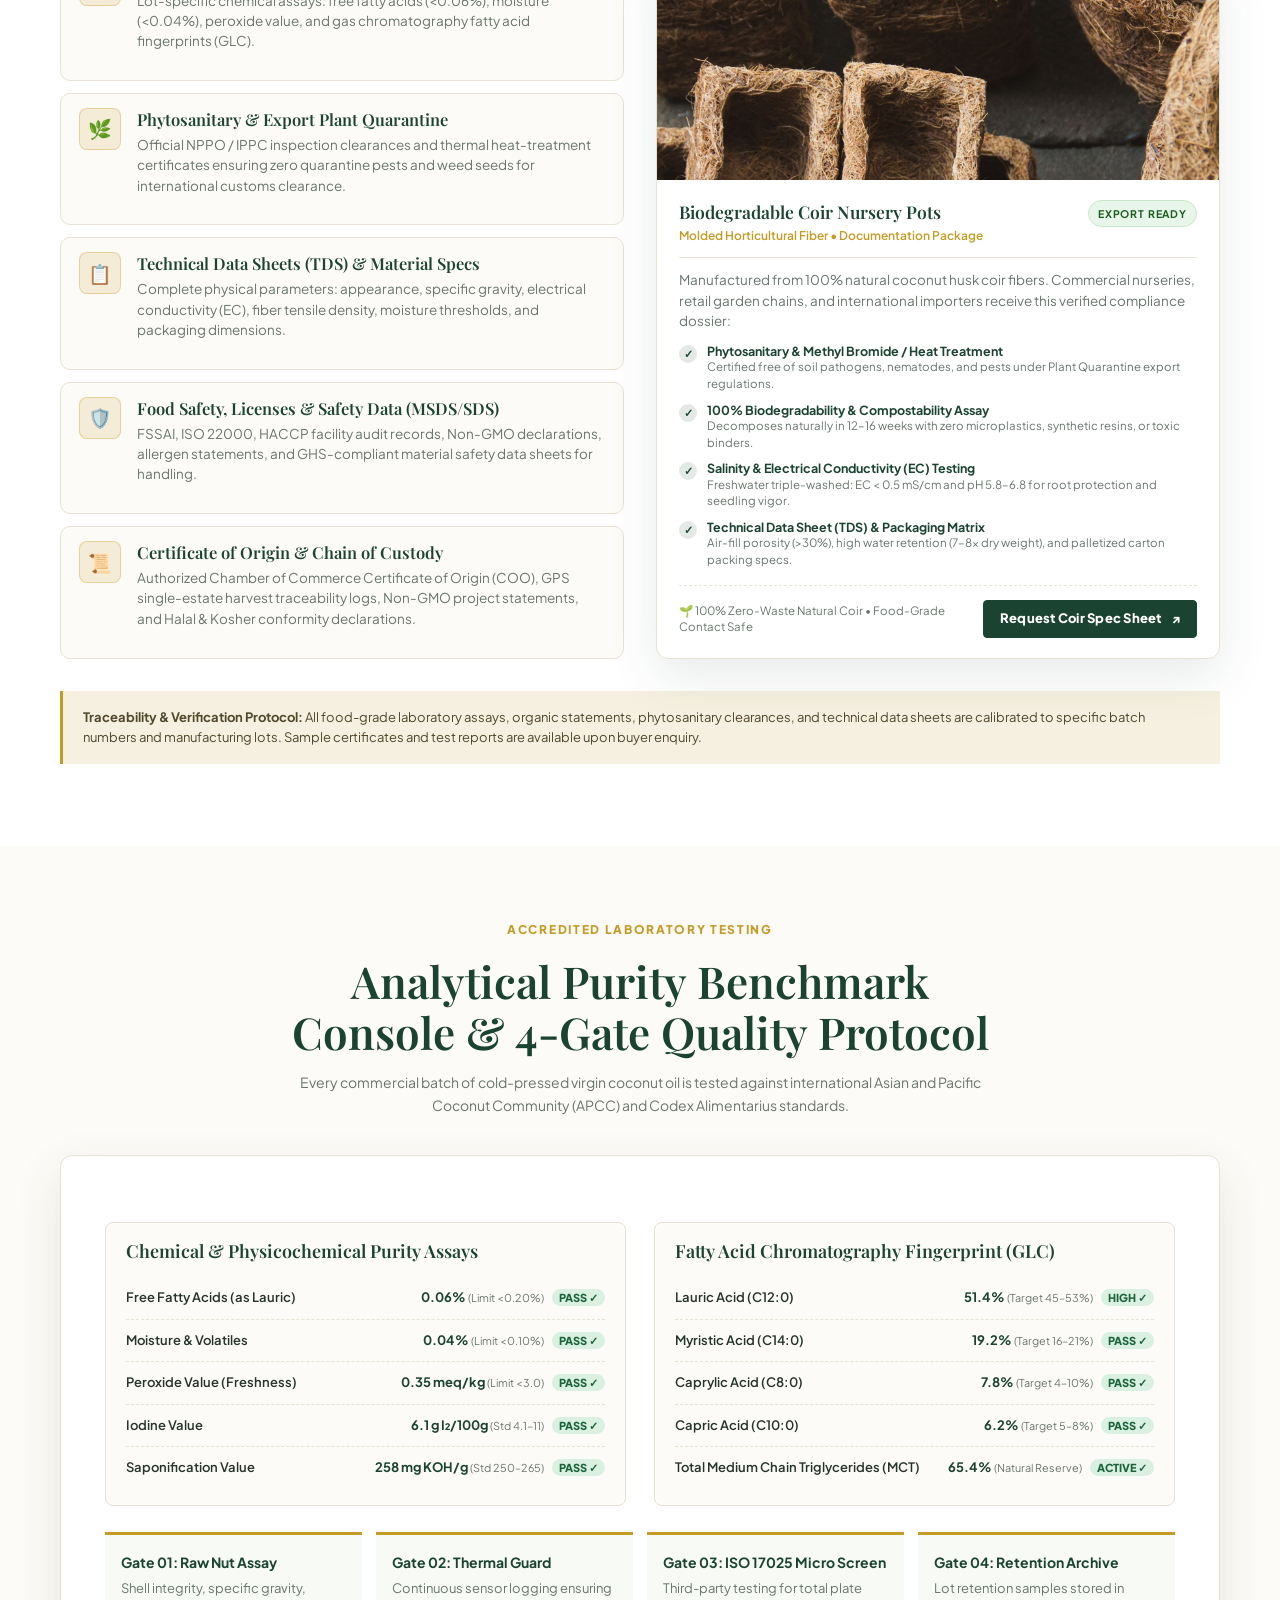
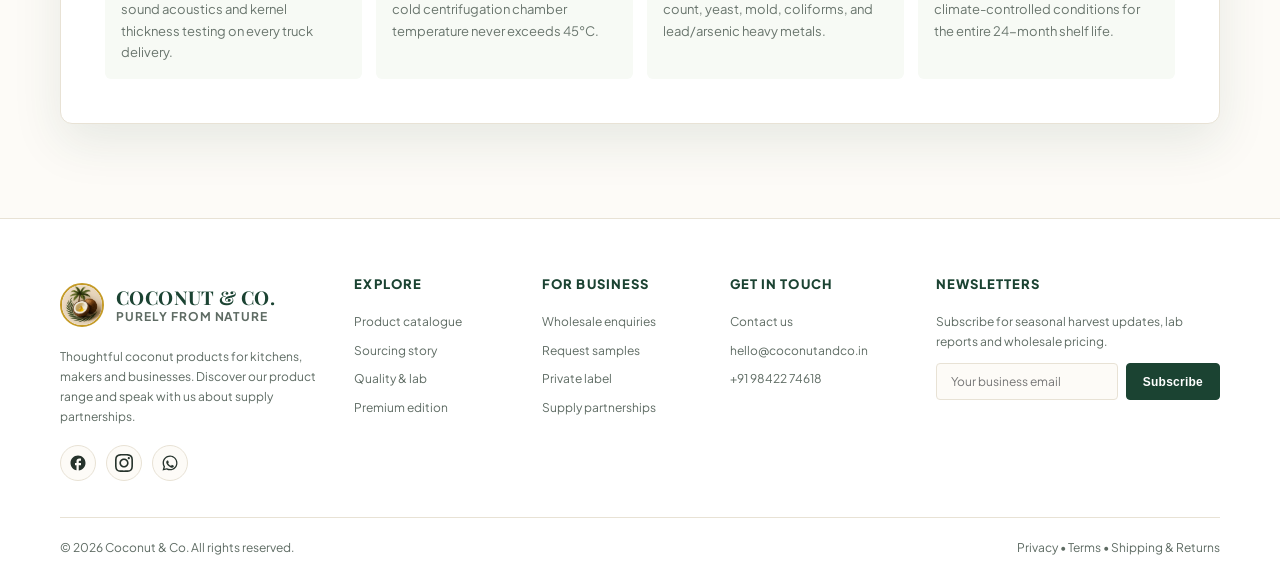
<file: quality-lab.html>
<!doctype html>
<html lang="en">

<head>
  <meta charset="utf-8">
  <meta name="viewport" content="width=device-width, initial-scale=1">
  <meta http-equiv="Cache-Control" content="no-cache, no-store, must-revalidate">
  <meta http-equiv="Pragma" content="no-cache">
  <meta http-equiv="Expires" content="0">
  <meta name="description" content="Explore coconut oil and coconut products, sourcing, quality and wholesale supply.">
  <title>Quality Standards &amp; Lab Purity Verification | Coconut &amp; Co.</title>
  <link rel="icon" type="image/png" href="assets/images/favicon.png">
  <link rel="shortcut icon" href="favicon.ico">
  <link rel="stylesheet" href="css/style.css?v=13.0">
  <script>
    (function () {
      var d = localStorage.getItem('coconut-dir');
      if (d === 'rtl') document.documentElement.setAttribute('dir', 'rtl');
      var t = localStorage.getItem('coconut-theme');
      if (t === 'dark') document.documentElement.classList.add('dark');
    })();
  </script>
</head>

<body>
  <header>
    <div class="container nav">
      <a class="brand" href="index.html">
        <img src="assets/images/brand-mark.png" alt="Coconut and oil droplet brand mark">
        <span>
          <strong>COCONUT &amp; CO.</strong>
          <small>Purely from nature</small>
        </span>
      </a>
      <button class="menu-btn" id="menuToggle" aria-label="Open navigation">☰</button>
      <nav class="links" id="siteLinks">
        <a href="index.html">Home</a>
        <a href="home-premium.html">Home 2</a>
        <a href="products.html">Products</a>
        <a href="sourcing.html">Our Story</a>
        <a href="quality-lab.html" class="active">Quality &amp; Lab</a>
        <a href="contact.html">Contact</a>
        <div class="drawer-actions">
          <div class="drawer-toggles">
            <button class="iconbtn rtl-toggle" aria-label="Toggle text direction"
              title="Toggle RTL / LTR text direction">
              <span class="rtl-text">RTL</span>
            </button>
            <button class="iconbtn theme-toggle" aria-label="Toggle dark mode" title="Toggle theme">
              <span class="tool-icon">◐</span>
              <span class="theme-text">Theme</span>
            </button>
          </div>
          <a class="btn gold drawer-cta" href="bulk-enquiry.html">Bulk Enquiry</a>
        </div>
      </nav>
      <div class="nav-actions">
        <button class="iconbtn rtl-toggle" id="rtlToggle" aria-label="Toggle text direction"
          title="Toggle RTL / LTR text direction">RTL</button>
        <button class="iconbtn theme-toggle" id="themeToggle" aria-label="Toggle dark mode"
          title="Toggle theme">◐</button>
        <a class="btn" href="bulk-enquiry.html">Bulk Enquiry</a>
      </div>
    </div>
  </header>

  <main>
    <div class="page-hero has-photo h3">
      <div class="container">
        <div class="eyebrow">Quality &amp; laboratory</div>
        <h1>Confidence begins with clear information.</h1>
        <p>Give customers and business buyers access to product specifications, quality practices and valid supporting
          documents.</p>
      </div>
    </div>

    <section>
      <div class="container split">
        <div>
          <div class="eyebrow">Quality-minded operations</div>
          <h2>Document what matters.</h2>
          <p>Explain the checks actually performed at each stage, from raw material receipt through processing,
            packaging and dispatch.</p>
          <ul>
            <li>Raw material inspection</li>
            <li>Hygiene and process controls</li>
            <li>Product-specific chemical analysis</li>
            <li>Microbiological testing where relevant</li>
            <li>Batch identification and traceability</li>
            <li>Packaging and storage checks</li>
          </ul>
        </div>
        <img src="assets/images/coconut-quality-lab.jpg"
          alt="Modern laboratory testing and quality verification of virgin coconut oil" loading="lazy">
      </div>
    </section>

    <section style="background:var(--white);padding:60px 0">
      <div class="container">
        <div class="section-head">
          <div class="eyebrow">Product Documentation &amp; Compliance</div>
          <h2>Documents buyers may request</h2>
          <p>Transparent verification across our entire coconut portfolio — from edible virgin oils to zero-waste
            horticultural fiber products. Commercial consignments are accompanied by verified compliance dossiers and
            technical test reports.</p>
        </div>

        <div class="doc-showcase-split">
          <!-- Left Column: Core Documentation Portfolios -->
          <div class="doc-cards-col">
            <div class="doc-feature-card">
              <div class="doc-card-icon">🔬</div>
              <div class="doc-card-content">
                <h3>Certificate of Analysis (CoA) &amp; Batch Reports</h3>
                <p>Lot-specific chemical assays: free fatty acids (&lt;0.06%), moisture (&lt;0.04%), peroxide value, and
                  gas chromatography fatty acid fingerprints (GLC).</p>
              </div>
            </div>

            <div class="doc-feature-card">
              <div class="doc-card-icon">🌿</div>
              <div class="doc-card-content">
                <h3>Phytosanitary &amp; Export Plant Quarantine</h3>
                <p>Official NPPO / IPPC inspection clearances and thermal heat-treatment certificates ensuring zero
                  quarantine pests and weed seeds for international customs clearance.</p>
              </div>
            </div>

            <div class="doc-feature-card">
              <div class="doc-card-icon">📋</div>
              <div class="doc-card-content">
                <h3>Technical Data Sheets (TDS) &amp; Material Specs</h3>
                <p>Complete physical parameters: appearance, specific gravity, electrical conductivity (EC), fiber
                  tensile density, moisture thresholds, and packaging dimensions.</p>
              </div>
            </div>

            <div class="doc-feature-card">
              <div class="doc-card-icon">🛡️</div>
              <div class="doc-card-content">
                <h3>Food Safety, Licenses &amp; Safety Data (MSDS/SDS)</h3>
                <p>FSSAI, ISO 22000, HACCP facility audit records, Non-GMO declarations, allergen statements, and
                  GHS-compliant material safety data sheets for handling.</p>
              </div>
            </div>

            <div class="doc-feature-card">
              <div class="doc-card-icon">📜</div>
              <div class="doc-card-content">
                <h3>Certificate of Origin &amp; Chain of Custody</h3>
                <p>Authorized Chamber of Commerce Certificate of Origin (COO), GPS single-estate harvest traceability logs, Non-GMO project statements, and Halal &amp; Kosher conformity declarations.</p>
              </div>
            </div>

          </div>

          <!-- Right Column: Featured By-Product Case Study with 14.jpg -->
          <div class="doc-specimen-card">
            <div class="doc-specimen-image-wrap">
              <img src="assets/images/14.jpg"
                alt="Biodegradable molded coconut coir pots and horticultural husk fiber nursery cups" loading="lazy">
              <span class="doc-specimen-badge">Featured Case: Eco Coir Pots</span>
            </div>
            <div class="doc-specimen-body">
              <div class="doc-specimen-header">
                <div>
                  <h3>Biodegradable Coir Nursery Pots</h3>
                  <p class="doc-specimen-sub">Molded Horticultural Fiber • Documentation Package</p>
                </div>
                <span class="doc-tag-pill">Export Ready</span>
              </div>
              <p class="doc-specimen-desc">
                Manufactured from 100% natural coconut husk coir fibers. Commercial nurseries, retail garden chains, and
                international importers receive this verified compliance dossier:
              </p>
              <div class="doc-specimen-checklist">
                <div class="checklist-item">
                  <span class="check-icon">✓</span>
                  <div>
                    <strong>Phytosanitary &amp; Methyl Bromide / Heat Treatment</strong>
                    <small>Certified free of soil pathogens, nematodes, and pests under Plant Quarantine export
                      regulations.</small>
                  </div>
                </div>
                <div class="checklist-item">
                  <span class="check-icon">✓</span>
                  <div>
                    <strong>100% Biodegradability &amp; Compostability Assay</strong>
                    <small>Decomposes naturally in 12–16 weeks with zero microplastics, synthetic resins, or toxic
                      binders.</small>
                  </div>
                </div>
                <div class="checklist-item">
                  <span class="check-icon">✓</span>
                  <div>
                    <strong>Salinity &amp; Electrical Conductivity (EC) Testing</strong>
                    <small>Freshwater triple-washed: EC &lt; 0.5 mS/cm and pH 5.8–6.8 for root protection and seedling
                      vigor.</small>
                  </div>
                </div>
                <div class="checklist-item">
                  <span class="check-icon">✓</span>
                  <div>
                    <strong>Technical Data Sheet (TDS) &amp; Packaging Matrix</strong>
                    <small>Air-fill porosity (&gt;30%), high water retention (7–8x dry weight), and palletized carton
                      packing specs.</small>
                  </div>
                </div>
              </div>
              <div class="doc-specimen-footer">
                <div class="doc-specimen-footer-note">
                  🌱 100% Zero-Waste Natural Coir • Food-Grade Contact Safe
                </div>
                <a class="btn" href="bulk-enquiry.html?product=Coir+Pots+Documentation">Request Coir Spec Sheet
                  <span>↗</span></a>
              </div>
            </div>
          </div>
        </div>

        <div class="notice" style="margin-top:32px">
          <strong>Traceability &amp; Verification Protocol:</strong> All food-grade laboratory assays, organic
          statements, phytosanitary clearances, and technical data sheets are calibrated to specific batch numbers and
          manufacturing lots. Sample certificates and test reports are available upon buyer enquiry.
        </div>
      </div>
    </section>

    <!-- Analytical Purity Benchmark Console & 4-Gate Protocol -->
    <section style="background:var(--cream);padding:70px 0">
      <div class="container">
        <div class="section-head">
          <div class="eyebrow">Accredited Laboratory Testing</div>
          <h2>Analytical Purity Benchmark Console &amp; 4-Gate Quality Protocol</h2>
          <p>Every commercial batch of cold-pressed virgin coconut oil is tested against international Asian and Pacific
            Coconut Community (APCC) and Codex Alimentarius standards.</p>
        </div>
        <div class="lab-spec-hub">
          <div class="lab-benchmark-grid">
            <div class="lab-test-card">
              <h3 class="lab-card-title">Chemical &amp; Physicochemical Purity Assays</h3>
              <div class="lab-param-row">
                <span class="lab-param-name">Free Fatty Acids (as Lauric)</span>
                <span class="lab-param-val">0.06% <small style="color:var(--muted);font-weight:normal">(Limit
                    &lt;0.20%)</small><span class="lab-badge-pass">PASS ✓</span></span>
              </div>
              <div class="lab-param-row">
                <span class="lab-param-name">Moisture &amp; Volatiles</span>
                <span class="lab-param-val">0.04% <small style="color:var(--muted);font-weight:normal">(Limit
                    &lt;0.10%)</small><span class="lab-badge-pass">PASS ✓</span></span>
              </div>
              <div class="lab-param-row">
                <span class="lab-param-name">Peroxide Value (Freshness)</span>
                <span class="lab-param-val">0.35 meq/kg <small style="color:var(--muted);font-weight:normal">(Limit
                    &lt;3.0)</small><span class="lab-badge-pass">PASS ✓</span></span>
              </div>
              <div class="lab-param-row">
                <span class="lab-param-name">Iodine Value</span>
                <span class="lab-param-val">6.1 g I₂/100g <small style="color:var(--muted);font-weight:normal">(Std
                    4.1–11)</small><span class="lab-badge-pass">PASS ✓</span></span>
              </div>
              <div class="lab-param-row">
                <span class="lab-param-name">Saponification Value</span>
                <span class="lab-param-val">258 mg KOH/g <small style="color:var(--muted);font-weight:normal">(Std
                    250–265)</small><span class="lab-badge-pass">PASS ✓</span></span>
              </div>
            </div>
            <div class="lab-test-card">
              <h3 class="lab-card-title">Fatty Acid Chromatography Fingerprint (GLC)</h3>
              <div class="lab-param-row">
                <span class="lab-param-name">Lauric Acid (C12:0)</span>
                <span class="lab-param-val">51.4% <small style="color:var(--muted);font-weight:normal">(Target
                    45–53%)</small><span class="lab-badge-pass">HIGH ✓</span></span>
              </div>
              <div class="lab-param-row">
                <span class="lab-param-name">Myristic Acid (C14:0)</span>
                <span class="lab-param-val">19.2% <small style="color:var(--muted);font-weight:normal">(Target
                    16–21%)</small><span class="lab-badge-pass">PASS ✓</span></span>
              </div>
              <div class="lab-param-row">
                <span class="lab-param-name">Caprylic Acid (C8:0)</span>
                <span class="lab-param-val">7.8% <small style="color:var(--muted);font-weight:normal">(Target
                    4–10%)</small><span class="lab-badge-pass">PASS ✓</span></span>
              </div>
              <div class="lab-param-row">
                <span class="lab-param-name">Capric Acid (C10:0)</span>
                <span class="lab-param-val">6.2% <small style="color:var(--muted);font-weight:normal">(Target
                    5–8%)</small><span class="lab-badge-pass">PASS ✓</span></span>
              </div>
              <div class="lab-param-row">
                <span class="lab-param-name">Total Medium Chain Triglycerides (MCT)</span>
                <span class="lab-param-val">65.4% <small style="color:var(--muted);font-weight:normal">(Natural
                    Reserve)</small><span class="lab-badge-pass">ACTIVE ✓</span></span>
              </div>
            </div>
          </div>
          <div class="lab-workflow-steps">
            <div class="lab-flow-box">
              <b>Gate 01: Raw Nut Assay</b>
              <p style="margin:0;color:var(--muted)">Shell integrity, specific gravity, sound acoustics and kernel
                thickness testing on every truck delivery.</p>
            </div>
            <div class="lab-flow-box">
              <b>Gate 02: Thermal Guard</b>
              <p style="margin:0;color:var(--muted)">Continuous sensor logging ensuring cold centrifugation chamber
                temperature never exceeds 45°C.</p>
            </div>
            <div class="lab-flow-box">
              <b>Gate 03: ISO 17025 Micro Screen</b>
              <p style="margin:0;color:var(--muted)">Third-party testing for total plate count, yeast, mold, coliforms,
                and lead/arsenic heavy metals.</p>
            </div>
            <div class="lab-flow-box">
              <b>Gate 04: Retention Archive</b>
              <p style="margin:0;color:var(--muted)">Lot retention samples stored in climate-controlled conditions for
                the entire 24-month shelf life.</p>
            </div>
          </div>
        </div>
      </div>
    </section>

  </main>

  <footer>
    <div class="container">
      <div class="footer-grid">
        <div class="footer-col footer-brand-col">
          <a class="brand" href="index.html">
            <img src="assets/images/brand-mark.png" alt="Coconut and oil droplet brand mark">
            <span>
              <strong>COCONUT &amp; CO.</strong>
              <small>Purely from nature</small>
            </span>
          </a>
          <p>Thoughtful coconut products for kitchens, makers and businesses. Discover our product range and speak with
            us about supply partnerships.</p>
          <div class="social-links" aria-label="Social media links">
            <a href="https://facebook.com" target="_blank" rel="noopener" class="social-btn" aria-label="Facebook">
              <svg width="18" height="18" viewBox="0 0 24 24" fill="currentColor">
                <path
                  d="M22 12c0-5.52-4.48-10-10-10S2 6.48 2 12c0 4.84 3.44 8.87 8 9.8V15H8v-3h2V9.5C10 7.57 11.57 6 13.5 6H16v3h-2c-.55 0-1 .45-1 1v2h3v3h-3v6.95C18.05 21.45 22 17.19 22 12z" />
              </svg>
            </a>
            <a href="https://instagram.com" target="_blank" rel="noopener" class="social-btn" aria-label="Instagram">
              <svg width="18" height="18" viewBox="0 0 24 24" fill="currentColor">
                <path
                  d="M12 2.163c3.204 0 3.584.012 4.85.07 3.252.148 4.771 1.691 4.919 4.919.058 1.265.069 1.645.069 4.849 0 3.205-.012 3.584-.069 4.849-.149 3.225-1.664 4.771-4.919 4.919-1.266.058-1.644.07-4.85.07-3.204 0-3.584-.012-4.849-.07-3.26-.149-4.771-1.699-4.919-4.92-.058-1.265-.07-1.644-.07-4.849 0-3.204.013-3.583.07-4.849.149-3.227 1.664-4.771 4.919-4.919 1.266-.057 1.645-.069 4.849-.069zm0-2.163c-3.259 0-3.667.014-4.947.072-4.358.2-6.78 2.618-6.98 6.98-.059 1.281-.073 1.689-.073 4.948 0 3.259.014 3.668.072 4.948.2 4.358 2.618 6.78 6.98 6.98 1.281.058 1.689.072 4.948.072 3.259 0 3.668-.014 4.948-.072 4.354-.2 6.782-2.618 6.979-6.98.059-1.28.073-1.689.073-4.948 0-3.259-.014-3.667-.072-4.947-.196-4.354-2.617-6.78-6.979-6.98-1.281-.059-1.69-.073-4.949-.073zm0 5.838c-3.403 0-6.162 2.759-6.162 6.162s2.759 6.163 6.162 6.163 6.162-2.759 6.162-6.163c0-3.403-2.759-6.162-6.162-6.162zm0 10.162c-2.209 0-4-1.79-4-4 0-2.209 1.791-4 4-4s4 1.791 4 4c0 2.21-1.791 4-4 4zm6.406-11.845c-.796 0-1.441.645-1.441 1.44s.645 1.44 1.441 1.44c.795 0 1.439-.645 1.439-1.44s-.644-1.44-1.439-1.44z" />
              </svg>
            </a>
            <a href="https://wa.me/919842274618" target="_blank" rel="noopener" class="social-btn"
              aria-label="WhatsApp">
              <svg width="18" height="18" viewBox="0 0 24 24" fill="currentColor">
                <path
                  d="M12.04 2c-5.46 0-9.91 4.45-9.91 9.91 0 1.75.46 3.45 1.32 4.95L2.05 22l5.25-1.38c1.45.79 3.08 1.21 4.74 1.21 5.46 0 9.91-4.45 9.91-9.91 0-2.65-1.03-5.14-2.9-7.01A9.816 9.816 0 0 0 12.04 2zm.01 1.67c2.2 0 4.26.86 5.82 2.42a8.204 8.204 0 0 1 2.41 5.82c0 4.54-3.7 8.24-8.24 8.24-1.42 0-2.82-.37-4.06-1.07l-.29-.17-3.12.82.83-3.04-.19-.3a8.21 8.21 0 0 1-1.26-4.48c0-4.54 3.7-8.24 8.24-8.24zm4.52 11.66c-.25-.12-1.47-.72-1.7-.81-.23-.08-.39-.12-.56.12-.17.25-.64.81-.79.97-.14.17-.29.19-.54.06-.25-.12-1.05-.39-2-1.23-.74-.66-1.24-1.47-1.39-1.72-.14-.25-.02-.38.11-.5.11-.11.25-.29.37-.43.12-.14.17-.25.25-.41.08-.17.04-.31-.02-.43-.06-.12-.56-1.34-.76-1.84-.2-.48-.4-.42-.56-.43h-.47c-.17 0-.44.06-.67.31-.23.25-.88.86-.88 2.1 0 1.24.9 2.45 1.03 2.61.12.17 1.77 2.71 4.3 3.8 2.52 1.08 2.52.72 2.98.68.46-.05 1.47-.6 1.68-1.18.21-.58.21-1.07.15-1.18-.06-.12-.22-.19-.47-.31z" />
              </svg>
            </a>
          </div>
        </div>
        <div class="footer-col">
          <h4>Explore</h4>
          <a href="products.html">Product catalogue</a>
          <a href="sourcing.html">Sourcing story</a>
          <a href="quality-lab.html">Quality &amp; lab</a>
          <a href="home-premium.html">Premium edition</a>
        </div>
        <div class="footer-col">
          <h4>For business</h4>
          <a href="bulk-enquiry.html">Wholesale enquiries</a>
          <a href="bulk-enquiry.html#samples">Request samples</a>
          <a href="bulk-enquiry.html#private-label">Private label</a>
          <a href="contact.html">Supply partnerships</a>
        </div>
        <div class="footer-col">
          <h4>Get in touch</h4>
          <a href="contact.html">Contact us</a>
          <a href="mailto:hello@coconutandco.in">hello@coconutandco.in</a>
          <a href="tel:+919842274618">+91 98422 74618</a>
        </div>
        <div class="footer-col footer-newsletter-col">
          <h4>Newsletters</h4>
          <p>Subscribe for seasonal harvest updates, lab reports and wholesale pricing.</p>
          <form class="newsletter-form" data-newsletter>
            <input type="email" placeholder="Your business email" required aria-label="Email address">
            <button class="btn" type="submit">Subscribe</button>
          </form>
          <div class="newsletter-success" hidden>✓ Thank you! You are subscribed.</div>
        </div>
      </div>
      <div class="footer-bottom">
        <span>© 2026 Coconut &amp; Co. All rights reserved.</span>
        <span>Privacy • Terms • Shipping &amp; Returns</span>
      </div>
    </div>
  </footer>

  <!-- Move to Top Floating Button -->
  <button type="button" class="scroll-top" id="scrollTopBtn" aria-label="Back to top" title="Back to top">
    <svg width="20" height="20" viewBox="0 0 24 24" fill="none" stroke="currentColor" stroke-width="2.5"
      stroke-linecap="round" stroke-linejoin="round">
      <polyline points="18 15 12 9 6 15"></polyline>
    </svg>
  </button>
  <script src="js/main.js?v=13.0"></script>

</body>

</html>
</file>
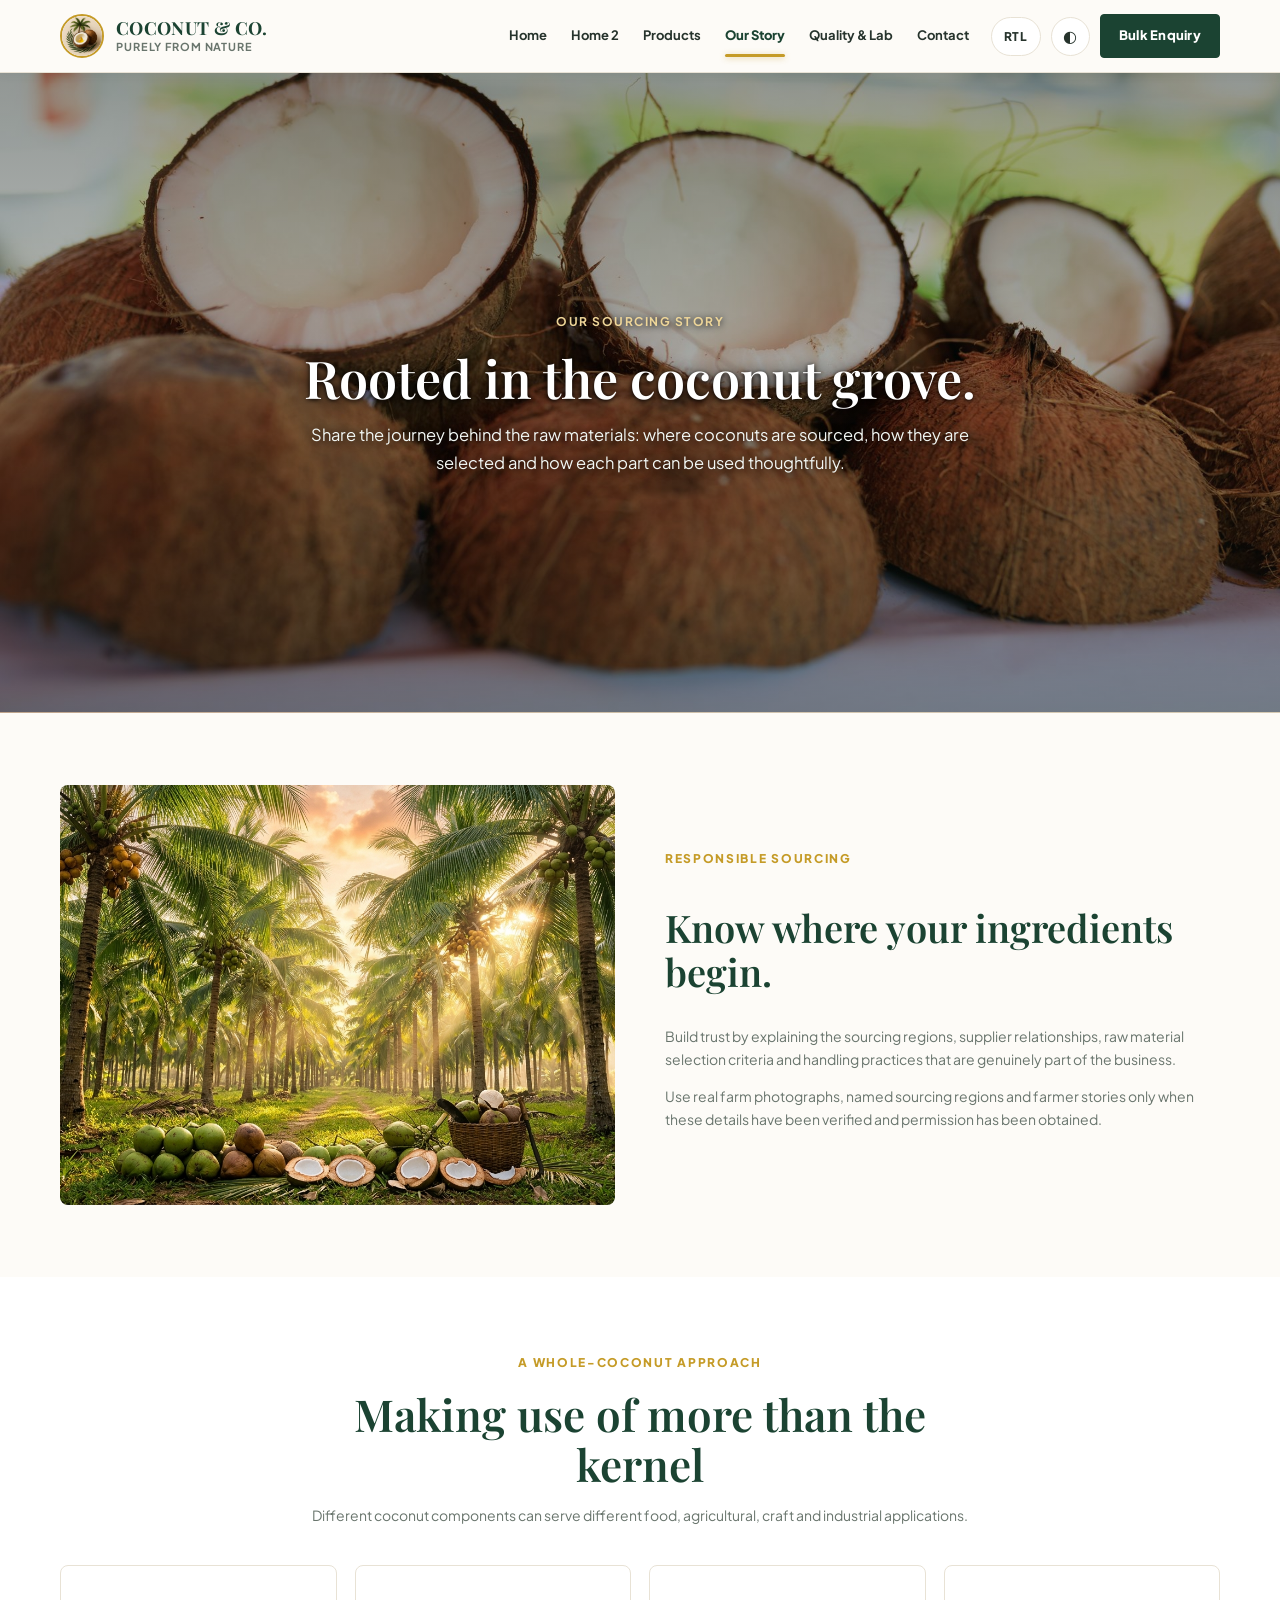
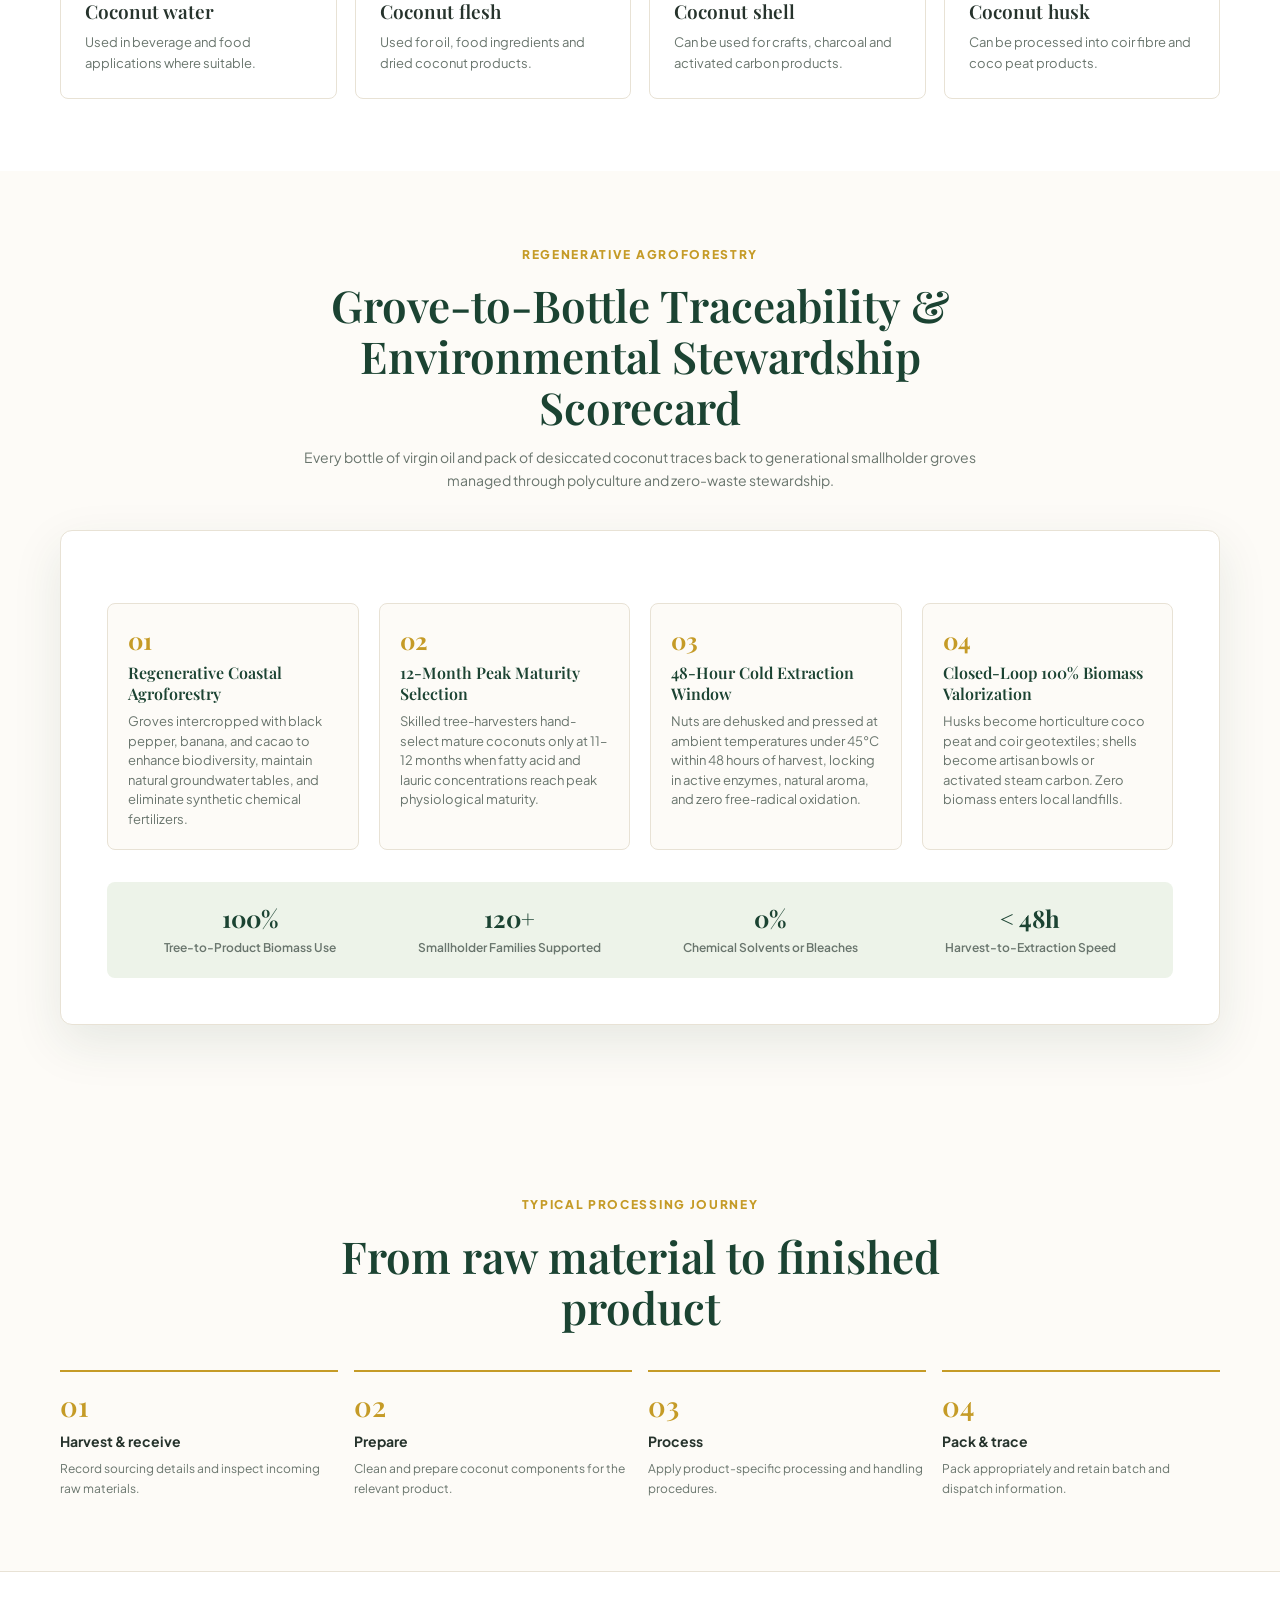
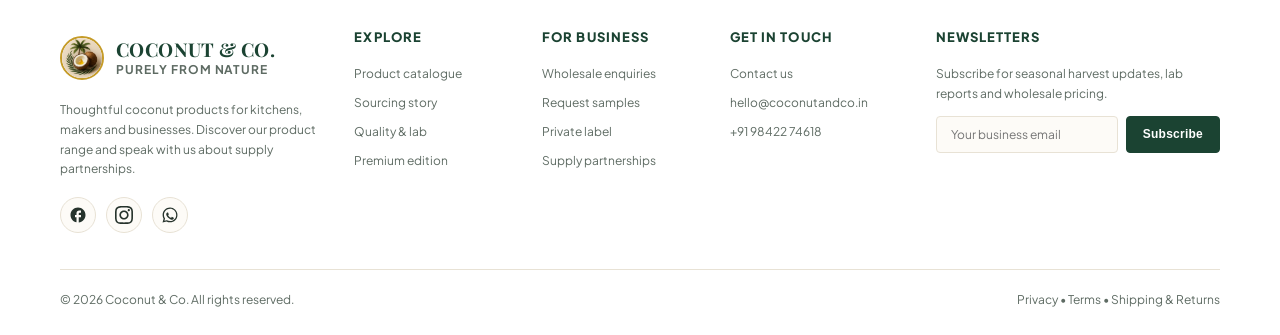
<file: sourcing.html>
<!doctype html>
<html lang="en">

<head>
  <meta charset="utf-8">
  <meta name="viewport" content="width=device-width, initial-scale=1">
  <meta http-equiv="Cache-Control" content="no-cache, no-store, must-revalidate">
  <meta http-equiv="Pragma" content="no-cache">
  <meta http-equiv="Expires" content="0">
  <meta name="description" content="Explore coconut oil and coconut products, sourcing, quality and wholesale supply.">
  <title>Sourcing Story &amp; Origin | Coconut &amp; Co.</title>
  <link rel="icon" type="image/png" href="assets/images/favicon.png">
  <link rel="shortcut icon" href="favicon.ico">
  <link rel="stylesheet" href="css/style.css?v=13.0">
  <script>
    (function () {
      var d = localStorage.getItem('coconut-dir');
      if (d === 'rtl') document.documentElement.setAttribute('dir', 'rtl');
      var t = localStorage.getItem('coconut-theme');
      if (t === 'dark') document.documentElement.classList.add('dark');
    })();
  </script>
</head>

<body>
  <header>
    <div class="container nav">
      <a class="brand" href="index.html">
        <img src="assets/images/brand-mark.png" alt="Coconut and oil droplet brand mark">
        <span>
          <strong>COCONUT &amp; CO.</strong>
          <small>Purely from nature</small>
        </span>
      </a>
      <button class="menu-btn" id="menuToggle" aria-label="Open navigation">☰</button>
      <nav class="links" id="siteLinks">
        <a href="index.html">Home</a>
        <a href="home-premium.html">Home 2</a>
        <a href="products.html">Products</a>
        <a href="sourcing.html" class="active">Our Story</a>
        <a href="quality-lab.html">Quality &amp; Lab</a>
        <a href="contact.html">Contact</a>
        <div class="drawer-actions">
          <div class="drawer-toggles">
            <button class="iconbtn rtl-toggle" aria-label="Toggle text direction"
              title="Toggle RTL / LTR text direction">
              <span class="rtl-text">RTL</span>
            </button>
            <button class="iconbtn theme-toggle" aria-label="Toggle dark mode" title="Toggle theme">
              <span class="tool-icon">◐</span>
              <span class="theme-text">Theme</span>
            </button>
          </div>
          <a class="btn gold drawer-cta" href="bulk-enquiry.html">Bulk Enquiry</a>
        </div>
      </nav>
      <div class="nav-actions">
        <button class="iconbtn rtl-toggle" id="rtlToggle" aria-label="Toggle text direction"
          title="Toggle RTL / LTR text direction">RTL</button>
        <button class="iconbtn theme-toggle" id="themeToggle" aria-label="Toggle dark mode"
          title="Toggle theme">◐</button>
        <a class="btn" href="bulk-enquiry.html">Bulk Enquiry</a>
      </div>
    </div>
  </header>

  <main>
    <div class="page-hero has-photo h2">
      <div class="container">
        <div class="eyebrow">Our sourcing story</div>
        <h1>Rooted in the coconut grove.</h1>
        <p>Share the journey behind the raw materials: where coconuts are sourced, how they are selected and how each
          part can be used thoughtfully.</p>
      </div>
    </div>

    <section>
      <div class="container split">
        <img src="assets/images/coconut-plantation-harvest.jpg" alt="Lush organic coconut palm plantation harvest"
          loading="lazy">
        <div>
          <div class="eyebrow">Responsible sourcing</div>
          <h2>Know where your ingredients begin.</h2>
          <p>Build trust by explaining the sourcing regions, supplier relationships, raw material selection criteria and
            handling practices that are genuinely part of the business.</p>
          <p>Use real farm photographs, named sourcing regions and farmer stories only when these details have been
            verified and permission has been obtained.</p>
        </div>
      </div>
    </section>

    <section style="background:var(--white)">
      <div class="container">
        <div class="section-head">
          <div class="eyebrow">A whole-coconut approach</div>
          <h2>Making use of more than the kernel</h2>
          <p>Different coconut components can serve different food, agricultural, craft and industrial applications.</p>
        </div>
        <div class="grid">
          <div class="feature">
            <h3>Coconut water</h3>
            <p>Used in beverage and food applications where suitable.</p>
          </div>
          <div class="feature">
            <h3>Coconut flesh</h3>
            <p>Used for oil, food ingredients and dried coconut products.</p>
          </div>
          <div class="feature">
            <h3>Coconut shell</h3>
            <p>Can be used for crafts, charcoal and activated carbon products.</p>
          </div>
          <div class="feature">
            <h3>Coconut husk</h3>
            <p>Can be processed into coir fibre and coco peat products.</p>
          </div>
        </div>
      </div>
    </section>

    <!-- Grove-to-Bottle Traceability Roadmap & Environmental Scorecard -->
    <section style="background:var(--cream);padding:70px 0">
      <div class="container">
        <div class="section-head">
          <div class="eyebrow">Regenerative Agroforestry</div>
          <h2>Grove-to-Bottle Traceability &amp; Environmental Stewardship Scorecard</h2>
          <p>Every bottle of virgin oil and pack of desiccated coconut traces back to generational smallholder groves
            managed through polyculture and zero-waste stewardship.</p>
        </div>
        <div class="sourcing-journey-hub">
          <div class="traceability-track">
            <div class="trace-step-node">
              <div class="trace-step-num">01</div>
              <h4>Regenerative Coastal Agroforestry</h4>
              <p>Groves intercropped with black pepper, banana, and cacao to enhance biodiversity, maintain natural
                groundwater tables, and eliminate synthetic chemical fertilizers.</p>
            </div>
            <div class="trace-step-node">
              <div class="trace-step-num">02</div>
              <h4>12-Month Peak Maturity Selection</h4>
              <p>Skilled tree-harvesters hand-select mature coconuts only at 11–12 months when fatty acid and lauric
                concentrations reach peak physiological maturity.</p>
            </div>
            <div class="trace-step-node">
              <div class="trace-step-num">03</div>
              <h4>48-Hour Cold Extraction Window</h4>
              <p>Nuts are dehusked and pressed at ambient temperatures under 45°C within 48 hours of harvest, locking in
                active enzymes, natural aroma, and zero free-radical oxidation.</p>
            </div>
            <div class="trace-step-node">
              <div class="trace-step-num">04</div>
              <h4>Closed-Loop 100% Biomass Valorization</h4>
              <p>Husks become horticulture coco peat and coir geotextiles; shells become artisan bowls or activated
                steam carbon. Zero biomass enters local landfills.</p>
            </div>
          </div>
          <div class="sourcing-scorecard">
            <div>
              <div class="scorecard-metric">100%</div>
              <div class="scorecard-label">Tree-to-Product Biomass Use</div>
            </div>
            <div>
              <div class="scorecard-metric">120+</div>
              <div class="scorecard-label">Smallholder Families Supported</div>
            </div>
            <div>
              <div class="scorecard-metric">0%</div>
              <div class="scorecard-label">Chemical Solvents or Bleaches</div>
            </div>
            <div>
              <div class="scorecard-metric">&lt; 48h</div>
              <div class="scorecard-label">Harvest-to-Extraction Speed</div>
            </div>
          </div>
        </div>
      </div>
    </section>

    <section>
      <div class="container">
        <div class="section-head">
          <div class="eyebrow">Typical processing journey</div>
          <h2>From raw material to finished product</h2>
        </div>
        <div class="steps">
          <div class="step">
            <b>01</b>
            <h3>Harvest &amp; receive</h3>
            <p>Record sourcing details and inspect incoming raw materials.</p>
          </div>
          <div class="step">
            <b>02</b>
            <h3>Prepare</h3>
            <p>Clean and prepare coconut components for the relevant product.</p>
          </div>
          <div class="step">
            <b>03</b>
            <h3>Process</h3>
            <p>Apply product-specific processing and handling procedures.</p>
          </div>
          <div class="step">
            <b>04</b>
            <h3>Pack &amp; trace</h3>
            <p>Pack appropriately and retain batch and dispatch information.</p>
          </div>
        </div>
      </div>
    </section>
  </main>

  <footer>
    <div class="container">
      <div class="footer-grid">
        <div class="footer-col footer-brand-col">
          <a class="brand" href="index.html">
            <img src="assets/images/brand-mark.png" alt="Coconut and oil droplet brand mark">
            <span>
              <strong>COCONUT &amp; CO.</strong>
              <small>Purely from nature</small>
            </span>
          </a>
          <p>Thoughtful coconut products for kitchens, makers and businesses. Discover our product range and speak with
            us about supply partnerships.</p>
          <div class="social-links" aria-label="Social media links">
            <a href="https://facebook.com" target="_blank" rel="noopener" class="social-btn" aria-label="Facebook">
              <svg width="18" height="18" viewBox="0 0 24 24" fill="currentColor">
                <path
                  d="M22 12c0-5.52-4.48-10-10-10S2 6.48 2 12c0 4.84 3.44 8.87 8 9.8V15H8v-3h2V9.5C10 7.57 11.57 6 13.5 6H16v3h-2c-.55 0-1 .45-1 1v2h3v3h-3v6.95C18.05 21.45 22 17.19 22 12z" />
              </svg>
            </a>
            <a href="https://instagram.com" target="_blank" rel="noopener" class="social-btn" aria-label="Instagram">
              <svg width="18" height="18" viewBox="0 0 24 24" fill="currentColor">
                <path
                  d="M12 2.163c3.204 0 3.584.012 4.85.07 3.252.148 4.771 1.691 4.919 4.919.058 1.265.069 1.645.069 4.849 0 3.205-.012 3.584-.069 4.849-.149 3.225-1.664 4.771-4.919 4.919-1.266.058-1.644.07-4.85.07-3.204 0-3.584-.012-4.849-.07-3.26-.149-4.771-1.699-4.919-4.92-.058-1.265-.07-1.644-.07-4.849 0-3.204.013-3.583.07-4.849.149-3.227 1.664-4.771 4.919-4.919 1.266-.057 1.645-.069 4.849-.069zm0-2.163c-3.259 0-3.667.014-4.947.072-4.358.2-6.78 2.618-6.98 6.98-.059 1.281-.073 1.689-.073 4.948 0 3.259.014 3.668.072 4.948.2 4.358 2.618 6.78 6.98 6.98 1.281.058 1.689.072 4.948.072 3.259 0 3.668-.014 4.948-.072 4.354-.2 6.782-2.618 6.979-6.98.059-1.28.073-1.689.073-4.948 0-3.259-.014-3.667-.072-4.947-.196-4.354-2.617-6.78-6.979-6.98-1.281-.059-1.69-.073-4.949-.073zm0 5.838c-3.403 0-6.162 2.759-6.162 6.162s2.759 6.163 6.162 6.163 6.162-2.759 6.162-6.163c0-3.403-2.759-6.162-6.162-6.162zm0 10.162c-2.209 0-4-1.79-4-4 0-2.209 1.791-4 4-4s4 1.791 4 4c0 2.21-1.791 4-4 4zm6.406-11.845c-.796 0-1.441.645-1.441 1.44s.645 1.44 1.441 1.44c.795 0 1.439-.645 1.439-1.44s-.644-1.44-1.439-1.44z" />
              </svg>
            </a>
            <a href="https://wa.me/919842274618" target="_blank" rel="noopener" class="social-btn"
              aria-label="WhatsApp">
              <svg width="18" height="18" viewBox="0 0 24 24" fill="currentColor">
                <path
                  d="M12.04 2c-5.46 0-9.91 4.45-9.91 9.91 0 1.75.46 3.45 1.32 4.95L2.05 22l5.25-1.38c1.45.79 3.08 1.21 4.74 1.21 5.46 0 9.91-4.45 9.91-9.91 0-2.65-1.03-5.14-2.9-7.01A9.816 9.816 0 0 0 12.04 2zm.01 1.67c2.2 0 4.26.86 5.82 2.42a8.204 8.204 0 0 1 2.41 5.82c0 4.54-3.7 8.24-8.24 8.24-1.42 0-2.82-.37-4.06-1.07l-.29-.17-3.12.82.83-3.04-.19-.3a8.21 8.21 0 0 1-1.26-4.48c0-4.54 3.7-8.24 8.24-8.24zm4.52 11.66c-.25-.12-1.47-.72-1.7-.81-.23-.08-.39-.12-.56.12-.17.25-.64.81-.79.97-.14.17-.29.19-.54.06-.25-.12-1.05-.39-2-1.23-.74-.66-1.24-1.47-1.39-1.72-.14-.25-.02-.38.11-.5.11-.11.25-.29.37-.43.12-.14.17-.25.25-.41.08-.17.04-.31-.02-.43-.06-.12-.56-1.34-.76-1.84-.2-.48-.4-.42-.56-.43h-.47c-.17 0-.44.06-.67.31-.23.25-.88.86-.88 2.1 0 1.24.9 2.45 1.03 2.61.12.17 1.77 2.71 4.3 3.8 2.52 1.08 2.52.72 2.98.68.46-.05 1.47-.6 1.68-1.18.21-.58.21-1.07.15-1.18-.06-.12-.22-.19-.47-.31z" />
              </svg>
            </a>
          </div>
        </div>
        <div class="footer-col">
          <h4>Explore</h4>
          <a href="products.html">Product catalogue</a>
          <a href="sourcing.html">Sourcing story</a>
          <a href="quality-lab.html">Quality &amp; lab</a>
          <a href="home-premium.html">Premium edition</a>
        </div>
        <div class="footer-col">
          <h4>For business</h4>
          <a href="bulk-enquiry.html">Wholesale enquiries</a>
          <a href="bulk-enquiry.html#samples">Request samples</a>
          <a href="bulk-enquiry.html#private-label">Private label</a>
          <a href="contact.html">Supply partnerships</a>
        </div>
        <div class="footer-col">
          <h4>Get in touch</h4>
          <a href="contact.html">Contact us</a>
          <a href="mailto:hello@coconutandco.in">hello@coconutandco.in</a>
          <a href="tel:+919842274618">+91 98422 74618</a>
        </div>
        <div class="footer-col footer-newsletter-col">
          <h4>Newsletters</h4>
          <p>Subscribe for seasonal harvest updates, lab reports and wholesale pricing.</p>
          <form class="newsletter-form" data-newsletter>
            <input type="email" placeholder="Your business email" required aria-label="Email address">
            <button class="btn" type="submit">Subscribe</button>
          </form>
          <div class="newsletter-success" hidden>✓ Thank you! You are subscribed.</div>
        </div>
      </div>
      <div class="footer-bottom">
        <span>© 2026 Coconut &amp; Co. All rights reserved.</span>
        <span>Privacy • Terms • Shipping &amp; Returns</span>
      </div>
    </div>
  </footer>

  <!-- Move to Top Floating Button -->
    <button type="button" class="scroll-top" id="scrollTopBtn" aria-label="Back to top" title="Back to top">
      <svg width="20" height="20" viewBox="0 0 24 24" fill="none" stroke="currentColor" stroke-width="2.5"
        stroke-linecap="round" stroke-linejoin="round">
        <polyline points="18 15 12 9 6 15"></polyline>
      </svg>
    </button>
    <script src="js/main.js?v=13.0"></script>

</body>

</html>
</file>
<file: css/style.css>
@import url('https://fonts.googleapis.com/css2?family=Playfair+Display:wght@500;600;700&family=Plus+Jakarta+Sans:wght@400;500;600;700;800&display=swap');

:root {
  --green: #1B4332;
  --green2: #2d6148;
  --gold: #C59B27;
  --cream: #FDFBF7;
  --ink: #26332C;
  --muted: #69756d;
  --line: #e8e2d5;
  --white: #ffffff;
  --shadow: 0 18px 50px rgba(27, 67, 50, .10);
  --footer-bg: #ffffff;
  --footer-ink: #26332C;
  --footer-muted: #5e6b63;
  --footer-line: #e8e2d5;
}

*, *::before, *::after {
  box-sizing: border-box;
}

html {
  scroll-behavior: smooth;
  font-size: 16px;
  overflow-x: hidden;
  max-width: 100%;
}

body {
  margin: 0;
  background: var(--cream);
  color: var(--ink);
  font-family: 'Plus Jakarta Sans', Arial, sans-serif;
  font-size: 15px;
  line-height: 1.65;
  transition: background 0.25s ease, color 0.25s ease;
  overflow-x: clip;
  max-width: 100%;
  width: 100%;
}

body.dark {
  --cream: #0D1A14;
  --ink: #f3f0e8;
  --muted: #b7c1b8;
  --line: #2c3b31;
  --white: #14231a;
  --shadow: 0 18px 50px rgba(0, 0, 0, .25);
  --footer-bg: #10271b;
  --footer-ink: #f3f0e8;
  --footer-muted: #b7c1b8;
  --footer-line: #2c3b31;
}

a {
  color: inherit;
  text-decoration: none;
}

img {
  display: block;
  max-width: 100%;
}

.container {
  width: min(1160px, calc(100% - 40px));
  margin: auto;
}

/* Header & Navigation - Fixed at top (stays visible while scrolling), solid background */
header {
  position: sticky;
  top: 0;
  z-index: 1000;
  background: var(--cream);
  border-bottom: 1px solid var(--line);
  box-shadow: 0 2px 10px rgba(27, 67, 50, 0.06);
  transition: background 0.25s ease, border-color 0.25s ease;
}

body.dark header {
  background: #0D1A14;
  border-bottom-color: #2c3b31;
  box-shadow: 0 2px 12px rgba(0, 0, 0, 0.45);
}

section[id], div[id] {
  scroll-margin-top: 84px;
}

.nav {
  height: 72px;
  display: flex;
  align-items: center;
  gap: 22px;
}

.brand {
  display: inline-flex;
  align-items: center;
  gap: 12px;
  text-decoration: none;
  flex-shrink: 0;
}

.brand img {
  width: 44px;
  height: 44px;
  min-width: 44px;
  min-height: 44px;
  border-radius: 50%;
  object-fit: cover;
  border: 2px solid var(--gold);
  background: #f8efdc;
  flex-shrink: 0;
  display: block;
  transition: transform 0.2s ease;
}

.brand span {
  display: flex;
  flex-direction: column;
  justify-content: center;
  white-space: nowrap;
}

.brand strong {
  font-family: 'Playfair Display', serif;
  font-size: 18px;
  line-height: 1.15;
  color: var(--green);
  letter-spacing: .02em;
  transition: color 0.2s ease;
  white-space: nowrap;
}

body.dark .brand strong {
  color: #e7d6a6;
}

.brand small {
  display: block !important;
  font-size: 11px;
  letter-spacing: .08em;
  text-transform: uppercase;
  color: var(--muted);
  margin-top: 2px;
  font-weight: 700;
  line-height: 1.15;
  white-space: nowrap;
}

body.dark .brand small {
  color: #b7c1b8;
}

.links {
  display: flex;
  align-items: center;
  gap: 24px;
  margin-left: auto;
  font-size: 13px;
  font-weight: 700;
}

.links a {
  position: relative;
  padding: 6px 0;
  color: var(--ink);
  transition: color 0.2s ease;
}

.links a:hover {
  color: var(--gold);
}

.links a.active {
  color: var(--green);
  font-weight: 800;
}

body.dark .links a.active {
  color: var(--gold);
}

.links a.active::after {
  content: '';
  position: absolute;
  bottom: -4px;
  left: 0;
  width: 100%;
  height: 3px;
  background: var(--gold);
  border-radius: 3px;
  box-shadow: 0 1px 6px rgba(197, 155, 39, 0.45);
}

.nav-actions {
  display: flex;
  gap: 10px;
  align-items: center;
}

.iconbtn,
.menu-btn {
  height: 39px;
  border: 1px solid var(--line);
  background: var(--white);
  border-radius: 50%;
  cursor: pointer;
  color: var(--ink);
  font-size: 16px;
  display: inline-flex;
  align-items: center;
  justify-content: center;
  transition: all 0.2s ease;
}

.iconbtn:hover,
.menu-btn:hover {
  border-color: var(--gold);
  color: var(--gold);
}

.iconbtn#themeToggle {
  width: 39px;
}

/* Drawer Actions (Mobile Menu) - Hidden on Desktop */
.drawer-actions {
  display: none;
}

/* RTL Toggle Button with "RTL" Text */
.iconbtn.rtl-toggle {
  width: auto;
  min-width: 44px;
  padding: 0 12px;
  border-radius: 20px;
  font-size: 12px;
  font-weight: 800;
  letter-spacing: .06em;
  font-family: 'Plus Jakarta Sans', sans-serif;
}

.iconbtn.rtl-toggle.active {
  background: var(--green);
  color: #ffffff;
  border-color: var(--green);
}

body.dark .iconbtn.rtl-toggle.active {
  background: var(--gold);
  color: #16261c;
  border-color: var(--gold);
}

.btn {
  display: inline-flex;
  align-items: center;
  justify-content: center;
  gap: 9px;
  padding: 10px 18px;
  border-radius: 4px;
  background: var(--green);
  color: #ffffff;
  border: 1px solid var(--green);
  font-size: 13px;
  font-weight: 800;
  letter-spacing: .02em;
  transition: 0.2s ease;
  cursor: pointer;
  white-space: nowrap;
}

.btn:hover {
  background: var(--green2);
  border-color: var(--green2);
  transform: translateY(-2px);
  box-shadow: 0 10px 22px rgba(27, 67, 50, .16);
}

.btn.outline {
  background: transparent;
  color: var(--green);
  border-color: var(--green);
}

.btn.outline:hover {
  background: var(--green);
  color: #ffffff;
}

body.dark .btn.outline {
  color: #e8d7a8;
  border-color: #c59b27;
}

body.dark .btn.outline:hover {
  background: var(--gold);
  color: #17281d;
}

.btn.gold {
  background: var(--gold);
  border-color: var(--gold);
  color: #1d281e;
}

.btn.gold:hover {
  background: #b58d20;
  border-color: #b58d20;
}

.nav-actions .btn.active {
  box-shadow: 0 0 0 3px var(--gold), 0 4px 14px rgba(197, 155, 39, 0.35);
}

.menu-btn {
  display: none;
  width: 39px;
}

/* Hero Section - Dedicated 2-Column Split Architecture (Zero Text/Image Collision) */
.hero {
  min-height: calc(100vh - 72px);
  min-height: calc(100dvh - 72px);
  display: flex;
  align-items: center;
  background: var(--cream);
  padding: 40px 0;
  position: relative;
  overflow: hidden;
}

body.dark .hero {
  background: #0D1A14;
}

.hero-split {
  display: grid;
  grid-template-columns: 1.05fr 0.95fr;
  gap: clamp(28px, 4vw, 52px);
  align-items: center;
  width: 100%;
}

.hero-content {
  max-width: 580px;
  padding: 0;
  background: transparent !important;
  border: none !important;
  box-shadow: none !important;
}

body.dark .hero-content {
  background: transparent !important;
  border: none !important;
  box-shadow: none !important;
}

.eyebrow {
  font-size: 12px;
  font-weight: 800;
  letter-spacing: .14em;
  color: var(--gold);
  text-transform: uppercase;
  margin-bottom: 6px;
  display: inline-block;
}

body.dark .eyebrow {
  color: #eed699;
}

.hero h1 {
  font: 600 clamp(30px, 3.4vw, 45px)/1.14 'Playfair Display', serif;
  color: var(--green);
  margin: 10px 0 14px;
}

body.dark .hero h1 {
  color: #ffffff;
}

.hero p {
  font-size: 15px;
  color: #3b4d40;
  max-width: 500px;
  line-height: 1.6;
  margin: 0;
}

body.dark .hero p {
  color: #c5d4ca;
}

/* Button Pair Architecture - Guaranteed Equal Widths Everywhere */
.btn-pair {
  display: flex;
  gap: 14px;
  flex-wrap: wrap;
}

.btn-pair .btn {
  flex: 1 1 200px;
  max-width: 250px;
  height: 46px;
  display: inline-flex;
  align-items: center;
  justify-content: center;
  box-sizing: border-box;
  text-align: center;
}

.hero-ctas {
  display: flex;
  gap: 14px;
  margin-top: 22px;
  flex-wrap: wrap;
}

.hero-ctas .btn {
  flex: 1 1 200px;
  max-width: 250px;
  height: 46px;
  display: inline-flex;
  align-items: center;
  justify-content: center;
  box-sizing: border-box;
  text-align: center;
}

.hero .btn.outline {
  background: transparent;
  color: var(--green);
  border: 2px solid var(--green);
  font-weight: 700;
  box-shadow: none;
}

.hero .btn.outline:hover {
  background: var(--green);
  color: #ffffff;
}

body.dark .hero .btn.outline {
  background: transparent;
  color: #eed699;
  border: 2px solid var(--gold);
  box-shadow: none;
}

body.dark .hero .btn.outline:hover {
  background: var(--gold);
  color: #0d1a14;
}

.trustline {
  display: flex;
  gap: 18px;
  flex-wrap: wrap;
  margin-top: 20px;
  font-size: 13px;
  color: #3b4d40;
  font-weight: 600;
}

.trustline span {
  display: inline-flex;
  align-items: center;
  gap: 6px;
  background: transparent !important;
  border: none !important;
  padding: 0 !important;
  box-shadow: none !important;
  color: #3b4d40;
}

.trustline span::before {
  content: '✓';
  color: var(--gold);
  font-weight: 800;
}

body.dark .trustline {
  color: #d1ded5;
}

body.dark .trustline span {
  color: #d1ded5;
  background: transparent !important;
  border: none !important;
  padding: 0 !important;
  box-shadow: none !important;
}

body.dark .trustline span::before {
  color: var(--gold);
}

/* Hero Visual Showcase Pane (100% Uncropped, High-Visibility Product Imagery) */
.hero-visual-pane {
  display: flex;
  align-items: center;
  justify-content: center;
  width: 100%;
}

.hero-image-wrap {
  position: relative;
  width: 100%;
  border-radius: 18px;
  overflow: hidden;
  box-shadow: 0 16px 42px rgba(13, 33, 23, 0.12), 0 2px 10px rgba(13, 33, 23, 0.06);
  border: 1px solid rgba(197, 155, 39, 0.32);
  background: #f4ede0;
}

body.dark .hero-image-wrap {
  background: #112217;
  border-color: rgba(197, 155, 39, 0.35);
  box-shadow: 0 20px 48px rgba(0, 0, 0, 0.5);
}

.hero-img {
  width: 100%;
  height: 100%;
  aspect-ratio: 16 / 10;
  object-fit: cover;
  object-position: center;
  display: block;
  transition: transform 0.5s ease;
}

.hero-image-wrap:hover .hero-img {
  transform: scale(1.025);
}

.hero-image-badge {
  position: absolute;
  bottom: 14px;
  left: 14px;
  background: rgba(13, 26, 20, 0.9);
  color: #eed699;
  border: 1px solid rgba(197, 155, 39, 0.45);
  padding: 6px 14px;
  border-radius: 30px;
  font-size: 11.5px;
  font-weight: 700;
  letter-spacing: 0.04em;
  display: inline-flex;
  align-items: center;
  gap: 7px;
  box-shadow: 0 4px 14px rgba(0, 0, 0, 0.25);
}

.hero-image-badge .badge-dot {
  color: var(--gold);
}

[dir="rtl"] .hero-image-badge {
  left: auto;
  right: 14px;
}

/* Sections & Typography */
section {
  padding: 72px 0;
}

.section-head {
  text-align: center;
  max-width: 700px;
  margin: 0 auto 38px;
}

.section-head h2,
.page-hero h1 {
  font: 600 clamp(30px, 3.8vw, 44px)/1.15 'Playfair Display', serif;
  color: var(--green);
  margin: 10px 0 13px;
}

body.dark .section-head h2,
body.dark .page-hero h1 {
  color: #f2e9d5;
}

.section-head p {
  color: var(--muted);
  font-size: 14px;
}

.grid {
  display: grid;
  grid-template-columns: repeat(4, 1fr);
  gap: 18px;
}

.feature {
  padding: 24px;
  background: var(--white);
  border: 1px solid var(--line);
  border-radius: 8px;
  transition: transform 0.2s ease, box-shadow 0.2s ease;
}

.feature:hover {
  transform: translateY(-3px);
  box-shadow: var(--shadow);
}

.feature img {
  width: 100%;
  height: 150px;
  object-fit: cover;
  border-radius: 6px;
  margin-bottom: 14px;
  display: block;
  background: #eee5d3;
}

.feature .symbol {
  width: 42px;
  height: 42px;
  border-radius: 50%;
  background: #edf2e9;
  color: var(--green);
  display: grid;
  place-items: center;
  font-size: 20px;
  margin-bottom: 15px;
}

body.dark .feature .symbol {
  background: #24392b;
  color: #d1e2d4;
}

.feature h3,
.product h3 {
  font: 600 19px 'Playfair Display', serif;
  margin: 8px 0;
}

.feature p,
.product p {
  font-size: 13px;
  color: var(--muted);
  margin: 0;
  line-height: 1.6;
}

/* Product Cards */
.product-grid {
  display: grid;
  grid-template-columns: repeat(4, 1fr);
  gap: 18px;
}

.product {
  background: var(--white);
  border: 1px solid var(--line);
  border-radius: 8px;
  overflow: hidden;
  transition: 0.2s;
  display: flex;
  flex-direction: column;
}

.product:hover {
  transform: translateY(-5px);
  box-shadow: var(--shadow);
}

.product img {
  width: 100%;
  height: 200px;
  object-fit: cover;
  background: #eee5d3;
}

.product-body {
  padding: 18px;
  display: flex;
  flex-direction: column;
  flex: 1;
}

.tag {
  display: inline-block;
  align-self: flex-start;
  color: #7a641f;
  background: #f7f0d9;
  padding: 4px 10px;
  border-radius: 20px;
  font-size: 12px;
  font-weight: 800;
  letter-spacing: .08em;
  text-transform: uppercase;
}

body.dark .tag {
  color: #eed699;
  background: #39341f;
}

.product-body p {
  flex: 1;
  margin: 8px 0 16px;
}

.product .btn {
  width: 100%;
  padding: 10px;
}

/* Split & Steps */
.split {
  display: grid;
  grid-template-columns: 1fr 1fr;
  gap: 50px;
  align-items: center;
}

.split img {
  width: 100%;
  height: 420px;
  object-fit: cover;
  border-radius: 8px;
}

.split h2 {
  font: 600 38px/1.14 'Playfair Display', serif;
  color: var(--green);
}

body.dark .split h2 {
  color: #f2e9d5;
}

.split p {
  color: var(--muted);
  font-size: 14px;
}

.split ul {
  padding-left: 20px;
  color: var(--muted);
  font-size: 14px;
  line-height: 1.8;
}

.steps {
  display: grid;
  grid-template-columns: repeat(4, 1fr);
  gap: 16px;
  margin-top: 26px;
}

.step {
  border-top: 2px solid var(--gold);
  padding-top: 15px;
}

.step b {
  font: 600 28px 'Playfair Display', serif;
  color: var(--gold);
}

.step h3 {
  font-size: 14px;
  margin: 6px 0;
}

.step p {
  font-size: 12px;
  color: var(--muted);
  margin: 0;
}

.band {
  background: #e9efe6;
  color: #243a2c;
}

.band .section-head h2 {
  color: var(--green);
}

.band .feature {
  background: #f9fbf7;
  border: 0;
}

body.dark .band {
  background: #17281d;
  color: #e5ece6;
}

body.dark .band .feature {
  background: #1d3325;
}

.band .btn {
  margin-top: 10px;
}

.quote {
  background: var(--green);
  color: #ffffff;
  border-radius: 10px;
  padding: 40px;
  text-align: center;
}

.quote h2 {
  font: 600 32px 'Playfair Display', serif;
  margin: 8px;
}

.quote p {
  color: #d9e3d9;
  font-size: 14px;
}

.quote .btn {
  background: var(--gold);
  color: #1b2c20;
  border-color: var(--gold);
  margin-top: 10px;
}

/* Page Hero */
.page-hero {
  padding: 60px 0 52px;
  background: linear-gradient(110deg, #eaf0e7, #fdfbf7);
}

body.dark .page-hero {
  background: linear-gradient(110deg, #1b3023, #0d1a14);
}

.page-hero .container {
  max-width: 900px;
  text-align: center;
}

.page-hero p {
  color: var(--muted);
  max-width: 680px;
  margin: 0 auto;
  font-size: 14px;
}

/* Filters & Forms */
.filters {
  display: flex;
  gap: 10px;
  justify-content: center;
  flex-wrap: wrap;
  margin-bottom: 28px;
}

.filter {
  padding: 8px 16px;
  border: 1px solid var(--line);
  background: var(--white);
  color: var(--ink);
  border-radius: 30px;
  cursor: pointer;
  font-size: 12px;
  font-weight: 700;
  transition: all 0.2s ease;
}

.filter:hover {
  border-color: var(--gold);
}

.filter.active {
  background: var(--green);
  color: #ffffff;
  border-color: var(--green);
}

body.dark .filter.active {
  background: var(--gold);
  color: #16261c;
  border-color: var(--gold);
}

.form-wrap {
  max-width: 780px;
  margin: auto;
  background: var(--white);
  padding: 32px;
  border: 1px solid var(--line);
  border-radius: 10px;
  box-shadow: var(--shadow);
}

.form-grid {
  display: grid;
  grid-template-columns: 1fr 1fr;
  gap: 16px;
}

.field {
  display: flex;
  flex-direction: column;
  gap: 6px;
}

.field.full {
  grid-column: 1 / -1;
}

.field label {
  font-size: 12px;
  font-weight: 800;
  color: var(--ink);
}

.field input,
.field select,
.field textarea {
  width: 100%;
  padding: 12px;
  border: 1px solid var(--line);
  border-radius: 4px;
  background: var(--cream);
  color: var(--ink);
  font: 14px 'Plus Jakarta Sans', sans-serif;
  transition: border-color 0.2s ease;
}

.field input:focus,
.field select:focus,
.field textarea:focus {
  outline: none;
  border-color: var(--gold);
}

.field textarea {
  min-height: 120px;
  resize: vertical;
}

.form-note {
  font-size: 12px;
  color: var(--muted);
  margin-top: 8px;
}

.notice {
  padding: 16px 20px;
  border-left: 3px solid var(--gold);
  background: #f5f0df;
  color: #51472b;
  font-size: 13px;
  margin: 22px 0;
  line-height: 1.6;
}

body.dark .notice {
  background: #2b281b;
  color: #e9ddb4;
}

/* Footer (White in bright mode, dark in dark mode) */
footer {
  background: var(--footer-bg);
  color: var(--footer-ink);
  padding: 55px 0 25px;
  border-top: 1px solid var(--footer-line);
  transition: background 0.25s ease, border-color 0.25s ease, color 0.25s ease;
}

.footer-grid {
  display: grid;
  grid-template-columns: 1.5fr 0.9fr 0.9fr 1fr 1.3fr;
  gap: 28px;
}

.footer-col h4 {
  font-size: 13px;
  letter-spacing: .08em;
  text-transform: uppercase;
  color: var(--green);
  font-weight: 800;
  margin: 0 0 16px;
}

body.dark .footer-col h4 {
  color: var(--gold);
}

.footer-col p {
  font-size: 12px;
  color: var(--footer-muted);
  line-height: 1.65;
  margin: 8px 0;
}

.footer-col>a {
  font-size: 12px;
  color: var(--footer-muted);
  display: block;
  margin: 9px 0;
  transition: color 0.2s ease, transform 0.2s ease;
}

.footer-col>a:hover {
  color: var(--gold);
  transform: translateX(3px);
}

/* Footer Brand (Same alignment as header) */
.footer-grid .brand {
  display: inline-flex !important;
  align-items: center;
  gap: 12px;
  min-width: 0;
  margin-bottom: 12px;
}

.footer-grid .brand strong {
  color: var(--green);
  font-size: 19px;
}

body.dark .footer-grid .brand strong {
  color: #e7d6a6;
}

.footer-grid .brand small {
  color: var(--footer-muted);
  font-size: 12px;
}

/* Social Media Icons */
.social-links {
  display: flex;
  gap: 10px;
  margin-top: 18px;
  align-items: center;
}

.social-btn {
  width: 36px;
  height: 36px;
  border-radius: 50%;
  border: 1px solid var(--line);
  background: var(--cream);
  color: var(--ink);
  display: inline-flex;
  align-items: center;
  justify-content: center;
  transition: all 0.2s ease;
}

.social-btn:hover {
  background: var(--green);
  color: #ffffff;
  border-color: var(--green);
  transform: translateY(-2px);
}

body.dark .social-btn {
  background: var(--white);
  border-color: var(--line);
  color: var(--ink);
}

body.dark .social-btn:hover {
  background: var(--gold);
  color: #17281d;
  border-color: var(--gold);
}

/* Newsletter Form */
.newsletter-form {
  display: flex;
  gap: 8px;
  margin-top: 12px;
}

.newsletter-form input {
  flex: 1;
  min-width: 0;
  padding: 10px 14px;
  border: 1px solid var(--line);
  border-radius: 4px;
  background: var(--cream);
  color: var(--ink);
  font: 12px 'Plus Jakarta Sans', sans-serif;
  transition: border-color 0.2s ease;
}

.newsletter-form input:focus {
  outline: none;
  border-color: var(--gold);
}

.newsletter-form .btn {
  padding: 10px 16px;
  font-size: 12px;
  white-space: nowrap;
}

.newsletter-success {
  font-size: 12px;
  color: var(--green);
  font-weight: 700;
  margin-top: 8px;
}

body.dark .newsletter-success {
  color: #74c69d;
}

/* Footer Bottom */
.footer-bottom {
  border-top: 1px solid var(--footer-line);
  margin-top: 36px;
  padding-top: 20px;
  font-size: 12px;
  color: var(--footer-muted);
  display: flex;
  justify-content: space-between;
  gap: 15px;
  flex-wrap: wrap;
}

/* RTL Support (Toggle alignment left-to-right / right-to-left) */
[dir="rtl"] {
  direction: rtl;
  text-align: right;
}

[dir="rtl"] .links {
  margin-left: 0;
  margin-right: auto;
}

[dir="rtl"] .links a.active::after {
  left: auto;
  right: 0;
}

[dir="rtl"] .footer-col>a:hover {
  transform: translateX(-3px);
}

/* RTL hero inherits clean solid background */

[dir="rtl"] .trustline span::before {
  margin-right: 0;
  margin-left: 7px;
}

[dir="rtl"] .notice {
  border-left: none;
  border-right: 3px solid var(--gold);
}

[dir="rtl"] .split ul {
  padding-left: 0;
  padding-right: 20px;
}

[dir="rtl"] .section-head,
[dir="rtl"] .page-hero .container,
[dir="rtl"] .quote {
  text-align: center;
}

[dir="rtl"] .hero-ctas,
[dir="rtl"] .trustline {
  justify-content: flex-start;
}

[dir="rtl"] .menu-btn {
  margin-left: 0;
  margin-right: auto;
}

/* Responsive Media Queries */
@media (max-width: 1024px) {
  .footer-grid {
    grid-template-columns: 1fr 1fr;
    gap: 26px 30px;
    align-items: start;
  }

  .footer-brand-col {
    grid-column: 1 / -1;
  }

  .footer-newsletter-col {
    grid-column: auto;
  }

  .footer-newsletter-col .newsletter-form {
    display: flex;
    flex-direction: column;
    gap: 8px;
  }

  .footer-newsletter-col .newsletter-form input,
  .footer-newsletter-col .newsletter-form .btn {
    width: 100%;
    box-sizing: border-box;
  }
}

@media (max-width: 950px) {
  .hero {
    min-height: auto;
    padding: 34px 0 38px;
  }

  .hero-split {
    grid-template-columns: 1fr;
    gap: 28px;
  }

  .hero-content {
    max-width: 100%;
  }

  .hero-visual-pane {
    max-width: 100%;
  }

  .hero-image-wrap {
    max-width: 100%;
    border-radius: 14px;
  }

  .hero-img {
    aspect-ratio: 16 / 9;
    max-height: 400px;
  }

  .links {
    gap: 16px;
  }

  .links a {
    font-size: 12px;
  }

  .brand {
    min-width: 180px;
  }

  .nav {
    gap: 14px;
  }

  .product-grid,
  .grid {
    grid-template-columns: repeat(2, 1fr);
  }
}

/* Hamburger navigation: 300px - 1100px */
@media (max-width: 1100px) {
  .nav {
    height: 68px;
    display: flex;
    align-items: center;
    justify-content: space-between;
    gap: 12px;
  }

  .brand {
    display: inline-flex;
    align-items: center;
    gap: 10px;
    min-width: 0;
    flex-shrink: 0;
    margin-right: auto;
    text-decoration: none;
  }

  [dir="rtl"] .brand {
    margin-right: 0;
    margin-left: auto;
  }

  /* Logo and subtext remain consistent and visible in all modes */
  .brand img {
    width: 44px;
    height: 44px;
    min-width: 44px;
    min-height: 44px;
    flex-shrink: 0;
  }

  .brand span {
    display: flex;
    flex-direction: column;
    justify-content: center;
    min-width: 0;
    white-space: nowrap;
  }

  .brand strong {
    font-size: 17.5px;
    line-height: 1.15;
    white-space: nowrap;
    letter-spacing: .01em;
  }

  .brand small {
    display: block !important;
    font-size: 10.5px;
    letter-spacing: .08em;
    line-height: 1.15;
    margin-top: 2px;
    white-space: nowrap;
    color: var(--muted);
  }

  .menu-btn {
    display: flex;
    align-items: center;
    justify-content: center;
    width: 40px;
    height: 40px;
    min-width: 40px;
    font-size: 18px;
    margin-left: auto;
    margin-right: 0;
    order: 2;
    flex-shrink: 0;
    border-radius: 8px;
    border: 1px solid var(--line);
    background: var(--white);
    color: var(--ink);
    cursor: pointer;
    transition: 0.2s ease;
  }

  [dir="rtl"] .menu-btn {
    margin-left: 0;
    margin-right: auto;
    order: 2;
  }

  .menu-btn:hover {
    border-color: var(--gold);
    color: var(--gold);
  }

  /* Completely hide top-navbar actions on mobile so only Brand + Hamburger show */
  .nav-actions {
    display: none !important;
  }

  /* Hamburger Menu Drawer */
  .links {
    display: none;
    position: absolute;
    top: 68px;
    left: 0;
    right: 0;
    background: var(--cream);
    padding: 16px 20px 24px;
    flex-direction: column;
    align-items: stretch;
    border-bottom: 1px solid var(--line);
    box-shadow: 0 18px 40px rgba(0, 0, 0, 0.12);
    z-index: 1000;
  }

  [dir="rtl"] .links {
    align-items: stretch;
  }

  .links.open {
    display: flex;
  }

  .links>a {
    display: flex;
    align-items: center;
    justify-content: space-between;
    width: 100%;
    padding: 12px 14px;
    margin: 3px 0;
    font-size: 15px;
    font-weight: 700;
    color: var(--ink);
    border-bottom: 1px solid rgba(0, 0, 0, 0.05);
    border-radius: 8px;
    transition: color 0.18s ease, background 0.18s ease, padding 0.18s ease, border-color 0.18s ease;
    box-sizing: border-box;
    text-decoration: none;
  }

  body.dark .links>a {
    border-bottom-color: rgba(255, 255, 255, 0.06);
  }

  .links>a:last-of-type {
    border-bottom: none;
  }

  .links>a:hover {
    color: var(--gold);
    background: rgba(197, 155, 39, 0.07);
    padding-left: 18px;
  }

  [dir="rtl"] .links>a:hover {
    padding-left: 14px;
    padding-right: 18px;
  }

  .links>a.active {
    color: var(--green);
    font-weight: 800;
    background: #edf5ee;
    border-left: 4px solid var(--gold);
    border-bottom-color: transparent;
    padding-left: 14px;
    box-shadow: 0 2px 8px rgba(27, 67, 50, 0.06);
  }

  .links>a.active:hover {
    color: var(--green);
    background: #e4efe6;
    padding-left: 14px;
  }

  [dir="rtl"] .links>a.active {
    border-left: none;
    border-right: 4px solid var(--gold);
    padding-left: 14px;
    padding-right: 14px;
  }

  [dir="rtl"] .links>a.active:hover {
    padding-left: 14px;
    padding-right: 14px;
  }

  body.dark .links>a.active {
    color: #f7df94;
    background: rgba(197, 155, 39, 0.16);
    border-color: var(--gold);
    box-shadow: 0 2px 10px rgba(0, 0, 0, 0.3);
  }

  body.dark .links>a.active:hover {
    color: #ffe6a0;
    background: rgba(197, 155, 39, 0.22);
  }

  .links>a.active::after {
    content: '';
    position: static;
    display: inline-block;
    width: 8px;
    height: 8px;
    min-width: 8px;
    min-height: 8px;
    border-radius: 50%;
    background: var(--gold);
    box-shadow: 0 0 0 3px rgba(197, 155, 39, 0.3);
    margin-left: auto;
    bottom: auto;
    left: auto;
  }

  [dir="rtl"] .links>a.active::after {
    margin-left: 0;
    margin-right: auto;
  }

  /* Drawer Actions: RTL, Theme, and Bulk Enquiry inside Hamburger */
  .drawer-actions {
    display: flex;
    flex-direction: column;
    gap: 12px;
    width: 100%;
    margin-top: 14px;
    padding-top: 16px;
    border-top: 1px solid var(--line);
    box-sizing: border-box;
  }

  .drawer-toggles {
    display: flex;
    align-items: center;
    gap: 10px;
    width: 100%;
  }

  .drawer-toggles .iconbtn {
    flex: 1;
    height: 42px;
    min-height: 42px;
    border-radius: 8px;
    display: inline-flex;
    align-items: center;
    justify-content: center;
    gap: 8px;
    font-size: 13.5px;
    font-weight: 700;
    background: var(--white);
    color: var(--ink);
    border: 1px solid var(--line);
    cursor: pointer;
    box-shadow: 0 1px 3px rgba(0, 0, 0, 0.04);
    transition: 0.2s ease;
  }

  body.dark .drawer-toggles .iconbtn {
    background: #14231a;
    color: #f3f0e8;
    border-color: #2c3b31;
  }

  .drawer-toggles .iconbtn:hover {
    border-color: var(--gold);
    color: var(--gold);
  }

  .drawer-toggles .rtl-toggle.active {
    background: var(--green);
    color: #ffffff;
    border-color: var(--green);
  }

  body.dark .drawer-toggles .rtl-toggle.active {
    background: var(--gold);
    color: #17281d;
    border-color: var(--gold);
  }

  .drawer-cta {
    width: 100%;
    height: 44px;
    display: flex;
    align-items: center;
    justify-content: center;
    text-align: center;
    font-size: 14px;
    font-weight: 800;
    border-radius: 8px;
    box-sizing: border-box;
    transition: all 0.2s ease;
  }

  .drawer-cta.active {
    box-shadow: 0 0 0 3px var(--green), 0 6px 18px rgba(197, 155, 39, 0.45);
    outline: 2px solid var(--gold);
  }

  body.dark .drawer-cta.active {
    box-shadow: 0 0 0 3px var(--gold), 0 6px 18px rgba(197, 155, 39, 0.55);
    outline: 2px solid var(--gold);
  }
}

@media (max-width: 768px) {
  header {
    position: sticky;
    top: 0;
    background: var(--cream);
  }
  body.dark header {
    background: #0D1A14;
  }


    .hero {
    min-height: auto;
    padding: 34px 0 38px;
    background: var(--cream);
  }

  body.dark .hero {
    background: #0D1A14;
  }

  .hero-split {
    grid-template-columns: 1fr;
    gap: 30px;
  }

  .hero-content {
    max-width: 100%;
  }

  .hero-visual-pane {
    max-width: 100%;
  }

  .hero-image-wrap {
    max-width: 100%;
    border-radius: 14px;
  }

  .hero-img {
    aspect-ratio: 16 / 9;
    max-height: 420px;
  }

  .hero-ctas,
  .btn-pair {
    flex-direction: column;
    align-items: stretch;
  }

  .hero-ctas .btn,
  .btn-pair .btn {
    flex: 0 0 auto !important;
    width: 100% !important;
    max-width: 100% !important;
    height: 46px;
  }

  .hero-content {
    padding: 16px 0;
  }

  .hero h1 {
    font-size: 32px;
    margin: 8px 0 10px;
    line-height: 1.15;
  }

  .hero-ctas {
    display: flex;
    flex-direction: column;
    align-items: stretch;
    gap: 12px;
    width: 100%;
    margin-top: 16px;
  }

  .hero-ctas .btn {
    width: 100% !important;
    max-width: 100% !important;
    min-width: 100% !important;
    height: 48px;
    justify-content: center;
    text-align: center;
    padding: 0 20px;
    box-sizing: border-box;
    display: flex;
    align-items: center;
  }

  .split {
    grid-template-columns: 1fr;
    gap: 25px;
  }

  .split img {
    height: 280px;
  }

  .steps {
    grid-template-columns: repeat(2, 1fr);
  }

  .footer-grid {
    grid-template-columns: 1fr 1fr;
    gap: 24px 28px;
    align-items: start;
  }

  .footer-brand-col {
    grid-column: 1 / -1;
  }

  .footer-newsletter-col {
    grid-column: auto;
  }

  .form-grid {
    grid-template-columns: 1fr;
  }

  .field.full {
    grid-column: auto;
  }

  section {
    padding: 50px 0;
  }

  .quote {
    padding: 28px 20px;
  }
}

@media (max-width: 500px) {
  .container {
    width: min(100% - 22px, 1160px);
  }

  .nav {
    height: 68px;
    gap: 8px;
  }

  .brand img {
    width: 44px;
    height: 44px;
    min-width: 44px;
    min-height: 44px;
  }

  .brand strong {
    font-size: 17px;
  }

  .brand small {
    display: block !important;
    font-size: 10.5px;
  }

  .menu-btn {
    width: 38px;
    height: 38px;
    min-width: 38px;
    font-size: 17px;
  }

  .links {
    top: 60px;
  }

  .product-grid,
  .grid {
    grid-template-columns: 1fr;
    gap: 14px;
  }

  .product img {
    height: 180px;
  }

  .steps {
    grid-template-columns: 1fr;
  }

  .footer-grid {
    grid-template-columns: 1fr;
  }

  .footer-brand-col,
  .footer-newsletter-col {
    grid-column: auto;
  }

  .hero h1 {
    font-size: 26px;
    line-height: 1.15;
  }

  .hero-ctas {
    display: flex;
    flex-direction: column;
    align-items: stretch;
    width: 100%;
    gap: 10px;
  }

  .hero-ctas .btn {
    width: 100%;
    max-width: 100%;
    min-width: 0;
    box-sizing: border-box;
    justify-content: center;
    text-align: center;
  }

  .trustline {
    flex-direction: column;
    gap: 6px;
  }

  .newsletter-form {
    flex-direction: column;
  }

  .newsletter-form .btn {
    width: 100%;
  }
}

@media (max-width: 380px) {
  .container {
    width: min(100% - 16px, 1160px);
  }

  .nav {
    height: 68px;
    gap: 6px;
  }

  .brand img {
    width: 44px;
    height: 44px;
    min-width: 44px;
    min-height: 44px;
  }

  .brand strong {
    font-size: 16.5px;
  }

  .brand small {
    display: block !important;
    font-size: 10px;
  }

  .menu-btn {
    width: 36px;
    height: 36px;
    min-width: 36px;
    font-size: 16px;
  }

  .links {
    top: 56px;
  }
}

/* ============================================================
   UNIQUE ENHANCEMENT SECTIONS FOR EACH PAGE
   ============================================================ */

/* 1. index.html - Master Directory & Quality Hub */
.index-summary-hub {
  background: var(--white);
  border: 1px solid var(--line);
  border-radius: 12px;
  padding: clamp(20px, 3.5vw, 36px);
  box-shadow: var(--shadow);
  margin-top: 20px;
  box-sizing: border-box;
  max-width: 100%;
  overflow: hidden;
}

.hub-grid {
  display: grid;
  grid-template-columns: 1.1fr 0.9fr;
  gap: 36px;
  align-items: center;
}

.hub-categories {
  display: flex;
  flex-direction: column;
  gap: 14px;
}

.hub-cat-item {
  padding: 16px 20px;
  background: var(--cream);
  border: 1px solid var(--line);
  border-radius: 8px;
  transition: all 0.2s ease;
}

.hub-cat-item:hover {
  border-color: var(--gold);
  transform: translateX(4px);
}

body.dark .hub-cat-item:hover {
  border-color: var(--gold);
}

.hub-cat-head {
  display: flex;
  align-items: center;
  justify-content: space-between;
  margin-bottom: 6px;
}

.hub-cat-head h4 {
  margin: 0;
  font: 600 17px 'Playfair Display', serif;
  color: var(--green);
}

body.dark .hub-cat-head h4 {
  color: #eed699;
}

.hub-specs-badge {
  font-size: 11px;
  font-weight: 700;
  color: #7a641f;
  background: #f7f0d9;
  padding: 3px 8px;
  border-radius: 12px;
  text-transform: uppercase;
}

body.dark .hub-specs-badge {
  color: #eed699;
  background: #39341f;
}

.hub-cat-item p {
  margin: 0;
  font-size: 13px;
  color: var(--muted);
  line-height: 1.5;
}

.hub-key-pillars {
  display: grid;
  grid-template-columns: 1fr 1fr;
  gap: 14px;
}

.hub-pillar {
  padding: 18px;
  background: #f3f7f0;
  border-radius: 8px;
  border-left: 3px solid var(--green);
}

body.dark .hub-pillar {
  background: #172b1e;
  border-left-color: var(--gold);
}

.hub-pillar-val {
  font: 700 22px 'Playfair Display', serif;
  color: var(--green);
  display: block;
  margin-bottom: 4px;
}

body.dark .hub-pillar-val {
  color: #eed699;
}

.hub-pillar-lbl {
  font-size: 12px;
  color: var(--muted);
  font-weight: 600;
  text-transform: uppercase;
  letter-spacing: 0.05em;
}

/* Hub Ticker (Master Specification Bar) - Clean Professional Architecture */
.hub-ticker {
  margin-top: 24px;
  padding: 12px 14px;
  background: linear-gradient(135deg, #153625 0%, #0c2016 100%);
  color: #ffffff;
  border: 1px solid rgba(197, 155, 39, 0.35);
  border-radius: 12px;
  display: grid;
  grid-template-columns: repeat(4, 1fr);
  gap: 12px;
  box-shadow: 0 10px 30px rgba(13, 33, 23, 0.16), inset 0 1px 0 rgba(255, 255, 255, 0.08);
  box-sizing: border-box;
  width: 100%;
  max-width: 100%;
  overflow: hidden;
}

body.dark .hub-ticker {
  background: linear-gradient(135deg, #102619 0%, #07150e 100%);
  border: 1px solid rgba(197, 155, 39, 0.28);
  box-shadow: 0 10px 30px rgba(0, 0, 0, 0.4), inset 0 1px 0 rgba(255, 255, 255, 0.05);
}

.hub-ticker-item {
  display: flex;
  align-items: center;
  gap: 10px;
  padding: 10px 12px;
  background: rgba(255, 255, 255, 0.04);
  border: 1px solid rgba(255, 255, 255, 0.08);
  border-radius: 8px;
  min-width: 0;
  box-sizing: border-box;
  transition: background 0.2s ease, border-color 0.2s ease;
}

.hub-ticker-item:hover {
  background: rgba(255, 255, 255, 0.08);
  border-color: rgba(197, 155, 39, 0.4);
}

body.dark .hub-ticker-item {
  background: rgba(0, 0, 0, 0.25);
  border-color: rgba(255, 255, 255, 0.06);
}

body.dark .hub-ticker-item:hover {
  background: rgba(197, 155, 39, 0.08);
  border-color: rgba(197, 155, 39, 0.35);
}

.hub-ticker-item .ticker-dot {
  width: 24px;
  height: 24px;
  border-radius: 50%;
  background: rgba(197, 155, 39, 0.2);
  border: 1px solid rgba(197, 155, 39, 0.45);
  color: var(--gold);
  display: flex;
  align-items: center;
  justify-content: center;
  font-size: 11px;
  line-height: 1;
  flex-shrink: 0;
  box-shadow: 0 2px 6px rgba(0, 0, 0, 0.2);
}

.hub-ticker-item .ticker-text {
  display: flex;
  flex-direction: column;
  min-width: 0;
  flex: 1;
}

.hub-ticker-item .ticker-lbl {
  color: var(--gold);
  font-size: 10.5px;
  font-weight: 700;
  text-transform: uppercase;
  letter-spacing: 0.06em;
  line-height: 1.2;
  margin-bottom: 2px;
  display: block;
  overflow-wrap: break-word;
}

.hub-ticker-item .ticker-val {
  color: #ffffff;
  font-size: 12.5px;
  font-weight: 600;
  line-height: 1.35;
  display: block;
  overflow-wrap: break-word;
}

body.dark .hub-ticker-item .ticker-val {
  color: #f3f0e8;
}

/* 2. products.html - Comprehensive Application Matrix */
.products-matrix-hub {
  background: var(--white);
  border: 1px solid var(--line);
  border-radius: 12px;
  padding: clamp(24px, 4vw, 40px);
  box-shadow: var(--shadow);
  margin: 20px 0;
}

.matrix-table-wrap {
  overflow-x: auto;
  margin-top: 20px;
}

.matrix-table {
  width: 100%;
  border-collapse: collapse;
  font-size: 13px;
  min-width: 680px;
}

.matrix-table th {
  background: #edf2e9;
  color: var(--green);
  padding: 12px 14px;
  text-align: left;
  font-size: 12px;
  font-weight: 700;
  text-transform: uppercase;
  letter-spacing: 0.06em;
  border-bottom: 2px solid var(--line);
}

body.dark .matrix-table th {
  background: #1f3627;
  color: #eed699;
}

.matrix-table td {
  padding: 14px;
  border-bottom: 1px solid var(--line);
  vertical-align: middle;
}

.matrix-table tr:hover td {
  background: rgba(197, 155, 39, 0.04);
}

.matrix-prod-title {
  font-weight: 700;
  color: var(--green);
}

body.dark .matrix-prod-title {
  color: #eed699;
}

.matrix-tag {
  display: inline-block;
  font-size: 11px;
  font-weight: 700;
  padding: 2px 8px;
  border-radius: 10px;
  background: #e7efe4;
  color: var(--green);
}

body.dark .matrix-tag {
  background: #253d2e;
  color: #c9e4d1;
}

.matrix-tag.gold {
  background: #fbf1d8;
  color: #8c6913;
}

body.dark .matrix-tag.gold {
  background: #3a3219;
  color: #eed699;
}

/* 3. sourcing.html - Traceability Roadmap & Scorecard */
.sourcing-journey-hub {
  background: var(--white);
  border: 1px solid var(--line);
  border-radius: 12px;
  padding: clamp(26px, 4vw, 46px);
  box-shadow: var(--shadow);
  margin: 24px 0;
}

.traceability-track {
  display: grid;
  grid-template-columns: repeat(4, 1fr);
  gap: 20px;
  margin-top: 26px;
  position: relative;
}

.trace-step-node {
  background: var(--cream);
  border: 1px solid var(--line);
  border-radius: 8px;
  padding: 20px;
  position: relative;
  transition: transform 0.2s ease;
}

.trace-step-node:hover {
  transform: translateY(-4px);
  box-shadow: var(--shadow);
  border-color: var(--gold);
}

.trace-step-num {
  font: 700 24px 'Playfair Display', serif;
  color: var(--gold);
  margin-bottom: 6px;
}

.trace-step-node h4 {
  margin: 0 0 8px 0;
  font: 600 16px 'Playfair Display', serif;
  color: var(--green);
}

body.dark .trace-step-node h4 {
  color: #eed699;
}

.trace-step-node p {
  margin: 0;
  font-size: 13px;
  color: var(--muted);
  line-height: 1.5;
}

.sourcing-scorecard {
  margin-top: 32px;
  background: #edf3e9;
  border-radius: 8px;
  padding: 20px;
  display: grid;
  grid-template-columns: repeat(4, 1fr);
  gap: 15px;
  text-align: center;
}

body.dark .sourcing-scorecard {
  background: #172a1e;
}

.scorecard-metric {
  font: 700 24px 'Playfair Display', serif;
  color: var(--green);
}

body.dark .scorecard-metric {
  color: #eed699;
}

.scorecard-label {
  font-size: 12px;
  color: var(--muted);
  font-weight: 600;
  margin-top: 4px;
}

/* 4a. quality-lab.html - Product Documentation & Coir By-Product Showcase */
.doc-showcase-split {
  display: grid;
  grid-template-columns: 1fr 1fr;
  gap: 32px;
  align-items: stretch;
  margin-top: 24px;
}

.doc-cards-col {
  display: flex;
  flex-direction: column;
  gap: 12px;
  justify-content: space-between;
}

.doc-feature-card {
  background: var(--cream);
  border: 1px solid var(--line);
  border-radius: 10px;
  padding: 14px 18px;
  display: flex;
  gap: 16px;
  align-items: flex-start;
  flex: 1 1 auto;
  transition: transform 0.2s ease, box-shadow 0.2s ease, border-color 0.2s ease;
}

.doc-feature-card:hover {
  transform: translateY(-2px);
  box-shadow: var(--shadow);
  border-color: var(--gold);
}

body.dark .doc-feature-card {
  background: #142419;
  border-color: #243d2c;
}

.doc-card-icon {
  width: 42px;
  height: 42px;
  border-radius: 8px;
  background: rgba(197, 155, 39, 0.15);
  border: 1px solid rgba(197, 155, 39, 0.35);
  color: var(--gold);
  display: flex;
  align-items: center;
  justify-content: center;
  font-size: 19px;
  flex-shrink: 0;
}

body.dark .doc-card-icon {
  background: rgba(197, 155, 39, 0.22);
  color: #eed699;
}

.doc-card-content h3 {
  margin: 0 0 5px 0;
  font: 600 16.5px 'Playfair Display', serif;
  color: var(--green);
}

body.dark .doc-card-content h3 {
  color: #ffffff;
}

.doc-card-content p {
  margin: 0;
  font-size: 13.5px;
  line-height: 1.5;
  color: var(--muted);
}

body.dark .doc-card-content p {
  color: #a8b8ad;
}

/* Right Column: Specimen Showcase Card with 14.jpg */
.doc-specimen-card {
  background: var(--white);
  border: 1.5px solid var(--line);
  border-radius: 12px;
  overflow: hidden;
  box-shadow: var(--shadow);
  display: flex;
  flex-direction: column;
  transition: border-color 0.3s ease, box-shadow 0.3s ease;
}

.doc-specimen-card:hover {
  border-color: var(--gold);
  box-shadow: 0 12px 30px rgba(0, 0, 0, 0.08);
}

body.dark .doc-specimen-card {
  background: #111f15;
  border-color: #243d2c;
}

body.dark .doc-specimen-card:hover {
  box-shadow: 0 12px 30px rgba(0, 0, 0, 0.4);
}

.doc-specimen-image-wrap {
  position: relative;
  width: 100%;
  height: 230px;
  background: #1b1612;
  overflow: hidden;
}

.doc-specimen-image-wrap img {
  width: 100%;
  height: 100%;
  object-fit: cover;
  object-position: center 35%;
  display: block;
  transition: transform 0.5s ease;
}

.doc-specimen-card:hover .doc-specimen-image-wrap img {
  transform: scale(1.03);
}

.doc-specimen-badge {
  position: absolute;
  top: 12px;
  left: 12px;
  background: rgba(10, 24, 16, 0.9);
  /* backdrop blur removed */
  color: #eed699;
  border: 1px solid rgba(197, 155, 39, 0.5);
  padding: 4px 11px;
  border-radius: 20px;
  font-size: 11px;
  font-weight: 700;
  letter-spacing: .08em;
  text-transform: uppercase;
}

[dir="rtl"] .doc-specimen-badge {
  left: auto;
  right: 12px;
}

.doc-specimen-body {
  padding: 20px 22px;
  display: flex;
  flex-direction: column;
  flex-grow: 1;
}

.doc-specimen-header {
  display: flex;
  justify-content: space-between;
  align-items: flex-start;
  gap: 12px;
  border-bottom: 1px solid var(--line);
  padding-bottom: 12px;
  margin-bottom: 12px;
}

body.dark .doc-specimen-header {
  border-color: #243d2c;
}

.doc-specimen-header h3 {
  margin: 0;
  font: 600 17.5px 'Playfair Display', serif;
  color: var(--green);
}

body.dark .doc-specimen-header h3 {
  color: #ffffff;
}

.doc-specimen-sub {
  margin: 3px 0 0 0;
  font-size: 12px;
  color: var(--gold);
  font-weight: 600;
}

.doc-tag-pill {
  font-size: 10.5px;
  font-weight: 700;
  letter-spacing: .08em;
  text-transform: uppercase;
  color: #1b5e20;
  background: #e8f5e9;
  border: 1px solid #c8e6c9;
  padding: 4px 9px;
  border-radius: 20px;
  white-space: nowrap;
}

body.dark .doc-tag-pill {
  color: #81c784;
  background: rgba(46, 125, 50, 0.2);
  border-color: rgba(76, 175, 80, 0.4);
}

.doc-specimen-desc {
  font-size: 13.5px;
  color: var(--muted);
  line-height: 1.5;
  margin: 0 0 12px 0;
}

body.dark .doc-specimen-desc {
  color: #a8b8ad;
}

.doc-specimen-checklist {
  display: flex;
  flex-direction: column;
  gap: 9px;
  margin-bottom: 16px;
}

.checklist-item {
  display: flex;
  gap: 10px;
  align-items: flex-start;
  font-size: 13px;
}

.check-icon {
  width: 18px;
  height: 18px;
  border-radius: 50%;
  background: rgba(30, 77, 43, 0.12);
  color: var(--green);
  display: flex;
  align-items: center;
  justify-content: center;
  font-size: 11px;
  font-weight: bold;
  flex-shrink: 0;
  margin-top: 2px;
}

body.dark .check-icon {
  background: rgba(197, 155, 39, 0.2);
  color: #eed699;
}

.checklist-item strong {
  display: block;
  color: var(--green);
  font-size: 12.5px;
  line-height: 1.3;
}

body.dark .checklist-item strong {
  color: #eed699;
}

.checklist-item small {
  display: block;
  color: var(--muted);
  font-size: 11.5px;
  line-height: 1.45;
}

body.dark .checklist-item small {
  color: #a8b8ad;
}

.doc-specimen-footer {
  margin-top: auto;
  padding-top: 14px;
  border-top: 1px dashed var(--line);
  display: flex;
  justify-content: space-between;
  align-items: center;
  flex-wrap: wrap;
  gap: 12px;
}

body.dark .doc-specimen-footer {
  border-color: #243d2c;
}

.doc-specimen-footer-note {
  font-size: 11.5px;
  color: var(--muted);
  line-height: 1.4;
  flex: 1 1 180px;
}

body.dark .doc-specimen-footer-note {
  color: #9db1a3;
}

.doc-specimen-footer .btn {
  height: 38px;
  font-size: 13px;
  padding: 0 16px;
  white-space: nowrap;
}

@media (max-width: 950px) {
  .doc-showcase-split {
    grid-template-columns: 1fr;
    gap: 28px;
  }
  .doc-specimen-image-wrap {
    height: 220px;
  }
}

/* 4. quality-lab.html - Analytical Purity Benchmark Console */
.lab-spec-hub {
  background: var(--white);
  border: 1px solid var(--line);
  border-radius: 12px;
  padding: clamp(24px, 4vw, 44px);
  box-shadow: var(--shadow);
  margin: 24px 0;
}

.lab-benchmark-grid {
  display: grid;
  grid-template-columns: 1fr 1fr;
  gap: 28px;
  margin-top: 22px;
}

.lab-test-card {
  border: 1px solid var(--line);
  border-radius: 8px;
  padding: 16px 20px;
  background: var(--cream);
}

.lab-param-row {
  display: flex;
  justify-content: space-between;
  align-items: center;
  padding: 10px 0;
  border-bottom: 1px dashed var(--line);
  font-size: 13px;
}

.lab-param-row:last-child {
  border-bottom: 0;
}

.lab-param-name {
  font-weight: 600;
}

.lab-param-val {
  font-weight: 700;
  color: var(--green);
}

body.dark .lab-param-val {
  color: #eed699;
}

.lab-badge-pass {
  color: #1b633b;
  background: #daf1e1;
  font-size: 11px;
  font-weight: 800;
  padding: 2px 7px;
  border-radius: 10px;
  margin-left: 8px;
}

body.dark .lab-badge-pass {
  color: #79e39e;
  background: #194329;
}

.lab-workflow-steps {
  display: grid;
  grid-template-columns: repeat(4, 1fr);
  gap: 14px;
  margin-top: 26px;
}

.lab-flow-box {
  background: #f7faf5;
  border-top: 3px solid var(--gold);
  padding: 16px;
  border-radius: 0 0 6px 6px;
  font-size: 13px;
}

body.dark .lab-flow-box {
  background: #17281d;
}

.lab-flow-box b {
  display: block;
  font-size: 14px;
  color: var(--green);
  margin-bottom: 4px;
}

body.dark .lab-flow-box b {
  color: #eed699;
}

/* 5. home-premium.html - Connoisseur's Sensory Profile */
.premium-sensory-hub {
  background: #0f2218;
  color: #fdfaf2;
  border: 2px solid var(--gold);
  border-radius: 12px;
  padding: clamp(30px, 4.5vw, 52px);
  box-shadow: 0 20px 60px rgba(0, 0, 0, 0.3);
  margin: 30px 0;
  position: relative;
}

.sensory-grid {
  display: grid;
  grid-template-columns: repeat(4, 1fr);
  gap: 20px;
  margin-top: 28px;
}

.sensory-quadrant {
  background: rgba(255, 255, 255, 0.05);
  border: 1px solid rgba(197, 155, 39, 0.3);
  border-radius: 8px;
  padding: 20px;
  transition: all 0.2s ease;
}

.sensory-quadrant:hover {
  border-color: var(--gold);
  background: rgba(255, 255, 255, 0.08);
}

.sensory-icon {
  font-size: 24px;
  color: var(--gold);
  margin-bottom: 10px;
}

.sensory-quadrant h4 {
  margin: 0 0 8px 0;
  font: 600 18px 'Playfair Display', serif;
  color: #eed699;
}

.sensory-quadrant p {
  margin: 0;
  font-size: 13px;
  color: #c7d2cb;
  line-height: 1.6;
}

.sensory-seal-bar {
  margin-top: 30px;
  border-top: 1px solid rgba(197, 155, 39, 0.3);
  padding-top: 20px;
  display: flex;
  justify-content: space-between;
  align-items: center;
  flex-wrap: wrap;
  gap: 15px;
}

.sensory-seal-txt {
  font-size: 13px;
  color: #eed699;
  letter-spacing: 0.05em;
  font-weight: 600;
}

/* 6. bulk-enquiry.html - B2B Logistics Blueprint */
.bulk-logistics-hub {
  background: var(--white);
  border: 1px solid var(--line);
  border-radius: 12px;
  padding: clamp(24px, 4vw, 44px);
  box-shadow: var(--shadow);
  margin: 24px 0;
}

.logistics-tier-grid {
  display: grid;
  grid-template-columns: repeat(4, 1fr);
  gap: 16px;
  margin-top: 24px;
}

.logistics-tier-card {
  border: 1px solid var(--line);
  border-radius: 8px;
  padding: 18px;
  background: var(--cream);
  display: flex;
  flex-direction: column;
}

.tier-badge {
  font-size: 11px;
  font-weight: 800;
  text-transform: uppercase;
  color: var(--green);
  background: #edf3e9;
  padding: 3px 8px;
  border-radius: 10px;
  align-self: flex-start;
  margin-bottom: 10px;
}

body.dark .tier-badge {
  color: #eed699;
  background: #203527;
}

.logistics-tier-card h4 {
  margin: 0 0 8px 0;
  font: 600 17px 'Playfair Display', serif;
  color: var(--green);
}

body.dark .logistics-tier-card h4 {
  color: #eed699;
}

.logistics-tier-card p {
  margin: 0 0 12px 0;
  font-size: 13px;
  color: var(--muted);
  flex: 1;
}

.tier-spec-list {
  list-style: none;
  padding: 0;
  margin: 0;
  font-size: 12px;
  border-top: 1px solid var(--line);
  padding-top: 10px;
}

.tier-spec-list li {
  margin-bottom: 5px;
  color: var(--ink);
}

.export-capabilities-banner {
  margin-top: 26px;
  background: #edf2e9;
  border-left: 4px solid var(--green);
  border-radius: 6px;
  padding: 18px 22px;
  display: flex;
  justify-content: space-between;
  align-items: center;
  flex-wrap: wrap;
  gap: 15px;
}

body.dark .export-capabilities-banner {
  background: #172a1e;
  border-left-color: var(--gold);
}

.export-pill {
  font-size: 12px;
  font-weight: 600;
  color: var(--green);
}

body.dark .export-pill {
  color: #eed699;
}

/* 7. contact.html - Interactive Facility Location & Map */
.contact-map-hub {
  background: var(--white);
  border: 1px solid var(--line);
  border-radius: 12px;
  overflow: hidden;
  box-shadow: var(--shadow);
  margin: 28px 0;
}

.map-layout-grid {
  display: grid;
  grid-template-columns: 1.1fr 0.9fr;
}

.map-container {
  width: 100%;
  min-height: 400px;
  background: #e5ece6;
  position: relative;
}

.map-container iframe {
  width: 100%;
  height: 100%;
  min-height: 400px;
  border: 0;
  display: block;
}

.map-info-pane {
  padding: clamp(24px, 4vw, 36px);
  display: flex;
  flex-direction: column;
  justify-content: center;
  background: var(--white);
}

.facility-tag {
  display: inline-block;
  color: var(--gold);
  font-size: 12px;
  font-weight: 800;
  letter-spacing: .12em;
  text-transform: uppercase;
  margin-bottom: 8px;
}

.map-info-pane h3 {
  margin: 0 0 12px 0;
  font: 600 24px 'Playfair Display', serif;
  color: var(--green);
}

body.dark .map-info-pane h3 {
  color: #eed699;
}

.facility-details-list {
  display: flex;
  flex-direction: column;
  gap: 12px;
  margin-top: 14px;
}

.facility-item {
  display: flex;
  align-items: flex-start;
  gap: 10px;
  font-size: 13px;
}

.facility-item-icon {
  font-size: 16px;
  color: var(--gold);
  margin-top: 2px;
}

/* Responsive Overrides for Unique Enhancement Sections */
@media (max-width: 900px) {

  .hub-grid,
  .map-layout-grid,
  .lab-benchmark-grid {
    grid-template-columns: 1fr;
  }

  .traceability-track,
  .sourcing-scorecard,
  .sensory-grid,
  .logistics-tier-grid,
  .lab-workflow-steps {
    grid-template-columns: 1fr 1fr;
  }

  .hub-ticker {
    grid-template-columns: repeat(2, 1fr);
    gap: 10px;
    padding: 12px;
  }
}

@media (max-width: 600px) {
  .hero {
    padding: 24px 0 28px;
  }

  .hero-split {
    gap: 20px;
  }

  .hero h1 {
    font-size: clamp(25px, 6.8vw, 30px);
    margin: 8px 0 10px;
    line-height: 1.16;
  }

  .hero p {
    font-size: 13.5px;
    line-height: 1.55;
  }

  .hero-ctas.btn-pair {
    flex-direction: column;
    align-items: stretch;
    gap: 10px;
    margin-top: 18px;
    width: 100%;
  }

  .hero-ctas.btn-pair .btn {
    width: 100% !important;
    max-width: 100% !important;
    min-width: 0 !important;
    height: 46px;
  }

  .trustline {
    gap: 10px 16px;
    margin-top: 16px;
    font-size: 12.5px;
  }

  .hero-image-wrap {
    border-radius: 12px;
  }

  .hero-img {
    aspect-ratio: 16 / 10;
    max-height: 250px;
  }

  .hero-image-badge {
    bottom: 10px;
    left: 10px;
    font-size: 10px;
    padding: 4px 10px;
  }


  .hub-key-pillars,
  .traceability-track,
  .sourcing-scorecard,
  .sensory-grid,
  .logistics-tier-grid,
  .lab-workflow-steps {
    grid-template-columns: 1fr;
  }

  .index-summary-hub {
    padding: 16px 14px;
    border-radius: 10px;
  }

  .hub-ticker {
    grid-template-columns: 1fr;
    gap: 8px;
    padding: 10px;
    border-radius: 10px;
    margin-top: 18px;
  }

  .hub-ticker-item {
    display: flex;
    align-items: center;
    gap: 10px;
    padding: 9px 12px;
    border-radius: 8px;
    width: 100%;
    box-sizing: border-box;
  }

  .hub-ticker-item .ticker-dot {
    width: 22px;
    height: 22px;
    font-size: 10px;
    flex-shrink: 0;
  }

  .hub-ticker-item .ticker-text {
    flex: 1;
    min-width: 0;
    display: flex;
    flex-direction: column;
  }

  .hub-ticker-item .ticker-lbl {
    font-size: 10px;
    margin-bottom: 2px;
    display: block;
    white-space: normal;
  }

  .hub-ticker-item .ticker-val {
    font-size: 12.5px;
    display: block;
    white-space: normal;
    word-break: break-word;
  }
}

/* ============================================================
   FLOATING MOVE TO TOP BUTTON (Website-wide)
   ============================================================ */
.scroll-top {
  position: fixed;
  bottom: 28px;
  right: 28px;
  width: 48px;
  height: 48px;
  border-radius: 50%;
  background: var(--green);
  color: #ffffff;
  border: 2px solid var(--gold);
  box-shadow: 0 6px 20px rgba(27, 67, 50, 0.28), 0 0 0 1px rgba(197, 155, 39, 0.25);
  display: flex;
  align-items: center;
  justify-content: center;
  cursor: pointer;
  z-index: 1050;
  opacity: 0;
  visibility: hidden;
  pointer-events: none;
  transform: translateY(16px);
  transition: opacity 0.3s ease, visibility 0.3s ease, transform 0.3s ease, background 0.2s ease, border-color 0.2s ease, box-shadow 0.2s ease;
}

.scroll-top:hover {
  background: var(--gold);
  color: #122117;
  border-color: #b58d20;
  transform: translateY(-3px);
  box-shadow: 0 8px 24px rgba(197, 155, 39, 0.45);
}

.scroll-top.visible {
  opacity: 1;
  visibility: visible;
  pointer-events: auto;
  transform: translateY(0);
}

body.dark .scroll-top {
  background: #14281c;
  color: var(--gold);
  border-color: var(--gold);
  box-shadow: 0 6px 22px rgba(0, 0, 0, 0.5);
}

body.dark .scroll-top:hover {
  background: var(--gold);
  color: #0b1710;
}

[dir="rtl"] .scroll-top {
  right: auto;
  left: 28px;
}

@media (max-width: 600px) {
  .scroll-top {
    bottom: 20px;
    right: 20px;
    width: 44px;
    height: 44px;
  }
  [dir="rtl"] .scroll-top {
    right: auto;
    left: 20px;
  }
}

/* ============================================================
   CONTACT PAGE: SOCIAL MEDIA HUB & FAQ SECTION
   ============================================================ */
.contact-social-box {
  margin-top: 24px;
  padding: 20px;
  background: var(--white);
  border: 1px solid var(--line);
  border-radius: 10px;
  box-shadow: 0 2px 8px rgba(0, 0, 0, 0.04);
}

.contact-social-box h3 {
  margin: 0 0 6px 0;
  font: 600 17px 'Playfair Display', serif;
  color: var(--green);
}

body.dark .contact-social-box h3 {
  color: #eed699;
}

.contact-social-box p {
  margin: 0 0 14px 0;
  font-size: 13px;
  color: var(--muted);
}

.contact-social-grid {
  display: grid;
  grid-template-columns: repeat(3, 1fr);
  gap: 10px;
}

@media (max-width: 500px) {
  .contact-social-grid {
    grid-template-columns: 1fr 1fr;
  }
}

.contact-social-card {
  display: flex;
  align-items: center;
  gap: 10px;
  padding: 10px 12px;
  background: var(--cream);
  border: 1px solid var(--line);
  border-radius: 8px;
  color: var(--ink);
  text-decoration: none;
  font-size: 12.5px;
  font-weight: 700;
  transition: all 0.2s ease;
}

.contact-social-card:hover {
  border-color: var(--gold);
  color: var(--green);
  transform: translateY(-2px);
  box-shadow: 0 4px 12px rgba(197, 155, 39, 0.15);
}

body.dark .contact-social-card {
  background: #14231a;
  border-color: var(--line);
  color: #f3f0e8;
}

body.dark .contact-social-card:hover {
  border-color: var(--gold);
  color: var(--gold);
}

.contact-social-card svg {
  flex-shrink: 0;
  color: var(--gold);
  transition: transform 0.2s ease;
}

.contact-social-card:hover svg {
  transform: scale(1.1);
}

/* FAQ Section */
.contact-faq-section {
  padding: 80px 0;
  background: var(--white);
  border-top: 1px solid var(--line);
  border-bottom: 1px solid var(--line);
}

body.dark .contact-faq-section {
  background: #0d1a14;
}

.faq-header {
  text-align: center;
  max-width: 720px;
  margin: 0 auto 40px auto;
}

.faq-container {
  max-width: 860px;
  margin: 0 auto;
  display: flex;
  flex-direction: column;
  gap: 14px;
}

.faq-item {
  background: var(--cream);
  border: 1px solid var(--line);
  border-radius: 10px;
  overflow: hidden;
  transition: border-color 0.2s ease, box-shadow 0.2s ease;
}

body.dark .faq-item {
  background: #14231a;
  border-color: #2c3b31;
}

.faq-item.open {
  border-color: var(--gold);
  box-shadow: 0 4px 16px rgba(197, 155, 39, 0.12);
}

.faq-question {
  width: 100%;
  display: flex;
  align-items: center;
  justify-content: space-between;
  gap: 16px;
  padding: 18px 22px;
  background: transparent;
  border: none;
  cursor: pointer;
  text-align: left;
  font: 700 15.5px 'Plus Jakarta Sans', sans-serif;
  color: var(--ink);
  transition: color 0.2s ease;
}

[dir="rtl"] .faq-question {
  text-align: right;
}

body.dark .faq-question {
  color: #f3f0e8;
}

.faq-question:hover {
  color: var(--gold);
}

.faq-item.open .faq-question {
  color: var(--green);
}

body.dark .faq-item.open .faq-question {
  color: var(--gold);
}

.faq-badge {
  display: inline-block;
  font-size: 11px;
  font-weight: 800;
  letter-spacing: .08em;
  text-transform: uppercase;
  color: var(--gold);
  background: rgba(197, 155, 39, 0.12);
  padding: 3px 8px;
  border-radius: 6px;
  margin-right: 8px;
  flex-shrink: 0;
}

[dir="rtl"] .faq-badge {
  margin-right: 0;
  margin-left: 8px;
}

.faq-toggle-icon {
  width: 26px;
  height: 26px;
  border-radius: 50%;
  background: rgba(0, 0, 0, 0.05);
  color: var(--ink);
  display: flex;
  align-items: center;
  justify-content: center;
  flex-shrink: 0;
  font-size: 14px;
  font-weight: 700;
  transition: transform 0.25s ease, background 0.25s ease, color 0.25s ease;
}

body.dark .faq-toggle-icon {
  background: rgba(255, 255, 255, 0.08);
  color: #eed699;
}

.faq-item.open .faq-toggle-icon {
  transform: rotate(180deg);
  background: var(--gold);
  color: #14231a;
}

.faq-answer {
  max-height: 0;
  overflow: hidden;
  transition: max-height 0.3s ease, padding 0.3s ease;
  padding: 0 22px;
  font-size: 14.5px;
  color: var(--muted);
  line-height: 1.7;
}

.faq-item.open .faq-answer {
  max-height: 400px;
  padding: 0 22px 20px 22px;
}

/* ============================================================
   HOME 2 (PREMIUM RESERVE EDITION) - BESPOKE LUXURY ARCHITECTURE
   (No overlapping patterns with index.html)
   ============================================================ */

/* 1. Luxury Editorial Hero - Viewport-Optimized & Bespoke Aesthetic */
.premium-hero-dark {
  background: radial-gradient(circle at 75% 30%, #1d432e 0%, #0c2016 55%, #050d09 100%);
  color: #f5f4ef;
  padding: clamp(32px, 5vh, 52px) 0 clamp(36px, 5.5vh, 56px) 0;
  position: relative;
  overflow: hidden;
  border-bottom: 1px solid rgba(197, 155, 39, 0.25);
}

.premium-hero-dark::before {
  content: '';
  position: absolute;
  top: 0;
  left: 0;
  right: 0;
  bottom: 0;
  background: radial-gradient(circle at 20% 70%, rgba(197, 155, 39, 0.09) 0%, transparent 50%);
  pointer-events: none;
}

.premium-hero-grid {
  display: grid;
  grid-template-columns: 1.15fr 0.85fr;
  gap: clamp(24px, 3.5vw, 44px);
  align-items: center;
  position: relative;
  z-index: 2;
}

.reserve-crest-badge {
  display: inline-flex;
  align-items: center;
  gap: 8px;
  padding: 5px 12px;
  background: rgba(197, 155, 39, 0.15);
  border: 1px solid rgba(197, 155, 39, 0.4);
  border-radius: 30px;
  color: #eed699;
  font-size: 11px;
  font-weight: 700;
  letter-spacing: .12em;
  text-transform: uppercase;
  margin-bottom: 12px;
}

.reserve-crest-badge span {
  color: var(--gold);
}

.premium-hero-dark h1 {
  font: 700 clamp(28px, 3.2vw, 42px) 'Playfair Display', serif;
  line-height: 1.15;
  margin: 0 0 12px 0;
  color: #ffffff;
  letter-spacing: -0.01em;
}

.premium-hero-dark h1 em {
  font-style: italic;
  font-weight: 400;
  color: #eed699;
}

.premium-hero-lead {
  font-size: clamp(14px, 1.1vw, 15.5px);
  color: #c2d2c6;
  line-height: 1.55;
  max-width: 540px;
  margin: 0 0 16px 0;
}

.reserve-key-metrics-strip {
  display: grid;
  grid-template-columns: repeat(4, 1fr);
  gap: 10px;
  padding: 10px 14px;
  margin-bottom: 20px;
  background: rgba(255, 255, 255, 0.04);
  border: 1px solid rgba(197, 155, 39, 0.25);
  border-radius: 10px;
  /* backdrop blur removed */
}

.metric-pill {
  display: flex;
  flex-direction: column;
  text-align: center;
}

.metric-pill strong {
  font: 700 clamp(16px, 1.4vw, 19px) 'Playfair Display', serif;
  color: var(--gold);
  line-height: 1.1;
  display: block;
}

.metric-pill small {
  font-size: 10px;
  text-transform: uppercase;
  letter-spacing: .08em;
  color: #9cb0a2;
  margin-top: 3px;
  display: block;
  white-space: nowrap;
}

.premium-hero-ctas.btn-pair {
  display: flex;
  gap: 14px;
}

.premium-hero-ctas.btn-pair .btn {
  flex: 1 1 0;
  min-width: 0;
  max-width: 210px;
  height: 46px;
  justify-content: center;
  font-size: 13.5px;
}

/* Luxury Right Card Frame with Bottle Showcase */
.reserve-card-showcase {
  background: linear-gradient(155deg, rgba(22, 54, 38, 0.88) 0%, rgba(8, 21, 14, 0.96) 100%);
  border: 1.5px solid rgba(197, 155, 39, 0.45);
  border-radius: 16px;
  padding: 16px 18px 14px 18px;
  box-shadow: 0 20px 50px rgba(0, 0, 0, 0.55), 0 0 35px rgba(197, 155, 39, 0.12), inset 0 1px 0 rgba(255, 255, 255, 0.15);
  position: relative;
  transition: transform 0.3s ease, box-shadow 0.3s ease;
}

.reserve-card-showcase:hover {
  transform: translateY(-2px);
  box-shadow: 0 24px 60px rgba(0, 0, 0, 0.65), 0 0 45px rgba(197, 155, 39, 0.18), inset 0 1px 0 rgba(255, 255, 255, 0.2);
}

.reserve-showcase-header {
  display: flex;
  align-items: center;
  justify-content: space-between;
  border-bottom: 1px solid rgba(197, 155, 39, 0.22);
  padding-bottom: 10px;
  margin-bottom: 12px;
}

.vintage-wax-seal {
  width: 40px;
  height: 40px;
  border-radius: 50%;
  background: radial-gradient(circle, #ecd074 0%, #a88118 70%, #684f08 100%);
  color: #07150e;
  display: flex;
  align-items: center;
  justify-content: center;
  font: 800 14px 'Playfair Display', serif;
  box-shadow: 0 3px 10px rgba(197, 155, 39, 0.5);
  flex-shrink: 0;
  border: 1.5px solid #fff2b2;
}

.reserve-showcase-header-text h3 {
  margin: 0;
  font: 700 14.5px 'Playfair Display', serif;
  color: #ffffff;
  line-height: 1.2;
}

.reserve-showcase-header-text p {
  margin: 2px 0 0 0;
  font-size: 11px;
  color: #eed699;
  letter-spacing: .02em;
}

.reserve-status-tag {
  font-size: 10px;
  font-weight: 800;
  letter-spacing: .12em;
  color: var(--gold);
  background: rgba(197, 155, 39, 0.15);
  border: 1px solid rgba(197, 155, 39, 0.4);
  padding: 4px 9px;
  border-radius: 20px;
  text-transform: uppercase;
  white-space: nowrap;
}

.reserve-visual-frame {
  position: relative;
  border-radius: 10px;
  overflow: hidden;
  height: 195px;
  background: #07150e;
  border: 1px solid rgba(197, 155, 39, 0.3);
  box-shadow: inset 0 0 24px rgba(0, 0, 0, 0.6);
  margin-bottom: 12px;
}

.reserve-visual-frame img {
  width: 100%;
  height: 100%;
  object-fit: cover;
  object-position: center;
  display: block;
  transition: transform 0.6s cubic-bezier(0.2, 0.8, 0.2, 1);
}

.reserve-card-showcase:hover .reserve-visual-frame img {
  transform: scale(1.04);
}

.reserve-visual-overlay-badge {
  position: absolute;
  bottom: 8px;
  left: 8px;
  background: rgba(7, 21, 14, 0.85);
  /* backdrop blur removed */
  border: 1px solid rgba(197, 155, 39, 0.4);
  color: #eed699;
  font-size: 10px;
  font-weight: 700;
  letter-spacing: .06em;
  text-transform: uppercase;
  padding: 3px 8px;
  border-radius: 5px;
}

[dir="rtl"] .reserve-visual-overlay-badge {
  left: auto;
  right: 8px;
}

.reserve-quick-specs-grid {
  display: grid;
  grid-template-columns: repeat(3, 1fr);
  gap: 6px;
  background: rgba(0, 0, 0, 0.35);
  border: 1px solid rgba(255, 255, 255, 0.08);
  border-radius: 8px;
  padding: 7px 8px;
  margin-bottom: 10px;
}

.spec-cell {
  text-align: center;
  border-right: 1px solid rgba(255, 255, 255, 0.08);
}

.spec-cell:last-child {
  border-right: none;
}

[dir="rtl"] .spec-cell {
  border-right: none;
  border-left: 1px solid rgba(255, 255, 255, 0.08);
}

[dir="rtl"] .spec-cell:last-child {
  border-left: none;
}

.spec-cell strong {
  font: 700 12.5px 'Playfair Display', serif;
  color: #ffffff;
  display: block;
  line-height: 1.1;
}

.spec-cell small {
  font-size: 9px;
  text-transform: uppercase;
  letter-spacing: .06em;
  color: #9cb0a2;
  display: block;
  margin-top: 2px;
}

.reserve-assurance-footer {
  font-size: 10.5px;
  color: #c4d7cb;
  text-align: center;
  background: rgba(197, 155, 39, 0.08);
  border: 1px solid rgba(197, 155, 39, 0.25);
  border-radius: 6px;
  padding: 6px 10px;
  font-weight: 600;
  letter-spacing: .04em;
}

@media (max-width: 950px) {
  .premium-hero-grid {
    grid-template-columns: 1fr;
    gap: 28px;
  }
  .reserve-card-showcase {
    max-width: 480px;
    margin: 0 auto;
    width: 100%;
  }
}

@media (max-width: 600px) {
  .premium-hero-dark {
    padding: 24px 0 32px 0;
  }
  .reserve-key-metrics-strip {
    grid-template-columns: repeat(2, 1fr);
    gap: 8px;
  }
  .premium-hero-ctas.btn-pair {
    flex-direction: column;
    align-items: stretch;
  }
  .premium-hero-ctas.btn-pair .btn {
    max-width: none;
    width: 100% !important;
  }
  .reserve-visual-frame {
    height: 170px;
  }
}

/* 2. Terroir & Provenance Chronicle */
.terroir-chronicle-section {
  padding: 80px 0;
  background: #fbf9f4;
  border-bottom: 1px solid var(--line);
}

body.dark .terroir-chronicle-section {
  background: #09140e;
}

.terroir-tri-grid {
  display: grid;
  grid-template-columns: repeat(3, 1fr);
  gap: 24px;
  margin-top: 36px;
}

@media (max-width: 900px) {
  .terroir-tri-grid {
    grid-template-columns: 1fr;
  }
}

.terroir-column {
  background: var(--white);
  border: 1px solid var(--line);
  border-radius: 12px;
  padding: 28px 24px;
  box-shadow: 0 4px 20px rgba(0, 0, 0, 0.04);
  position: relative;
  transition: transform 0.2s ease, border-color 0.2s ease, box-shadow 0.2s ease;
}

.terroir-column:hover {
  transform: translateY(-4px);
  border-color: var(--gold);
  box-shadow: 0 12px 30px rgba(197, 155, 39, 0.12);
}

body.dark .terroir-column {
  background: #122118;
  border-color: #27382c;
}

.terroir-num {
  font: 800 13px 'Playfair Display', serif;
  color: var(--gold);
  letter-spacing: .15em;
  text-transform: uppercase;
  margin-bottom: 12px;
  display: block;
}

.terroir-column h3 {
  font: 600 20px 'Playfair Display', serif;
  color: var(--green);
  margin: 0 0 10px 0;
  line-height: 1.3;
}

body.dark .terroir-column h3 {
  color: #eed699;
}

.terroir-column p {
  font-size: 13.5px;
  color: var(--muted);
  line-height: 1.65;
  margin: 0 0 14px 0;
}

.terroir-tag {
  display: inline-block;
  font-size: 11px;
  font-weight: 700;
  color: var(--green);
  background: #eaf1eb;
  padding: 4px 10px;
  border-radius: 20px;
}

body.dark .terroir-tag {
  color: #eed699;
  background: #1b2e21;
}

/* 3. Sommelier Tasting Room & Flavor Compass */
.sommelier-tasting-section {
  padding: 85px 0;
  background: #091710;
  color: #f7f6f0;
}

.sommelier-compass-layout {
  display: grid;
  grid-template-columns: 1fr 1fr;
  gap: 40px;
  margin-top: 36px;
  align-items: center;
}

@media (max-width: 900px) {
  .sommelier-compass-layout {
    grid-template-columns: 1fr;
  }
}

.tasting-notes-stack {
  display: flex;
  flex-direction: column;
  gap: 16px;
}

.tasting-note-card {
  background: rgba(255, 255, 255, 0.04);
  border: 1px solid rgba(197, 155, 39, 0.25);
  border-radius: 10px;
  padding: 18px 20px;
  display: flex;
  align-items: flex-start;
  gap: 14px;
  transition: background 0.2s ease, border-color 0.2s ease;
}

.tasting-note-card:hover {
  background: rgba(197, 155, 39, 0.08);
  border-color: var(--gold);
}

.tasting-icon-box {
  width: 38px;
  height: 38px;
  border-radius: 8px;
  background: rgba(197, 155, 39, 0.15);
  color: var(--gold);
  display: flex;
  align-items: center;
  justify-content: center;
  font-size: 16px;
  flex-shrink: 0;
}

.tasting-note-card h4 {
  margin: 0 0 4px 0;
  font: 700 16px 'Playfair Display', serif;
  color: #ffffff;
}

.tasting-note-card p {
  margin: 0;
  font-size: 13px;
  color: #b7c7bc;
  line-height: 1.55;
}

.sensory-accreditation-box {
  background: linear-gradient(135deg, rgba(27, 67, 50, 0.4) 0%, rgba(9, 23, 16, 0.9) 100%);
  border: 1px solid rgba(197, 155, 39, 0.35);
  border-radius: 14px;
  padding: 32px 28px;
  text-align: center;
}

.sensory-accreditation-box .sommelier-stamp {
  font-size: 38px;
  margin-bottom: 12px;
  display: inline-block;
}

.sensory-accreditation-box h3 {
  font: 700 22px 'Playfair Display', serif;
  color: var(--gold);
  margin: 0 0 10px 0;
}

.sensory-accreditation-box p {
  font-size: 13.5px;
  color: #d1ded5;
  line-height: 1.6;
  max-width: 420px;
  margin: 0 auto 20px auto;
}

/* 4. Extraction Dissection Matrix (Cold Centrifuged vs Conventional) */
.dissection-matrix-section {
  padding: 80px 0;
  background: var(--white);
  border-bottom: 1px solid var(--line);
}

body.dark .dissection-matrix-section {
  background: #0d1a14;
}

.matrix-table-wrap {
  overflow-x: auto;
  margin-top: 36px;
  border: 1px solid var(--line);
  border-radius: 12px;
  box-shadow: 0 6px 24px rgba(0, 0, 0, 0.05);
}

.dissection-table {
  width: 100%;
  border-collapse: collapse;
  text-align: left;
  font-size: 13.5px;
}

[dir="rtl"] .dissection-table {
  text-align: right;
}

.dissection-table th {
  padding: 16px 20px;
  font-size: 13px;
  font-weight: 800;
  text-transform: uppercase;
  letter-spacing: .08em;
  background: #f4f8f4;
  border-bottom: 2px solid var(--line);
  color: var(--ink);
}

body.dark .dissection-table th {
  background: #14281c;
  color: #eed699;
}

.dissection-table th.col-highlight {
  background: var(--green);
  color: var(--gold);
}

body.dark .dissection-table th.col-highlight {
  background: #1f3f2b;
}

.dissection-table td {
  padding: 15px 20px;
  border-bottom: 1px solid var(--line);
  color: var(--ink);
}

body.dark .dissection-table td {
  color: #e4e7e4;
  border-color: #27382c;
}

.dissection-table td.cell-highlight {
  background: rgba(27, 67, 50, 0.04);
  font-weight: 700;
  color: var(--green);
}

body.dark .dissection-table td.cell-highlight {
  background: rgba(197, 155, 39, 0.08);
  color: #eed699;
}

/* 5. Grand Cru Reserve Cellar Allocations (3 Luxury Tiers) */
.reserve-allocations-section {
  padding: 85px 0;
  background: var(--cream);
  border-bottom: 1px solid var(--line);
}

body.dark .reserve-allocations-section {
  background: #09140e;
}

.cellar-tiers-grid {
  display: grid;
  grid-template-columns: repeat(3, 1fr);
  gap: 28px;
  margin-top: 40px;
}

@media (max-width: 950px) {
  .cellar-tiers-grid {
    grid-template-columns: 1fr;
  }
}

.cellar-tier-card {
  background: var(--white);
  border: 1.5px solid var(--line);
  border-radius: 14px;
  padding: 32px 24px;
  display: flex;
  flex-direction: column;
  position: relative;
  transition: transform 0.25s ease, border-color 0.25s ease, box-shadow 0.25s ease;
}

.cellar-tier-card:hover {
  transform: translateY(-5px);
  border-color: var(--gold);
  box-shadow: 0 16px 40px rgba(197, 155, 39, 0.15);
}

body.dark .cellar-tier-card {
  background: #122118;
  border-color: #2c3e31;
}

.cellar-tier-card.featured-allocation {
  border-color: var(--gold);
  background: linear-gradient(180deg, #fdfbf5 0%, #ffffff 100%);
  box-shadow: 0 8px 30px rgba(197, 155, 39, 0.14);
}

body.dark .cellar-tier-card.featured-allocation {
  background: linear-gradient(180deg, #172a1e 0%, #122118 100%);
}

.allocation-badge {
  position: absolute;
  top: -12px;
  left: 24px;
  background: var(--gold);
  color: #112015;
  font-size: 11px;
  font-weight: 800;
  letter-spacing: .1em;
  text-transform: uppercase;
  padding: 4px 12px;
  border-radius: 20px;
}

[dir="rtl"] .allocation-badge {
  left: auto;
  right: 24px;
}

.tier-vintage-label {
  font-size: 12px;
  font-weight: 800;
  text-transform: uppercase;
  letter-spacing: .12em;
  color: var(--gold);
  margin-bottom: 6px;
}

.cellar-tier-card h3 {
  font: 700 22px 'Playfair Display', serif;
  color: var(--green);
  margin: 0 0 10px 0;
}

body.dark .cellar-tier-card h3 {
  color: #eed699;
}

.tier-description {
  font-size: 13px;
  color: var(--muted);
  line-height: 1.6;
  margin: 0 0 18px 0;
  min-height: 60px;
}

.tier-quota-bar {
  margin-bottom: 20px;
  padding: 12px;
  background: var(--cream);
  border-radius: 8px;
  border: 1px solid var(--line);
}

body.dark .tier-quota-bar {
  background: #0d1a14;
}

.quota-label {
  display: flex;
  justify-content: space-between;
  font-size: 11.5px;
  font-weight: 700;
  color: var(--ink);
  margin-bottom: 6px;
}

body.dark .quota-label {
  color: #d1ded5;
}

.quota-progress {
  width: 100%;
  height: 6px;
  background: rgba(0, 0, 0, 0.08);
  border-radius: 10px;
  overflow: hidden;
}

body.dark .quota-progress {
  background: rgba(255, 255, 255, 0.1);
}

.quota-fill {
  height: 100%;
  background: var(--gold);
  border-radius: 10px;
}

.tier-specs-list {
  list-style: none;
  padding: 0;
  margin: 0 0 24px 0;
  font-size: 12.5px;
  display: flex;
  flex-direction: column;
  gap: 8px;
}

.tier-specs-list li {
  display: flex;
  align-items: center;
  gap: 8px;
  color: var(--ink);
}

body.dark .tier-specs-list li {
  color: #e4ece6;
}

.tier-specs-list li span {
  color: var(--gold);
}

.cellar-tier-card .btn {
  margin-top: auto;
  width: 100%;
  justify-content: center;
}

/* 6. Private Concierge & VIP Formulation Suite */
.concierge-vip-suite {
  padding: 85px 0;
  background: #0b1710;
  color: #ffffff;
  position: relative;
  overflow: hidden;
}

.concierge-inner-card {
  max-width: 820px;
  margin: 0 auto;
  background: linear-gradient(135deg, rgba(255, 255, 255, 0.05) 0%, rgba(255, 255, 255, 0.02) 100%);
  border: 1.5px solid rgba(197, 155, 39, 0.4);
  border-radius: 16px;
  padding: clamp(28px, 5vw, 48px);
  text-align: center;
  box-shadow: 0 20px 50px rgba(0, 0, 0, 0.4);
}

.concierge-inner-card h2 {
  font: 700 clamp(24px, 3.2vw, 36px) 'Playfair Display', serif;
  color: #ffffff;
  margin: 0 0 12px 0;
}

.concierge-inner-card h2 span {
  color: var(--gold);
  font-style: italic;
  font-weight: 400;
}

.concierge-inner-card p {
  font-size: clamp(14px, 1.2vw, 16px);
  color: #c0cfc4;
  line-height: 1.7;
  max-width: 600px;
  margin: 0 auto 28px auto;
}

.concierge-buttons-group,
.concierge-buttons-group.btn-pair {
  display: flex;
  flex-direction: row !important;
  align-items: center !important;
  justify-content: center !important;
  gap: 16px;
  flex-wrap: nowrap;
  width: 100%;
  max-width: 536px;
  margin: 0 auto;
}

.concierge-buttons-group .btn,
.concierge-buttons-group.btn-pair .btn {
  flex: 1 1 0 !important;
  width: calc(50% - 8px) !important;
  max-width: 260px !important;
  min-width: 215px !important;
  height: 48px !important;
  min-height: 48px !important;
  max-height: 48px !important;
  padding: 0 20px;
  display: inline-flex;
  align-items: center;
  justify-content: center;
  gap: 8px;
  font-size: 13.5px;
  font-weight: 800;
  line-height: 1;
  text-align: center;
  white-space: nowrap;
  box-sizing: border-box;
}

.concierge-buttons-group .btn.gold,
.premium-hero-ctas .btn.gold {
  border: 1.5px solid var(--gold);
}

.concierge-buttons-group .btn.outline,
.premium-hero-ctas .btn.outline {
  background: rgba(197, 155, 39, 0.06);
  color: #eed699 !important;
  border: 1.5px solid rgba(197, 155, 39, 0.55) !important;
}

.concierge-buttons-group .btn.outline:hover,
.premium-hero-ctas .btn.outline:hover {
  background: var(--gold) !important;
  color: #0b1710 !important;
  border-color: var(--gold) !important;
}

@media (max-width: 560px) {
  .concierge-buttons-group,
  .concierge-buttons-group.btn-pair {
    flex-direction: column !important;
    align-items: stretch !important;
    max-width: 360px;
    gap: 12px;
  }
  .concierge-buttons-group .btn,
  .concierge-buttons-group.btn-pair .btn {
    flex: 0 0 auto !important;
    width: 100% !important;
    max-width: 100% !important;
    min-width: 0 !important;
    height: 48px !important;
    min-height: 48px !important;
    max-height: 48px !important;
  }
}

/* Contrast Enhancements for Dark Mode / Night Theme */
body.dark .section-head h2 {
  color: #ffffff !important;
}

body.dark .section-head p {
  color: #c2d2c6 !important;
}

/* Hub QA Card (Interactive Ecosystem Hub) */
.hub-qa-card {
  margin-top: 20px;
  padding: 20px;
  background: var(--white);
  border: 1px solid var(--line);
  border-radius: 8px;
  transition: border-color 0.2s ease;
}

.hub-qa-title {
  margin: 0 0 6px 0;
  font: 600 17px 'Playfair Display', serif;
  color: var(--green);
}

.hub-qa-text {
  margin: 0;
  font-size: 13px;
  color: var(--muted);
  line-height: 1.55;
}

body.dark .hub-qa-card {
  background: #14231a;
  border-color: #273e2e;
}

body.dark .hub-qa-title {
  color: #eed699;
}

body.dark .hub-qa-text {
  color: #b8c8bc;
}

body.dark .hub-cat-item {
  background: #132218;
  border-color: #26382c;
}

body.dark .hub-cat-head h4 {
  color: #ffffff;
}

body.dark .hub-cat-item p {
  color: #b8c8bc;
}

/* Technical Matrix & Usage Guide (products.html) */
.matrix-custom-banner {
  margin-top: 24px;
  padding: 18px 24px;
  background: #f3f7f0;
  border-left: 4px solid var(--gold);
  border-radius: 6px;
  display: flex;
  justify-content: space-between;
  align-items: center;
  flex-wrap: wrap;
  gap: 15px;
}

.matrix-banner-title {
  color: var(--green);
  font-size: 14px;
  display: block;
  font-weight: 700;
}

.matrix-banner-desc {
  font-size: 12px;
  color: var(--muted);
}

body.dark .products-matrix-hub {
  background: #111f16;
  border-color: #263a2c;
}

body.dark .matrix-table th {
  background: #162c1e;
  color: #eed699;
  border-bottom: 2px solid var(--gold);
}

body.dark .matrix-table td {
  color: #e2eae4;
  border-bottom: 1px solid #233628;
}

body.dark .matrix-table tr:hover td {
  background: rgba(197, 155, 39, 0.08);
}

body.dark .matrix-prod-title {
  color: #ffffff;
  font-weight: 700;
}

body.dark .matrix-tag {
  background: rgba(197, 155, 39, 0.18) !important;
  border: 1px solid rgba(197, 155, 39, 0.45) !important;
  color: #eed699 !important;
  font-weight: 700 !important;
}

body.dark .matrix-tag.gold {
  background: rgba(212, 175, 55, 0.28) !important;
  border: 1px solid #d4af37 !important;
  color: #fff2b2 !important;
  font-weight: 700 !important;
}

body.dark .matrix-custom-banner {
  background: #14271c;
  border-left-color: var(--gold);
}

body.dark .matrix-banner-title {
  color: #ffffff;
}

body.dark .matrix-banner-desc {
  color: #b7c8bc;
}

/* Accredited Laboratory Testing (quality-lab.html) */
.lab-card-title {
  margin: 0 0 14px 0;
  font: 600 18px 'Playfair Display', serif;
  color: var(--green);
}

body.dark .lab-card-title {
  color: #ffffff !important;
}

body.dark .lab-spec-hub {
  background: #111f15;
  border-color: #263b2c;
}

body.dark .lab-test-card {
  background: #15271d;
  border-color: #273e2e;
}

body.dark .lab-param-row {
  border-bottom-color: rgba(255, 255, 255, 0.08);
}

body.dark .lab-param-name {
  color: #e2eee4;
}

body.dark .lab-param-val {
  color: #eed699;
}

body.dark .lab-param-val small {
  color: #9cb1a2 !important;
}

body.dark .lab-badge-pass {
  color: #79e39e;
  background: #194329;
}

body.dark .lab-flow-box {
  background: #14251b;
  border-top-color: var(--gold);
}

body.dark .lab-flow-box b {
  color: #eed699;
}

body.dark .lab-flow-box p {
  color: #b8c9bd !important;
}

/* Facility Actions - Contact Page Equal Width Buttons */
.facility-actions.btn-pair {
  display: flex;
  flex-direction: column;
  gap: 12px;
  margin-top: 20px;
  width: 100%;
}

.facility-actions.btn-pair .btn {
  width: 100%;
  max-width: 280px;
  height: 44px;
  display: inline-flex;
  align-items: center;
  justify-content: center;
  box-sizing: border-box;
  text-align: center;
}

@media (max-width: 600px) {
  .facility-actions.btn-pair .btn {
    max-width: 100% !important;
  }
}


/* ============================================================
   HOME 2 PREMIUM HERO - Responsive refinement (distinct from index)
   ============================================================ */
.premium-hero-dark {
  min-height: calc(100vh - 72px);
  display: flex;
  align-items: center;
}

.premium-hero-dark > .container {
  width: min(1160px, calc(100% - 40px));
}

.premium-hero-grid > div:first-child {
  min-width: 0;
}

.reserve-visual-frame {
  height: auto;
  aspect-ratio: 3 / 2;
}

.metric-pill small {
  white-space: normal;
}

@media (max-width: 950px) {
  .premium-hero-dark {
    min-height: auto;
    padding: 36px 0 44px;
  }
  .premium-hero-grid {
    gap: 32px;
  }
  .premium-hero-lead {
    max-width: 100%;
  }
  .reserve-card-showcase {
    max-width: 560px;
  }
}

@media (max-width: 700px) {
  .reserve-key-metrics-strip {
    grid-template-columns: repeat(2, 1fr);
    gap: 12px 8px;
  }
}

@media (max-width: 600px) {
  .premium-hero-dark {
    padding: 26px 0 34px;
  }
  .premium-hero-dark h1 {
    font-size: clamp(26px, 7.4vw, 32px);
  }
  .premium-hero-ctas.btn-pair {
    gap: 10px;
  }
  .reserve-card-showcase {
    padding: 14px 14px 12px;
  }
  .reserve-visual-frame {
    height: auto;
    aspect-ratio: 3 / 2;
  }
  .reserve-showcase-header {
    gap: 8px;
  }
}


/* ============================================================
   UNIFIED HERO SYSTEM (single full-bleed hero on desktop,
   two stacked sections on tablet/mobile) - same height everywhere
   ============================================================ */
:root {
  --hero-h: clamp(480px, calc(100dvh - 72px), 640px);
}

/* ---------- Home (index) hero ---------- */
.hero {
  position: relative;
  display: flex;
  align-items: center;
  min-height: var(--hero-h);
  padding: 0;
  overflow: hidden;
  background: var(--cream);
}

.hero-split {
  display: block;
  width: 100%;
}

.hero .hero-content {
  position: relative;
  z-index: 2;
  max-width: 48%;
  padding: 56px 0;
}

.hero .hero-visual-pane {
  position: absolute;
  top: 0;
  right: 0;
  bottom: 0;
  width: 54%;
  display: block;
}

.hero .hero-image-wrap {
  position: absolute;
  inset: 0;
  width: 100%;
  border: 0;
  border-radius: 0;
  box-shadow: none;
  background: none;
}

.hero .hero-image-wrap::after {
  content: '';
  position: absolute;
  inset: 0;
  pointer-events: none;
  background: linear-gradient(90deg, #FDFBF7 0%, rgba(253, 251, 247, 0) 36%);
}

body.dark .hero .hero-image-wrap::after {
  background: linear-gradient(90deg, #0D1A14 0%, rgba(13, 26, 20, 0) 36%);
}

.hero .hero-img {
  width: 100%;
  height: 100%;
  max-height: none;
  aspect-ratio: auto;
  object-fit: cover;
  object-position: 62% center;
}

.hero .hero-image-badge {
  z-index: 3;
  left: auto;
  right: 24px;
  bottom: 24px;
}

[dir="rtl"] .hero .hero-visual-pane { right: auto; left: 0; }
[dir="rtl"] .hero .hero-image-wrap::after { transform: scaleX(-1); }
[dir="rtl"] .hero .hero-image-badge { right: auto; left: 24px; }

/* ---------- Premium (home 2) hero ---------- */
.premium-hero-dark {
  display: flex;
  align-items: center;
  min-height: var(--hero-h);
  padding: 56px 0;
  background:
    linear-gradient(90deg, rgba(5, 13, 9, 0.94) 0%, rgba(5, 13, 9, 0.86) 48%, rgba(5, 13, 9, 0.68) 100%),
    url('../assets/images/home2hero.jpg') center / cover no-repeat;
  position: relative;
  overflow: hidden;
}

.premium-hero-grid {
  display: grid;
  grid-template-columns: minmax(0, 1.15fr) minmax(0, 0.85fr);
  gap: clamp(28px, 4vw, 52px);
  align-items: center;
  width: 100%;
}

.premium-hero-grid > div:first-child {
  max-width: 600px;
}

/* Luxury Duo Photo Showcase: hom11 (Image 1) and hom12 (Image 2) */
.premium-hero-showcase {
  position: relative;
  width: 100%;
  max-width: 480px;
  height: clamp(380px, 46vh, 460px);
  margin-left: auto;
}

.hero-showcase-frame {
  position: absolute;
  border-radius: 18px;
  overflow: hidden;
  background: #0b1e15;
  transition: transform 0.4s cubic-bezier(0.16, 1, 0.3, 1), box-shadow 0.4s ease;
}

/* Image 1 (hom11): Top-left landscape frame */
.hero-showcase-frame.frame-primary {
  top: 8px;
  left: 0;
  width: clamp(230px, 24vw, 310px);
  aspect-ratio: 4 / 3;
  border: 2px solid rgba(197, 155, 39, 0.55);
  box-shadow: 0 20px 48px rgba(0, 0, 0, 0.65), 0 4px 12px rgba(0, 0, 0, 0.4);
  z-index: 1;
}

/* Image 2 (hom12): Bottom-right portrait frame overlapping Image 1 */
.hero-showcase-frame.frame-secondary {
  bottom: 8px;
  right: 0;
  width: clamp(200px, 21vw, 275px);
  aspect-ratio: 3 / 4;
  border: 2.5px solid rgba(238, 214, 153, 0.85);
  box-shadow: 0 26px 56px rgba(0, 0, 0, 0.8), 0 8px 20px rgba(0, 0, 0, 0.5);
  z-index: 2;
}

.hero-showcase-frame img {
  width: 100%;
  height: 100%;
  object-fit: cover;
  display: block;
  transition: transform 0.6s cubic-bezier(0.16, 1, 0.3, 1);
}

.hero-showcase-frame:hover {
  transform: translateY(-5px);
  box-shadow: 0 30px 65px rgba(0, 0, 0, 0.85), 0 0 24px rgba(197, 155, 39, 0.35);
}

.hero-showcase-frame:hover img {
  transform: scale(1.05);
}

.hero-showcase-frame .frame-tag {
  position: absolute;
  bottom: 12px;
  left: 12px;
  background: rgba(8, 20, 13, 0.86);
  backdrop-filter: blur(8px);
  -webkit-backdrop-filter: blur(8px);
  color: #ffffff;
  font-size: 11.5px;
  font-weight: 700;
  letter-spacing: 0.5px;
  padding: 5px 12px;
  border-radius: 999px;
  border: 1px solid rgba(255, 255, 255, 0.22);
  pointer-events: none;
  white-space: nowrap;
}

.hero-showcase-frame .frame-tag.gold {
  background: rgba(22, 17, 6, 0.9);
  color: #eed699;
  border-color: rgba(197, 155, 39, 0.65);
}

@media (max-width: 992px) {
  .premium-hero-dark {
    padding: 44px 0 52px;
    min-height: auto;
  }
  .premium-hero-grid {
    grid-template-columns: 1fr;
    gap: 32px;
  }
  .premium-hero-grid > div:first-child {
    max-width: 100%;
  }
  .premium-hero-showcase {
    margin: 20px auto 0;
    max-width: 440px;
    height: clamp(340px, 48vw, 400px);
  }
  .hero-showcase-frame.frame-primary {
    width: 60%;
  }
  .hero-showcase-frame.frame-secondary {
    width: 54%;
  }
}

@media (max-width: 560px) {
  .premium-hero-showcase {
    max-width: 320px;
    height: 290px;
    margin: 16px auto 0;
  }
  .hero-showcase-frame.frame-primary {
    width: 62%;
    border-radius: 14px;
  }
  .hero-showcase-frame.frame-secondary {
    width: 56%;
    border-radius: 14px;
  }
  .hero-showcase-frame .frame-tag {
    font-size: 10px;
    padding: 4px 9px;
    bottom: 8px;
    left: 8px;
  }
}

.premium-dossier-band {
  background: #07150e;
  padding: 52px 0 56px;
  border-bottom: 1px solid rgba(197, 155, 39, 0.25);
}

.premium-dossier-band .reserve-card-showcase {
  max-width: 980px;
  margin: 0 auto;
  display: grid;
  grid-template-columns: 1.1fr 0.9fr;
  column-gap: 26px;
  align-items: start;
}

.premium-dossier-band .reserve-showcase-header { grid-column: 1 / -1; }
.premium-dossier-band .reserve-visual-frame { grid-column: 1; grid-row: 2 / span 2; margin-bottom: 0; height: 100%; min-height: 220px; aspect-ratio: auto; }
.premium-dossier-band .reserve-quick-specs-grid { grid-column: 2; grid-row: 2; }
.premium-dossier-band .reserve-assurance-footer { grid-column: 2; grid-row: 3; align-self: end; }

/* ---------- Inner page hero: same height as home heroes ---------- */
.page-hero {
  display: flex;
  align-items: center;
  justify-content: center;
  min-height: var(--hero-h);
  padding: 56px 0;
  position: relative;
  overflow: hidden;
}

.page-hero::before {
  content: '';
  position: absolute;
  inset: 0;
  pointer-events: none;
  background: radial-gradient(circle at 85% 20%, rgba(197, 155, 39, 0.14) 0%, transparent 46%),
              radial-gradient(circle at 12% 85%, rgba(27, 67, 50, 0.10) 0%, transparent 42%);
}

.page-hero .container {
  position: relative;
  width: min(900px, calc(100% - 40px));
}

.page-hero h1 {
  font-size: clamp(32px, 4.4vw, 52px);
}

.page-hero p {
  font-size: clamp(14.5px, 1.3vw, 16.5px);
  line-height: 1.7;
}

/* ---------- Stacked (tablet & mobile): text section, then image section ---------- */
@media (max-width: 1000px) {
  .hero {
    display: block;
    min-height: 0;
  }

  .hero-split {
    display: flex;
    flex-direction: column;
  }

  .hero .hero-content {
    max-width: 100%;
    padding: 36px 0 26px;
  }

  .hero .hero-visual-pane {
    position: relative;
    width: 100%;
    inset: auto;
    padding-bottom: 36px;
  }

  .hero .hero-image-wrap {
    position: relative;
    inset: auto;
    border-radius: 16px;
    border: 1px solid rgba(197, 155, 39, 0.32);
    box-shadow: 0 14px 36px rgba(13, 33, 23, 0.14);
    overflow: hidden;
  }

  .hero .hero-image-wrap::after { display: none; }

  .hero .hero-img {
    aspect-ratio: 16 / 9;
    height: auto;
    max-height: 420px;
    object-position: center;
  }

  .hero .hero-image-badge,
  [dir="rtl"] .hero .hero-image-badge {
    left: 14px;
    right: auto;
    bottom: 14px;
  }

  .hero .hero-ctas {
    flex-direction: row;
    flex-wrap: nowrap;
    gap: 12px;
  }

  .hero .hero-ctas .btn {
    flex: 1 1 0 !important;
    width: auto !important;
    min-width: 0 !important;
    max-width: none !important;
    height: 48px;
    padding: 0 14px;
  }

  /* Premium hero stacks: solid dark text section, then photo section */
  .premium-hero-dark {
    display: block;
    min-height: 0;
    padding: 36px 0 0;
    background: radial-gradient(circle at 75% 20%, #1d432e 0%, #0c2016 60%, #050d09 100%);
  }

  .premium-hero-grid > div:first-child {
    max-width: 100%;
  }

  .premium-hero-photo {
    display: block;
    margin-top: 28px;
    margin-left: -20px;
    margin-right: -20px;
    height: clamp(210px, 46vw, 340px);
    overflow: hidden;
    border-top: 1px solid rgba(197, 155, 39, 0.3);
  }

  .premium-hero-photo img {
    width: 100%;
    height: 100%;
    object-fit: cover;
    object-position: center;
    display: block;
  }

  .premium-hero-ctas.btn-pair {
    flex-direction: row;
    flex-wrap: nowrap;
  }

  .premium-hero-ctas.btn-pair .btn {
    flex: 1 1 0 !important;
    max-width: none !important;
    width: auto !important;
  }

  .premium-dossier-band .reserve-card-showcase {
    display: block;
    max-width: 560px;
  }

  .premium-dossier-band .reserve-visual-frame {
    height: auto;
    aspect-ratio: 3 / 2;
    min-height: 0;
    margin-bottom: 12px;
  }

  /* Inner page heroes: compact on small screens */
  .page-hero {
    min-height: 280px;
    padding: 44px 0;
  }
}

@media (max-width: 480px) {
  .hero .hero-ctas,
  .premium-hero-ctas.btn-pair {
    flex-direction: column;
    gap: 10px;
  }

  .hero .hero-ctas .btn,
  .premium-hero-ctas.btn-pair .btn {
    flex: 0 0 auto !important;
    width: 100% !important;
    height: 46px;
  }

  .hero .hero-img {
    aspect-ratio: 4 / 3;
  }

  .premium-hero-photo {
    margin-left: -11px;
    margin-right: -11px;
  }

  .page-hero {
    min-height: 240px;
    padding: 36px 0;
  }
}


/* Contact page facility buttons - tidy, equal width, normal height */
.facility-actions.btn-pair {
  display: grid;
  grid-template-columns: repeat(auto-fit, minmax(170px, 1fr));
  gap: 12px;
  width: 100%;
  margin-top: 22px;
}

.facility-actions.btn-pair .btn {
  flex: none;
  width: 100%;
  max-width: none;
  height: 46px;
  padding: 0 14px;
  font-size: 13.5px;
  white-space: nowrap;
  display: inline-flex;
  align-items: center;
  justify-content: center;
  text-align: center;
  box-sizing: border-box;
}

@media (max-width: 480px) {
  .facility-actions.btn-pair {
    grid-template-columns: 1fr;
  }
}

/* Safety: stacked button pairs must never stretch vertically */
.btn-pair .btn {
  align-self: auto;
}


/* ============================================================
   INNER PAGE HERO BACKGROUND IMAGES (h1, h2, h3, h4)
   Visible & vibrant in both Light and Dark modes with supreme contrast
   ============================================================ */
body .page-hero.has-photo,
body.dark .page-hero.has-photo {
  background-color: transparent !important;
  background-size: cover !important;
  background-repeat: no-repeat !important;
  border-bottom: 1px solid rgba(197, 155, 39, 0.35);
  position: relative;
  overflow: hidden;
}

/* Semi-transparent scrim: lets the photo shine through brightly while preserving high contrast */
body .page-hero.has-photo::before,
body.dark .page-hero.has-photo::before {
  content: '';
  position: absolute;
  inset: 0;
  background: linear-gradient(
    180deg,
    rgba(6, 18, 12, 0.44) 0%,
    rgba(6, 18, 12, 0.28) 45%,
    rgba(6, 18, 12, 0.50) 100%
  ) !important;
  pointer-events: none;
  z-index: 1;
}

/* Dark mode: keep scrim luminous so photos h1, h2, h3, h4 are clearly visible */
body.dark .page-hero.has-photo::before {
  background: linear-gradient(
    180deg,
    rgba(3, 10, 7, 0.46) 0%,
    rgba(3, 10, 7, 0.30) 45%,
    rgba(3, 10, 7, 0.52) 100%
  ) !important;
}

.page-hero.has-photo .container {
  position: relative;
  z-index: 2;
  text-align: center;
}

.page-hero.has-photo h1,
body.dark .page-hero.has-photo h1 {
  color: #ffffff !important;
  text-shadow: 0 2px 18px rgba(0, 0, 0, 0.9), 0 1px 4px rgba(0, 0, 0, 0.95) !important;
}

.page-hero.has-photo p,
body.dark .page-hero.has-photo p {
  color: #f2f7f4 !important;
  text-shadow: 0 1px 10px rgba(0, 0, 0, 0.85) !important;
}

.page-hero.has-photo .eyebrow,
body.dark .page-hero.has-photo .eyebrow {
  color: #eed699 !important;
  font-weight: 700;
  letter-spacing: 1.5px;
  text-transform: uppercase;
  text-shadow: 0 1px 6px rgba(0, 0, 0, 0.9) !important;
}

/* Specific background images: h1, h2, h3, h4 with maximum specificity */
body .page-hero.h1,
body.dark .page-hero.h1,
.page-hero.h1 {
  background-image: url('../assets/images/h1.jpg') !important;
  background-position: center 65% !important;
}

body .page-hero.h2,
body.dark .page-hero.h2,
.page-hero.h2 {
  background-image: url('../assets/images/h2.jpg') !important;
  background-position: center 50% !important;
}

body .page-hero.h3,
body.dark .page-hero.h3,
.page-hero.h3 {
  background-image: url('../assets/images/h3.jpg') !important;
  background-position: center 55% !important;
}

body .page-hero.h4,
body.dark .page-hero.h4,
.page-hero.h4 {
  background-image: url('../assets/images/h4.jpg') !important;
  background-position: center 45% !important;
}

body .page-hero.h5,
body.dark .page-hero.h5,
.page-hero.h5 {
  background-image: url('../assets/images/bulk.jpg') !important;
  background-position: center 50% !important;
}

/* Responsive Scaling for Photo Heroes */
@media (max-width: 900px) {
  body .page-hero.has-photo,
  body.dark .page-hero.has-photo {
    min-height: clamp(340px, 48vh, 440px);
    padding: 48px 0;
  }
}

@media (max-width: 768px) {
  body .page-hero.has-photo::before,
  body.dark .page-hero.has-photo::before {
    background: linear-gradient(
      180deg,
      rgba(6, 18, 12, 0.52) 0%,
      rgba(6, 18, 12, 0.38) 45%,
      rgba(6, 18, 12, 0.58) 100%
    ) !important;
  }
}

@media (max-width: 480px) {
  body .page-hero.has-photo,
  body.dark .page-hero.has-photo {
    min-height: clamp(300px, 45vh, 380px);
    padding: 42px 0;
  }
}

/* RTL Support for Premium Hero Showcase */
[dir="rtl"] .premium-hero-showcase {
  margin-left: 0;
  margin-right: auto;
}
[dir="rtl"] .hero-showcase-frame.frame-primary {
  left: auto;
  right: 0;
}
[dir="rtl"] .hero-showcase-frame.frame-secondary {
  right: auto;
  left: 0;
}
[dir="rtl"] .hero-showcase-frame .frame-tag {
  left: auto;
  right: 12px;
}
</file>
